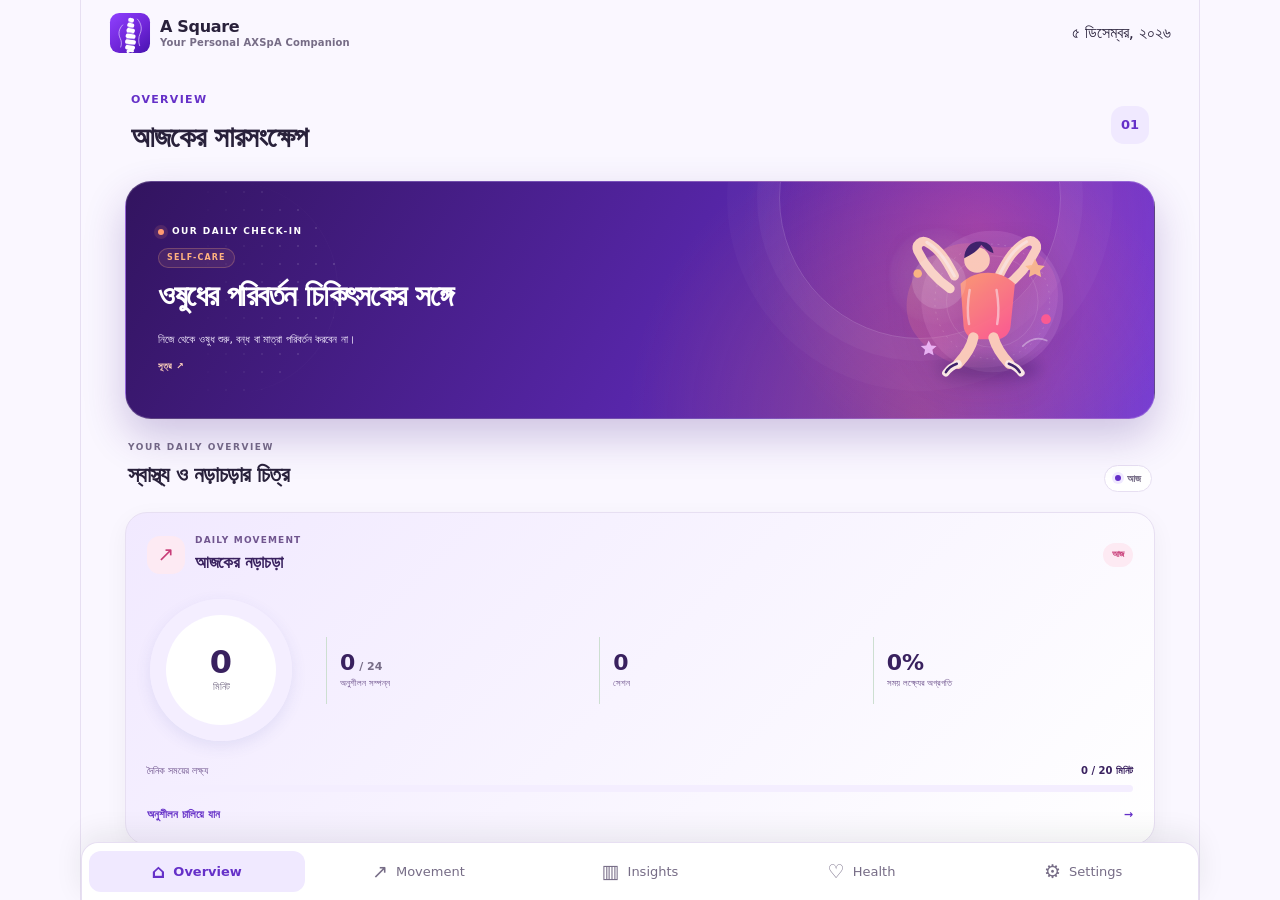
<file: index.html>
<!doctype html>
<html lang="bn">
<head>
  <meta charset="utf-8">
  <meta name="viewport" content="width=device-width, initial-scale=1, viewport-fit=cover">
  <meta name="theme-color" content="#FAF7FF">
  <meta name="description" content="AS Care — personal mobility and health tracking">
  <title>AS Care</title>
  <link rel="manifest" href="./manifest.webmanifest">
  <link rel="icon" href="./assets/images/as-care-spine-v1.svg" type="image/svg+xml">
  <link rel="stylesheet" href="./assets/css/tokens.css">
  <link rel="stylesheet" href="./assets/css/base.css">
  <link rel="stylesheet" href="./assets/css/components.css">
  <link rel="stylesheet" href="./assets/css/pages.css">
  <link rel="stylesheet" href="./assets/css/movement.css">
  <link rel="stylesheet" href="./assets/css/overview.css">
  <link rel="stylesheet" href="./assets/css/theme-overrides.css">
</head>
<body>
  <div class="app-shell">
    <header class="topbar">
      <div class="brand-group"><a class="brand" href="./" aria-label="AS Care home"><img class="brand-logo" src="./assets/images/as-care-spine-v1.svg" alt="" width="42" height="42"></a><div class="brand-copy"><span class="brand-name">A Square</span><span class="brand-tagline">Your Personal AXSpA Companion</span></div></div>
      <div class="topbar-meta"><time id="today-label"></time><span class="status-dot" aria-hidden="true"></span></div>
    </header>
    <main id="app-main">
            <section class="page-panel" data-page-panel="overview" role="tabpanel">
        <div class="panel-heading"><div><p class="eyebrow">OVERVIEW</p><h2>আজকের সারসংক্ষেপ</h2></div><span class="panel-index">01</span></div>
        <div data-overview-content></div>
      </section>
      <section class="page-panel" data-page-panel="movement" role="tabpanel" hidden><div class="panel-heading"><div><p class="eyebrow">DAILY MOVEMENT</p><h2>Movement</h2></div><span class="panel-index">02</span></div><div data-movement-content></div></section>
      <section class="page-panel" data-page-panel="insights" role="tabpanel" hidden><div class="panel-heading"><div><p class="eyebrow">YOUR PROGRESS</p><h2>Insights</h2></div><span class="panel-index">03</span></div><div data-insights-content></div></section>
      <section class="page-panel" data-page-panel="health" role="tabpanel" hidden>
        <div class="panel-heading"><div><p class="eyebrow">HEALTH JOURNAL</p><h2>Health</h2></div><span class="panel-index">04</span></div>
        <div class="health-content" data-health-content>
          <div class="health-main-content" data-health-main-content></div>
          <div data-medication-content></div>
          <div class="health-assessment-content" data-health-assessment-content></div>
        </div>
      </section>
      <section class="page-panel" data-page-panel="settings" role="tabpanel" hidden><div class="panel-heading"><div><p class="eyebrow">PREFERENCES</p><h2>Settings</h2></div><span class="panel-index">05</span></div><div class="settings-content" data-settings-content></div></section>
    </main>
    <nav class="primary-nav" aria-label="প্রধান নেভিগেশন" role="tablist">
      <button class="nav-item" type="button" role="tab" data-page="overview" aria-selected="true"><span aria-hidden="true">⌂</span><span>Overview</span></button>
      <button class="nav-item" type="button" role="tab" data-page="movement" aria-selected="false"><span aria-hidden="true">↗</span><span>Movement</span></button>
      <button class="nav-item" type="button" role="tab" data-page="insights" aria-selected="false"><span aria-hidden="true">▥</span><span>Insights</span></button>
      <button class="nav-item" type="button" role="tab" data-page="health" aria-selected="false"><span aria-hidden="true">♡</span><span>Health</span></button>
      <button class="nav-item" type="button" role="tab" data-page="settings" aria-selected="false"><span aria-hidden="true">⚙</span><span>Settings</span></button>
    </nav>
  </div>
  <div id="toast" class="toast" role="status" aria-live="polite" hidden></div>
  <script>
    // Inline navigation fallback: must work even when ES modules fail to load.
    (() => {
      const validPages = new Set(["overview", "movement", "insights", "health", "settings"]);
      document.addEventListener("click", event => {
        const button = event.target && event.target.closest
          ? event.target.closest("button[data-page]") : null;
        if (!button || !validPages.has(button.dataset.page)) return;
        const page = button.dataset.page;
        document.querySelectorAll("[data-page-panel]").forEach(panel => {
          const active = panel.dataset.pagePanel === page;
          panel.hidden = !active;
          panel.setAttribute("aria-hidden", String(!active));
        });
        document.querySelectorAll("button[data-page]").forEach(tab => {
          const active = tab.dataset.page === page;
          tab.setAttribute("aria-selected", String(active));
          tab.tabIndex = active ? 0 : -1;
        });
      }, true);
    })();
  </script>
  <script src="./assets/js/features/movement/animation-engine.js"></script>
  <script>
    // Classic-script loader catches module download, MIME, and parse failures visibly.
    (() => {
      const showLoadError = error => {
        const host = document.querySelector("[data-overview-content]");
        if (!host) return;
        const card = document.createElement("section");
        card.className = "health-card";
        const title = document.createElement("h3");
        title.textContent = "অ্যাপের JavaScript চালু হয়নি";
        const message = document.createElement("p");
        message.textContent = error && error.message ? error.message : String(error);
        const help = document.createElement("p");
        help.textContent = "Technical diagnostic নিচে দেওয়া হলো। এই লেখাটি কপি করে পাঠান।";
        const details = document.createElement("details");
        details.open = true;
        const summary = document.createElement("summary");
        summary.textContent = "Technical diagnostic";
        const trace = document.createElement("pre");
        trace.style.whiteSpace = "pre-wrap";
        trace.style.overflowWrap = "anywhere";
        trace.textContent = error && error.stack ? String(error.stack) : String(error);
        details.append(summary, trace);
        card.append(title, message, help, details);
        host.replaceChildren(card);
      };
      import("./assets/js/bootstrap.js").catch(showLoadError);
    })();
  </script>
</body>
</html>
</file>
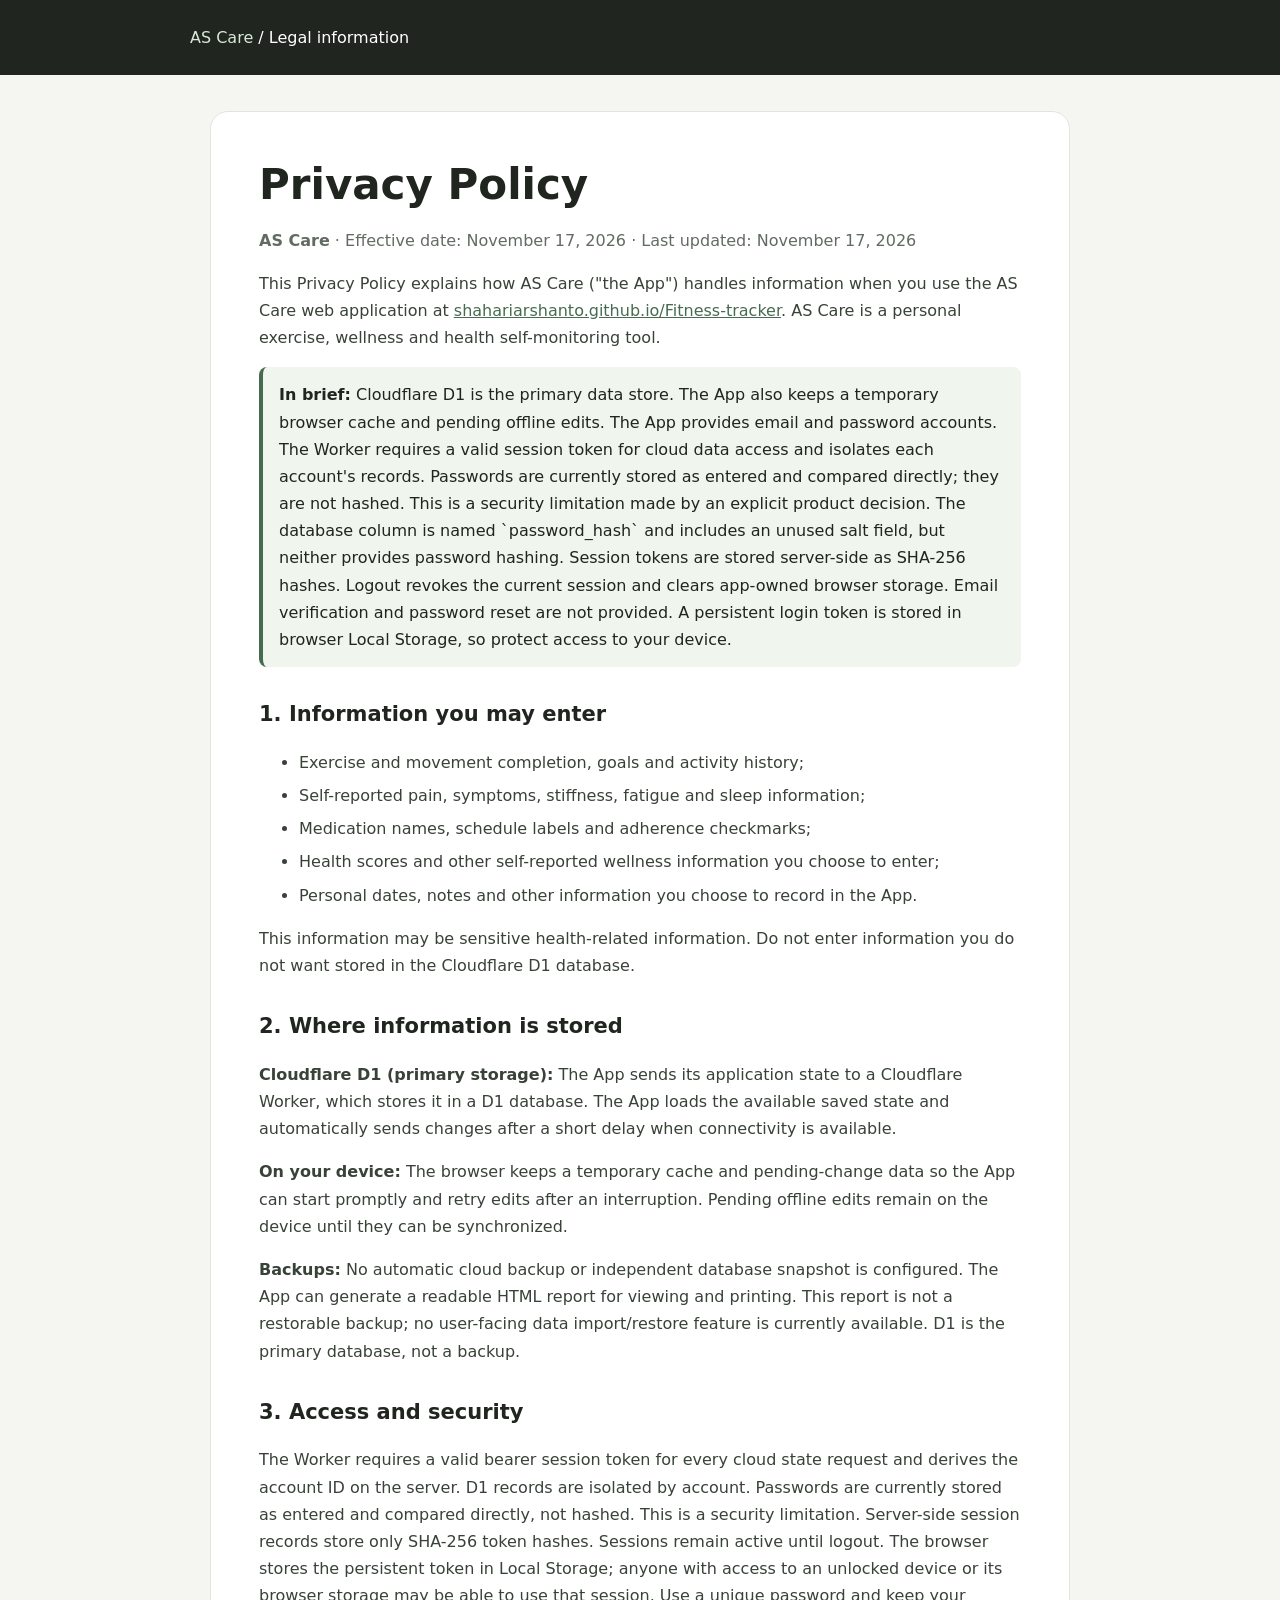
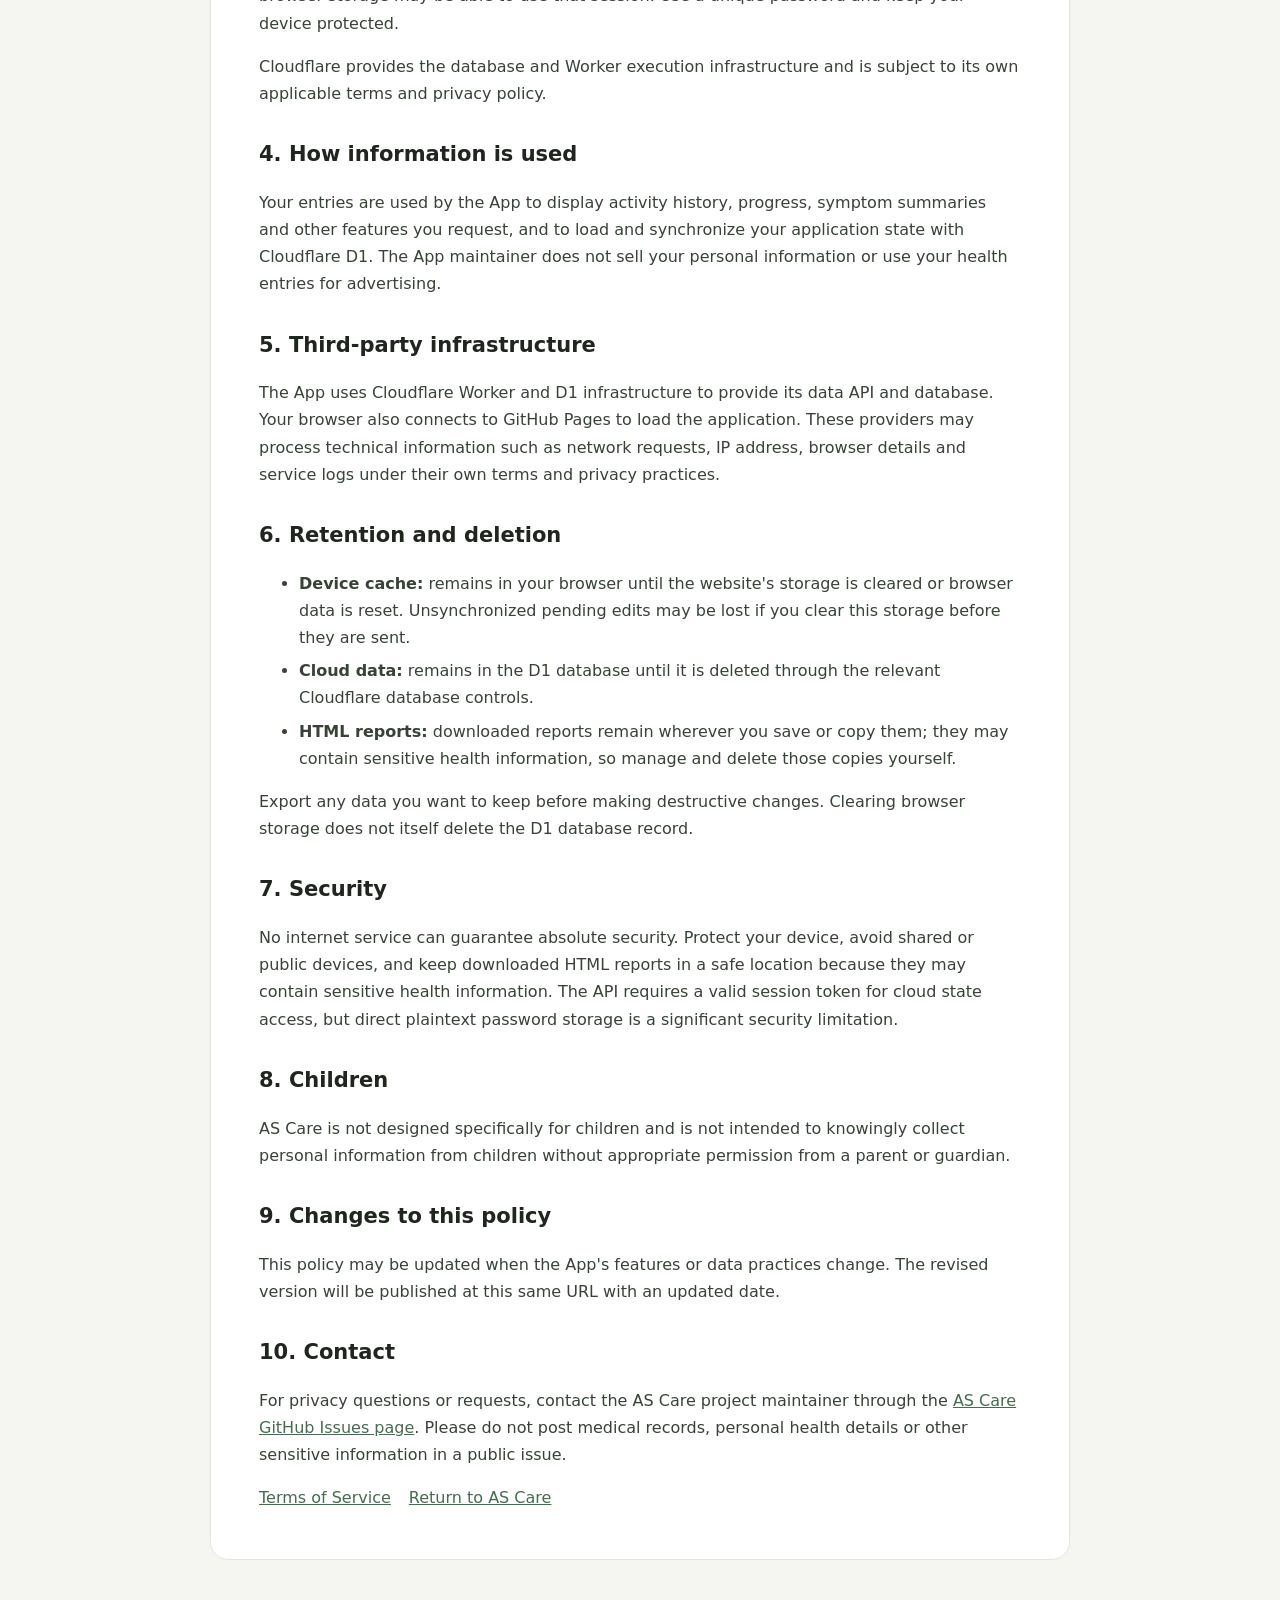
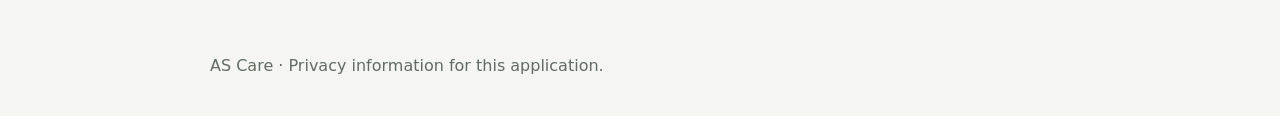
<file: privacy-policy.html>
<!doctype html>
<html lang="en">
<head>
<meta charset="utf-8">
<meta name="viewport" content="width=device-width, initial-scale=1">
<meta name="robots" content="index,follow">
<meta name="theme-color" content="#20251f">
<title>Privacy Policy — AS Care</title>
<style>
:root{color-scheme:light;--bg:#f5f6f2;--paper:#fff;--ink:#20251f;--muted:#626b61;--line:#e1e6dc;--accent:#476b50}
*{box-sizing:border-box}body{margin:0;background:var(--bg);color:var(--ink);font:16px/1.7 system-ui,-apple-system,BlinkMacSystemFont,"Segoe UI",sans-serif}
header{background:#20251f;color:#fff;padding:24px max(20px,calc((100% - 900px)/2))}header a{color:#d8e9d5;text-decoration:none}main{max-width:900px;margin:36px auto;padding:0 20px 56px}.paper{background:var(--paper);border:1px solid var(--line);border-radius:18px;padding:clamp(22px,5vw,48px)}h1{font-size:clamp(30px,5vw,42px);line-height:1.2;margin:0 0 8px}h2{font-size:21px;margin:30px 0 8px}p,li{color:#394238}small,.muted{color:var(--muted)}a{color:var(--accent)}li{margin:6px 0}.notice{padding:14px 16px;border-left:4px solid var(--accent);background:#f0f5ee;border-radius:8px}footer{max-width:900px;margin:0 auto;padding:0 20px 36px;color:var(--muted)}.links{display:flex;gap:18px;flex-wrap:wrap}
</style>
</head>
<body>
<header><a href="./">AS Care</a> / Legal information</header>
<main><article class="paper">
<h1>Privacy Policy</h1>
<p class="muted"><strong>AS Care</strong> · Effective date: November 17, 2026 · Last updated: November 17, 2026</p>
<p>This Privacy Policy explains how AS Care ("the App") handles information when you use the AS Care web application at <a href="https://shahariarshanto.github.io/Fitness-tracker/">shahariarshanto.github.io/Fitness-tracker</a>. AS Care is a personal exercise, wellness and health self-monitoring tool.</p>
<div class="notice"><strong>In brief:</strong> Cloudflare D1 is the primary data store. The App also keeps a temporary browser cache and pending offline edits. The App provides email and password accounts. The Worker requires a valid session token for cloud data access and isolates each account's records. Passwords are currently stored as entered and compared directly; they are not hashed. This is a security limitation made by an explicit product decision. The database column is named `password_hash` and includes an unused salt field, but neither provides password hashing. Session tokens are stored server-side as SHA-256 hashes. Logout revokes the current session and clears app-owned browser storage. Email verification and password reset are not provided. A persistent login token is stored in browser Local Storage, so protect access to your device.</div>
<h2>1. Information you may enter</h2>
<ul>
<li>Exercise and movement completion, goals and activity history;</li>
<li>Self-reported pain, symptoms, stiffness, fatigue and sleep information;</li>
<li>Medication names, schedule labels and adherence checkmarks;</li>
<li>Health scores and other self-reported wellness information you choose to enter;</li>
<li>Personal dates, notes and other information you choose to record in the App.</li>
</ul>
<p>This information may be sensitive health-related information. Do not enter information you do not want stored in the Cloudflare D1 database.</p>
<h2>2. Where information is stored</h2>
<p><strong>Cloudflare D1 (primary storage):</strong> The App sends its application state to a Cloudflare Worker, which stores it in a D1 database. The App loads the available saved state and automatically sends changes after a short delay when connectivity is available.</p>
<p><strong>On your device:</strong> The browser keeps a temporary cache and pending-change data so the App can start promptly and retry edits after an interruption. Pending offline edits remain on the device until they can be synchronized.</p>
<p><strong>Backups:</strong> No automatic cloud backup or independent database snapshot is configured. The App can generate a readable HTML report for viewing and printing. This report is not a restorable backup; no user-facing data import/restore feature is currently available. D1 is the primary database, not a backup.</p>
<h2>3. Access and security</h2>
<p>The Worker requires a valid bearer session token for every cloud state request and derives the account ID on the server. D1 records are isolated by account. Passwords are currently stored as entered and compared directly, not hashed. This is a security limitation. Server-side session records store only SHA-256 token hashes. Sessions remain active until logout. The browser stores the persistent token in Local Storage; anyone with access to an unlocked device or its browser storage may be able to use that session. Use a unique password and keep your device protected.</p>
<p>Cloudflare provides the database and Worker execution infrastructure and is subject to its own applicable terms and privacy policy.</p>
<h2>4. How information is used</h2>
<p>Your entries are used by the App to display activity history, progress, symptom summaries and other features you request, and to load and synchronize your application state with Cloudflare D1. The App maintainer does not sell your personal information or use your health entries for advertising.</p>
<h2>5. Third-party infrastructure</h2>
<p>The App uses Cloudflare Worker and D1 infrastructure to provide its data API and database. Your browser also connects to GitHub Pages to load the application. These providers may process technical information such as network requests, IP address, browser details and service logs under their own terms and privacy practices.</p>
<h2>6. Retention and deletion</h2>
<ul>
<li><strong>Device cache:</strong> remains in your browser until the website's storage is cleared or browser data is reset. Unsynchronized pending edits may be lost if you clear this storage before they are sent.</li>
<li><strong>Cloud data:</strong> remains in the D1 database until it is deleted through the relevant Cloudflare database controls.</li>
<li><strong>HTML reports:</strong> downloaded reports remain wherever you save or copy them; they may contain sensitive health information, so manage and delete those copies yourself.</li>
</ul>
<p>Export any data you want to keep before making destructive changes. Clearing browser storage does not itself delete the D1 database record.</p>
<h2>7. Security</h2>
<p>No internet service can guarantee absolute security. Protect your device, avoid shared or public devices, and keep downloaded HTML reports in a safe location because they may contain sensitive health information. The API requires a valid session token for cloud state access, but direct plaintext password storage is a significant security limitation.</p>
<h2>8. Children</h2>
<p>AS Care is not designed specifically for children and is not intended to knowingly collect personal information from children without appropriate permission from a parent or guardian.</p>
<h2>9. Changes to this policy</h2>
<p>This policy may be updated when the App's features or data practices change. The revised version will be published at this same URL with an updated date.</p>
<h2>10. Contact</h2>
<p>For privacy questions or requests, contact the AS Care project maintainer through the <a href="https://github.com/Shahariarshanto/Fitness-tracker/issues" target="_blank" rel="noopener noreferrer">AS Care GitHub Issues page</a>. Please do not post medical records, personal health details or other sensitive information in a public issue.</p>
<div class="links"><a href="./terms-of-service.html">Terms of Service</a><a href="./">Return to AS Care</a></div>
</article></main>
<footer>AS Care · Privacy information for this application.</footer>
</body></html>
</file>
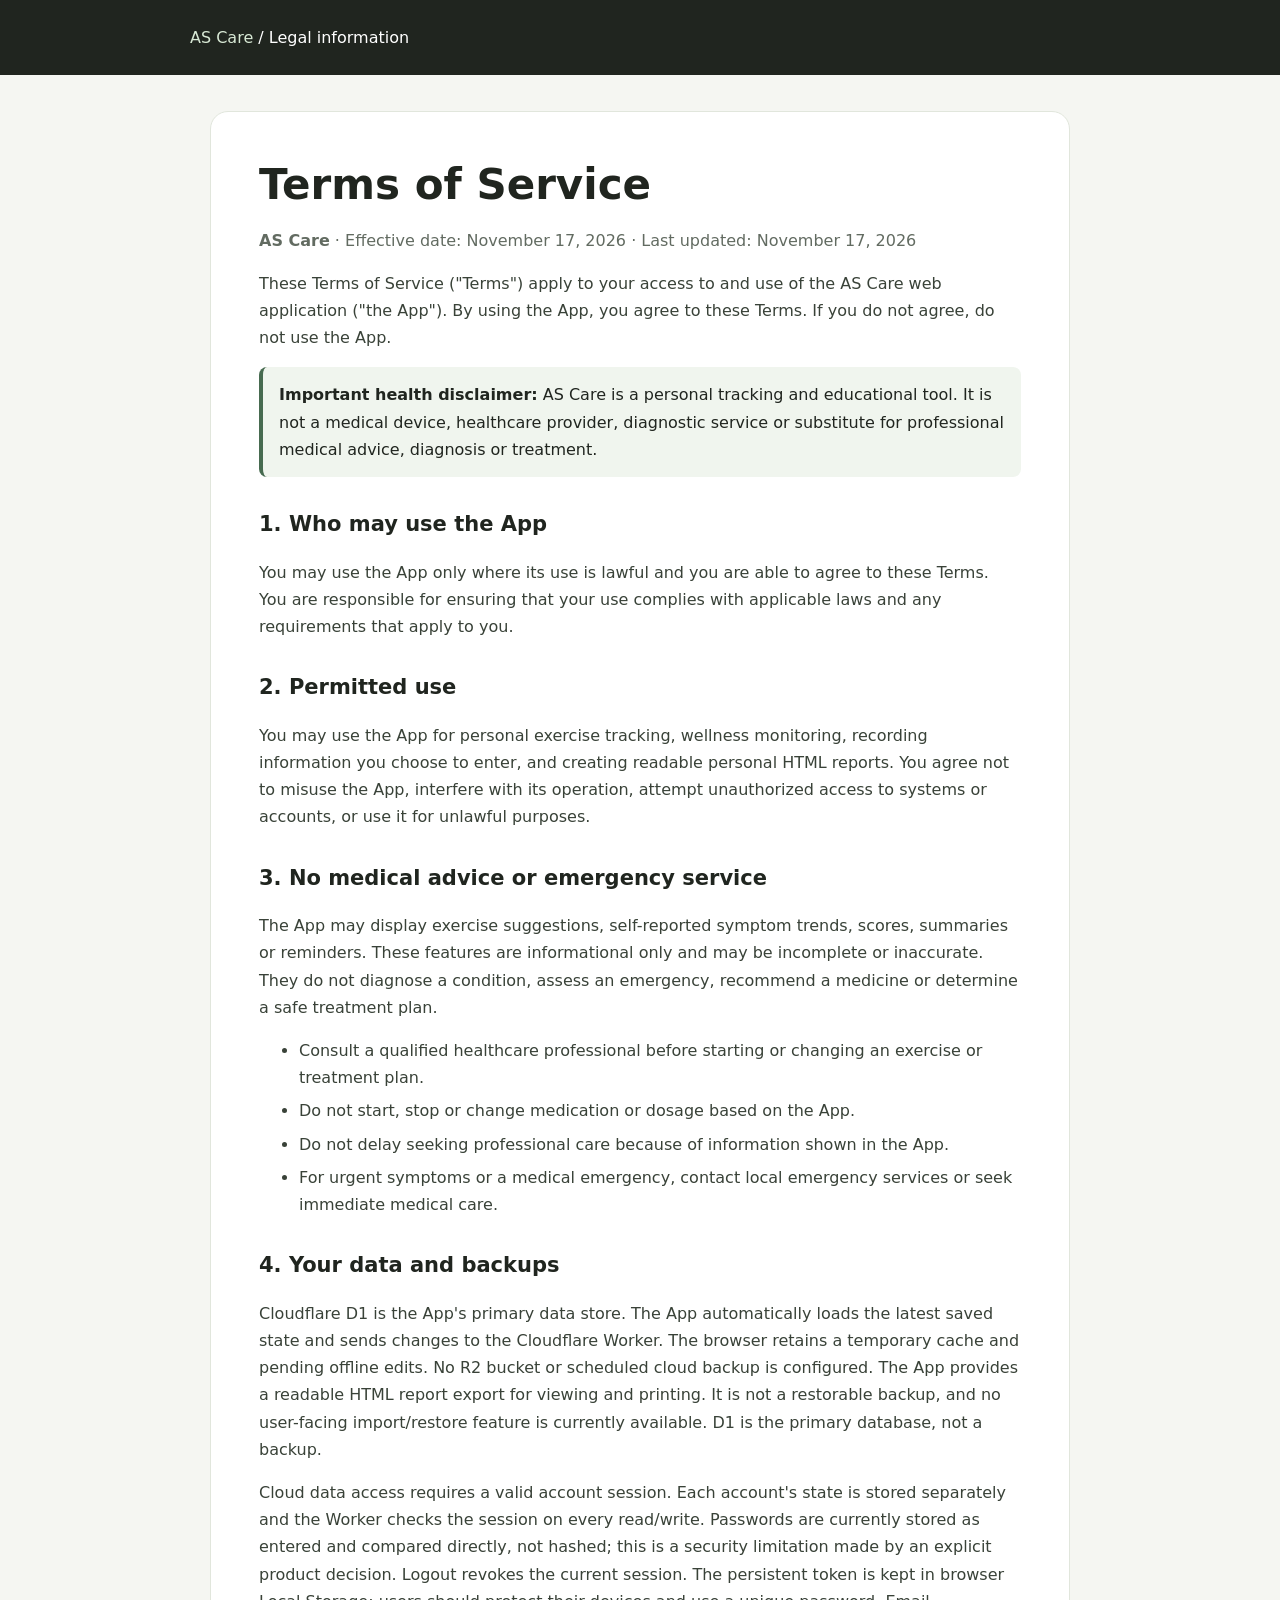
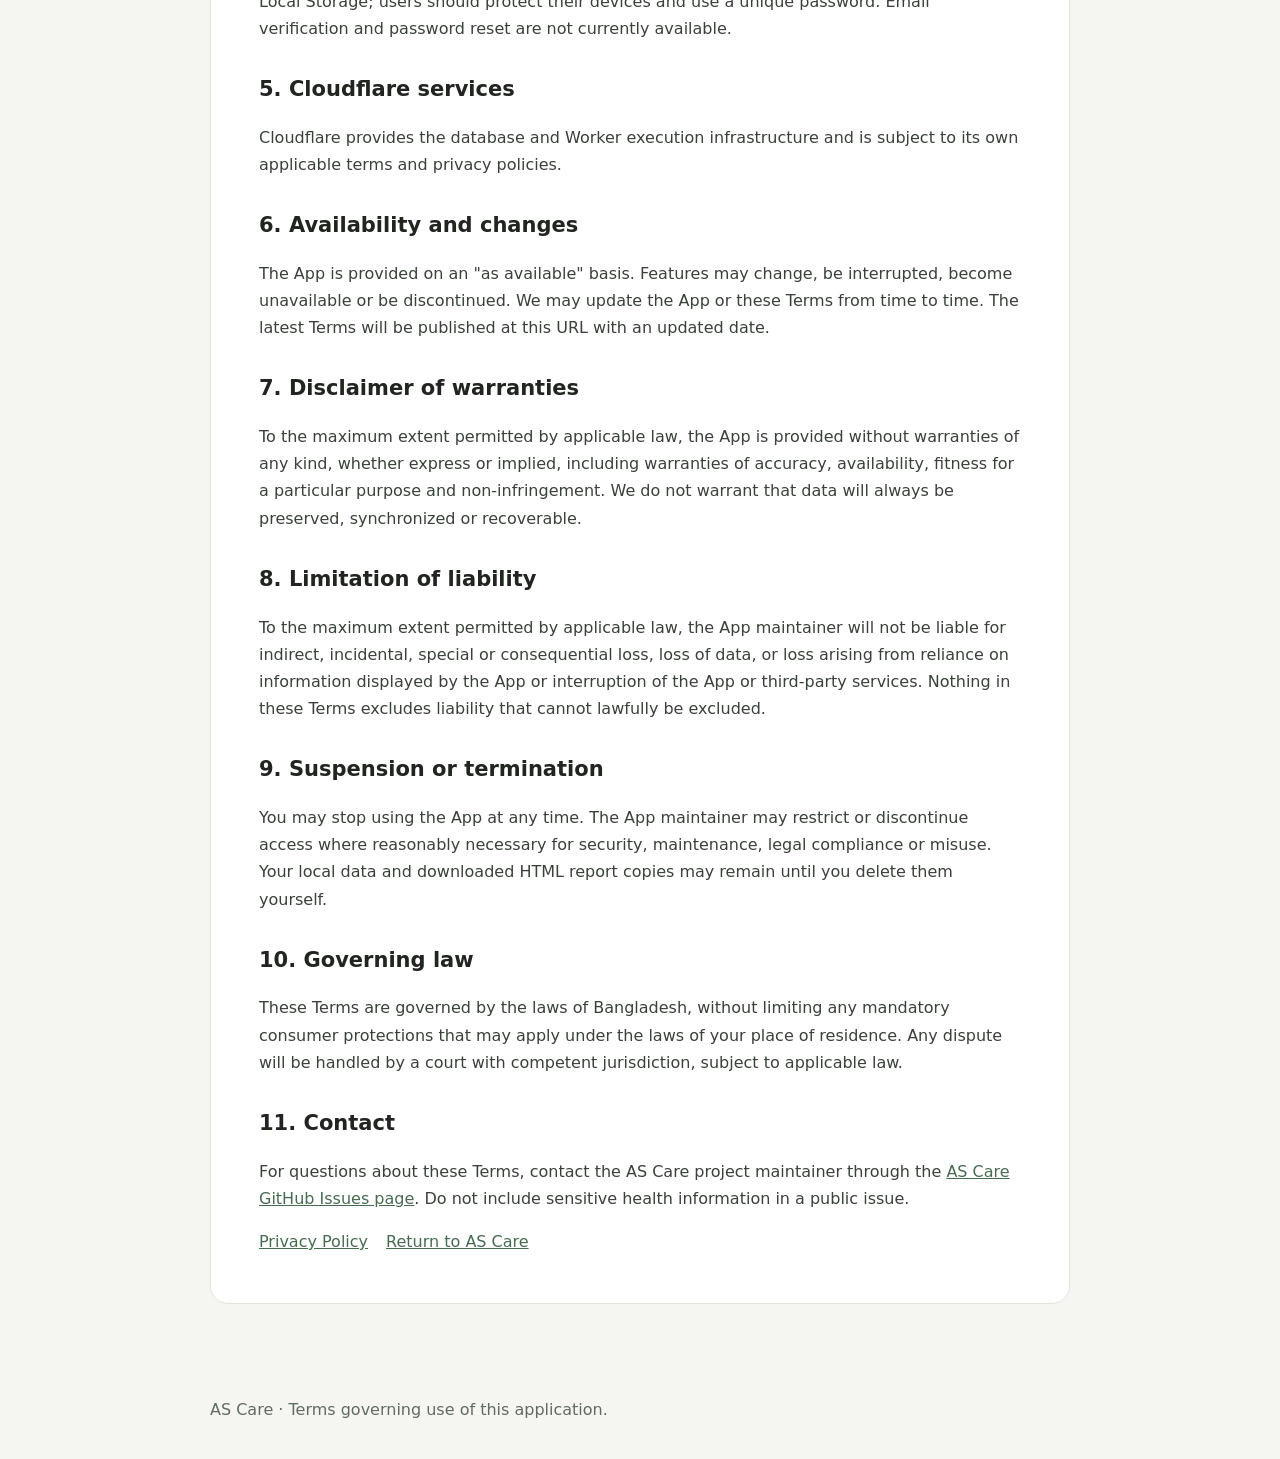
<file: terms-of-service.html>
<!doctype html>
<html lang="en">
<head>
<meta charset="utf-8">
<meta name="viewport" content="width=device-width, initial-scale=1">
<meta name="robots" content="index,follow">
<meta name="theme-color" content="#20251f">
<title>Terms of Service — AS Care</title>
<style>
:root{color-scheme:light;--bg:#f5f6f2;--paper:#fff;--ink:#20251f;--muted:#626b61;--line:#e1e6dc;--accent:#476b50}
*{box-sizing:border-box}body{margin:0;background:var(--bg);color:var(--ink);font:16px/1.7 system-ui,-apple-system,BlinkMacSystemFont,"Segoe UI",sans-serif}
header{background:#20251f;color:#fff;padding:24px max(20px,calc((100% - 900px)/2))}header a{color:#d8e9d5;text-decoration:none}main{max-width:900px;margin:36px auto;padding:0 20px 56px}.paper{background:var(--paper);border:1px solid var(--line);border-radius:18px;padding:clamp(22px,5vw,48px)}h1{font-size:clamp(30px,5vw,42px);line-height:1.2;margin:0 0 8px}h2{font-size:21px;margin:30px 0 8px}p,li{color:#394238}small,.muted{color:var(--muted)}a{color:var(--accent)}li{margin:6px 0}.notice{padding:14px 16px;border-left:4px solid var(--accent);background:#f0f5ee;border-radius:8px}.links{display:flex;gap:18px;flex-wrap:wrap}footer{max-width:900px;margin:0 auto;padding:0 20px 36px;color:var(--muted)}
</style>
</head>
<body>
<header><a href="./">AS Care</a> / Legal information</header>
<main><article class="paper">
<h1>Terms of Service</h1>
<p class="muted"><strong>AS Care</strong> · Effective date: November 17, 2026 · Last updated: November 17, 2026</p>
<p>These Terms of Service ("Terms") apply to your access to and use of the AS Care web application ("the App"). By using the App, you agree to these Terms. If you do not agree, do not use the App.</p>
<div class="notice"><strong>Important health disclaimer:</strong> AS Care is a personal tracking and educational tool. It is not a medical device, healthcare provider, diagnostic service or substitute for professional medical advice, diagnosis or treatment.</div>
<h2>1. Who may use the App</h2>
<p>You may use the App only where its use is lawful and you are able to agree to these Terms. You are responsible for ensuring that your use complies with applicable laws and any requirements that apply to you.</p>
<h2>2. Permitted use</h2>
<p>You may use the App for personal exercise tracking, wellness monitoring, recording information you choose to enter, and creating readable personal HTML reports. You agree not to misuse the App, interfere with its operation, attempt unauthorized access to systems or accounts, or use it for unlawful purposes.</p>
<h2>3. No medical advice or emergency service</h2>
<p>The App may display exercise suggestions, self-reported symptom trends, scores, summaries or reminders. These features are informational only and may be incomplete or inaccurate. They do not diagnose a condition, assess an emergency, recommend a medicine or determine a safe treatment plan.</p>
<ul>
<li>Consult a qualified healthcare professional before starting or changing an exercise or treatment plan.</li>
<li>Do not start, stop or change medication or dosage based on the App.</li>
<li>Do not delay seeking professional care because of information shown in the App.</li>
<li>For urgent symptoms or a medical emergency, contact local emergency services or seek immediate medical care.</li>
</ul>
<h2>4. Your data and backups</h2>
<p>Cloudflare D1 is the App's primary data store. The App automatically loads the latest saved state and sends changes to the Cloudflare Worker. The browser retains a temporary cache and pending offline edits. No R2 bucket or scheduled cloud backup is configured. The App provides a readable HTML report export for viewing and printing. It is not a restorable backup, and no user-facing import/restore feature is currently available. D1 is the primary database, not a backup.</p>
<p>Cloud data access requires a valid account session. Each account's state is stored separately and the Worker checks the session on every read/write. Passwords are currently stored as entered and compared directly, not hashed; this is a security limitation made by an explicit product decision. Logout revokes the current session. The persistent token is kept in browser Local Storage; users should protect their devices and use a unique password. Email verification and password reset are not currently available.</p>
<h2>5. Cloudflare services</h2>
<p>Cloudflare provides the database and Worker execution infrastructure and is subject to its own applicable terms and privacy policies. </p>
<h2>6. Availability and changes</h2>
<p>The App is provided on an "as available" basis. Features may change, be interrupted, become unavailable or be discontinued. We may update the App or these Terms from time to time. The latest Terms will be published at this URL with an updated date.</p>
<h2>7. Disclaimer of warranties</h2>
<p>To the maximum extent permitted by applicable law, the App is provided without warranties of any kind, whether express or implied, including warranties of accuracy, availability, fitness for a particular purpose and non-infringement. We do not warrant that data will always be preserved, synchronized or recoverable.</p>
<h2>8. Limitation of liability</h2>
<p>To the maximum extent permitted by applicable law, the App maintainer will not be liable for indirect, incidental, special or consequential loss, loss of data, or loss arising from reliance on information displayed by the App or interruption of the App or third-party services. Nothing in these Terms excludes liability that cannot lawfully be excluded.</p>
<h2>9. Suspension or termination</h2>
<p>You may stop using the App at any time. The App maintainer may restrict or discontinue access where reasonably necessary for security, maintenance, legal compliance or misuse. Your local data and downloaded HTML report copies may remain until you delete them yourself.</p>
<h2>10. Governing law</h2>
<p>These Terms are governed by the laws of Bangladesh, without limiting any mandatory consumer protections that may apply under the laws of your place of residence. Any dispute will be handled by a court with competent jurisdiction, subject to applicable law.</p>
<h2>11. Contact</h2>
<p>For questions about these Terms, contact the AS Care project maintainer through the <a href="https://github.com/Shahariarshanto/Fitness-tracker/issues" target="_blank" rel="noopener noreferrer">AS Care GitHub Issues page</a>. Do not include sensitive health information in a public issue.</p>
<div class="links"><a href="./privacy-policy.html">Privacy Policy</a><a href="./">Return to AS Care</a></div>
</article></main>
<footer>AS Care · Terms governing use of this application.</footer>
</body></html>
</file>
<file: assets/css/tokens.css>
/* AS Care centralized color system — Vibrant Purple, Orange & Pink */
:root {
  color-scheme: light;
  --brand-primary: #713BDB;
  --brand-secondary: #FF7A32;
  --brand-success: #FF5C91;
  --accent: #6530C8;
  --accent-soft: #F0E9FF;
  --accent-contrast: #FFFFFF;
  --page: #FAF7FF;
  --surface: #FFFFFF;
  --surface-soft: #F4EEFF;
  --text: #29213B;
  --muted: #766C86;
  --line: #E7DFF2;
  --success: #C83D78;
  --success-soft: #FDEAF3;
  --warning: #B94D12;
  --warning-soft: #FFF0E6;
  --danger: #C63855;
  --danger-soft: #FDE9EE;
  --info: #4E55B8;
  --info-soft: #ECEEFF;
  --chart-1: #713BDB;
  --chart-2: #FF7A32;
  --chart-3: #FF5C91;
  --chart-goal: #B94D9A;
  --guide-ink: var(--text);
  --guide-blue: var(--brand-primary);
  --guide-blue-deep: var(--accent);
  --guide-pale: var(--surface-soft);
  --guide-green: var(--success);
  --guide-amber: var(--brand-secondary);
  --guide-card: var(--surface);
  --guide-border: var(--line);
  --guide-stage: #F5F0FF;
  --guide-stage-deep: #EDE3FF;
  --guide-stage-text: #766C86;
  --guide-topbar-start: #713BDB;
  --guide-topbar-end: #4D269B;
  --overview-hero-start: #5125A8;
  --overview-hero-mid: #713BDB;
  --overview-hero-end: #A54BCB;
  --overview-hero-text: #FFFFFF;
  --overview-hero-muted: #E9D9FF;
  --overview-movement-bg: #F1E9FF;
  --overview-movement-ink: #39215F;
  --overview-movement-muted: #70558E;
  --overview-medication-bg: #FFF0E6;
  --overview-medication-border: #FFD3B8;
  --overview-health-icon-bg: #FDEAF3;
  --overview-health-icon: #C63878;
  --overview-week-icon-bg: #ECEEFF;
  --overview-week-icon: #4E55B8;
  --shadow: 0 12px 34px rgba(67, 35, 112, .09);
  --radius-lg: 22px;
  --radius-md: 15px;
  --radius-sm: 11px;
  --content-width: 1120px;
  font-family: "Hind Siliguri", system-ui, sans-serif;
}
:root[data-theme="dark"] {
  color-scheme: dark;
  --brand-primary: #B99AFF;
  --brand-secondary: #FF9A5F;
  --brand-success: #FF82AD;
  --accent: #B99AFF;
  --accent-soft: #382653;
  --accent-contrast: #241536;
  --page: #171120;
  --surface: #241B30;
  --surface-soft: #30243F;
  --text: #F5EFFB;
  --muted: #C0B3CF;
  --line: #493A59;
  --success: #FF82AD;
  --success-soft: #48283A;
  --warning: #FFAE7D;
  --warning-soft: #493023;
  --danger: #FF8297;
  --danger-soft: #482530;
  --info: #A5A9FF;
  --info-soft: #2E3050;
  --chart-1: #B99AFF;
  --chart-2: #FF9A5F;
  --chart-3: #FF82AD;
  --chart-goal: #D58BCA;
  --guide-ink: var(--text);
  --guide-blue: var(--brand-primary);
  --guide-blue-deep: var(--accent);
  --guide-pale: var(--surface-soft);
  --guide-green: var(--success);
  --guide-amber: var(--brand-secondary);
  --guide-card: var(--surface);
  --guide-border: var(--line);
  --guide-stage: #2B2039;
  --guide-stage-deep: #382849;
  --guide-stage-text: #C0B3CF;
  --guide-topbar-start: #7045B4;
  --guide-topbar-end: #45266F;
  --overview-hero-start: #45266F;
  --overview-hero-mid: #65399A;
  --overview-hero-end: #914C9E;
  --overview-hero-text: #FFF9FF;
  --overview-hero-muted: #E4D1F2;
  --overview-movement-bg: #332344;
  --overview-movement-ink: #F1E5FF;
  --overview-movement-muted: #C7B3DE;
  --overview-medication-bg: #3E2A25;
  --overview-medication-border: #654438;
  --overview-health-icon-bg: #48283A;
  --overview-health-icon: #FF9ABC;
  --overview-week-icon-bg: #2E3050;
  --overview-week-icon: #B9BCFF;
  --shadow: 0 12px 34px rgba(0, 0, 0, .3);
}
@media (prefers-color-scheme: dark) {
  :root:not([data-theme="light"]) {
    color-scheme: dark;
    --brand-primary: #B99AFF;
    --brand-secondary: #FF9A5F;
    --brand-success: #FF82AD;
    --accent: #B99AFF;
    --accent-soft: #382653;
    --accent-contrast: #241536;
    --page: #171120;
    --surface: #241B30;
    --surface-soft: #30243F;
    --text: #F5EFFB;
    --muted: #C0B3CF;
    --line: #493A59;
    --success: #FF82AD;
    --success-soft: #48283A;
    --warning: #FFAE7D;
    --warning-soft: #493023;
    --danger: #FF8297;
    --danger-soft: #482530;
    --info: #A5A9FF;
    --info-soft: #2E3050;
    --chart-1: #B99AFF;
    --chart-2: #FF9A5F;
    --chart-3: #FF82AD;
    --chart-goal: #D58BCA;
    --guide-ink: var(--text);
    --guide-blue: var(--brand-primary);
    --guide-blue-deep: var(--accent);
    --guide-pale: var(--surface-soft);
    --guide-green: var(--success);
    --guide-amber: var(--brand-secondary);
    --guide-card: var(--surface);
    --guide-border: var(--line);
    --guide-stage: #2B2039;
    --guide-stage-deep: #382849;
    --guide-stage-text: #C0B3CF;
    --guide-topbar-start: #7045B4;
    --guide-topbar-end: #45266F;
    --overview-hero-start: #45266F;
    --overview-hero-mid: #65399A;
    --overview-hero-end: #914C9E;
    --overview-hero-text: #FFF9FF;
    --overview-hero-muted: #E4D1F2;
    --overview-movement-bg: #332344;
    --overview-movement-ink: #F1E5FF;
    --overview-movement-muted: #C7B3DE;
    --overview-medication-bg: #3E2A25;
    --overview-medication-border: #654438;
    --overview-health-icon-bg: #48283A;
    --overview-health-icon: #FF9ABC;
    --overview-week-icon-bg: #2E3050;
    --overview-week-icon: #B9BCFF;
    --shadow: 0 12px 34px rgba(0, 0, 0, .3);
  }
}
</file>
<file: assets/css/base.css>
* { box-sizing: border-box; }
html { min-height: 100%; background: var(--page); }
body { min-width: 320px; min-height: 100vh; margin: 0; padding: env(safe-area-inset-top) 0 env(safe-area-inset-bottom); background: var(--page); color: var(--text); line-height: 1.55; }
button, input, select, textarea { font: inherit; }
button { color: inherit; }
a { color: inherit; text-decoration: none; }
[hidden] { display: none !important; }
.app-shell { width: 100%; margin: 0 auto; }
.topbar { display: flex; align-items: center; justify-content: space-between; gap: 10px; min-height: 0; padding: 10px clamp(12px, 3.5vw, 28px); }
.brand-group { display: flex; min-width: 0; flex: 1 1 auto; align-items: center; gap: 9px; }
.brand { display: inline-flex; flex: 0 0 42px; align-items: center; justify-content: center; }
.brand-copy { display: flex; min-width: 0; flex-direction: column; align-items: flex-start; justify-content: center; gap: 1px; }
.brand-name { display: block; max-width: 100%; color: var(--text); font-size: 16px; font-weight: 700; line-height: 1.2; letter-spacing: -.02em; }
.brand-tagline { display: block; max-width: min(100%, 190px); margin: 0; padding: 0; color: var(--muted); font-size: 10px; font-weight: 550; line-height: 1.25; letter-spacing: .015em; overflow-wrap: anywhere; }
.status-dot { width: 8px; height: 8px; border-radius: 50%; background: var(--accent); }
.eyebrow { margin: 0 0 7px; color: var(--accent); font-size: 11px; font-weight: 700; letter-spacing: .12em; }
h1, h2, h3, p { margin-top: 0; }
h1 { max-width: 620px; margin-bottom: 8px; font-size: clamp(27px,6vw,42px); line-height: 1.2; letter-spacing: -.035em; }
.primary-nav { display: grid; grid-template-columns: repeat(5,minmax(0,1fr)); gap: 6px; margin-bottom: 24px; padding: 7px; border: 1px solid var(--line); border-radius: 17px; background: var(--surface); }
.nav-item { display: flex; min-width: 0; flex-direction: column; align-items: center; gap: 2px; padding: 9px 3px; border: 0; border-radius: 12px; background: transparent; color: var(--muted); cursor: pointer; font-size: 11px; }
.nav-item > span:first-child { font-size: 19px; line-height: 1.2; }
.nav-item[aria-selected="true"] { background: var(--accent-soft); color: var(--accent); font-weight: 700; }
.page-panel { min-height: 300px; padding: 16px; border: 1px solid var(--line); border-radius: var(--radius-lg); background: var(--surface); box-shadow: var(--shadow); }
.panel-heading { display: flex; align-items: center; justify-content: space-between; margin-bottom: 20px; }
.panel-heading h2 { margin: 0; font-size: 25px; }
.panel-index { color: var(--muted); font-size: 13px; font-variant-numeric: tabular-nums; }
.welcome-card { display: flex; gap: 16px; align-items: flex-start; padding: 20px; border: 1px solid var(--line); border-radius: var(--radius-md); background: var(--surface-soft); }
.card-icon { display: grid; width: 42px; height: 42px; flex: 0 0 42px; place-items: center; border-radius: 14px; background: var(--accent); color: white; font-size: 22px; }
.welcome-card h3 { margin-bottom: 5px; font-size: 18px; }
.welcome-card p, .empty-panel p { margin: 0; color: var(--muted); }
.empty-panel { display: grid; min-height: 180px; place-content: center; justify-items: center; gap: 12px; text-align: center; }
.empty-panel > span { display: grid; width: 48px; height: 48px; place-items: center; border-radius: 16px; background: var(--accent-soft); color: var(--accent); font-size: 25px; }
.app-footer { display: flex; justify-content: space-between; gap: 12px; padding: 22px 4px 30px; color: var(--muted); font-size: 11px; }
.toast { position: fixed; right: 16px; bottom: calc(86px + env(safe-area-inset-bottom)); left: 16px; z-index: 5; width: max-content; max-width: min(440px,calc(100vw - 32px)); margin: auto; padding: 12px 16px; border: 1px solid color-mix(in srgb, var(--surface) 16%, transparent); border-radius: 14px; background: var(--text); color: var(--surface); box-shadow: 0 12px 34px rgba(0,0,0,.18); opacity: 0; transform: translateY(12px) scale(.98); transition: opacity .24s ease, transform .28s cubic-bezier(.2,.8,.2,1); pointer-events: none; }
.toast.is-visible { opacity: 1; transform: translateY(0) scale(1); }
@media (min-width: 700px) {
  body { padding-right: 20px; padding-left: 20px; }
  .topbar { min-height: 0; padding: 12px 28px; }
  .nav-item { flex-direction: row; justify-content: center; gap: 8px; font-size: 13px; }
  .app-shell { width: min(100%, var(--content-width)); }
  .page-panel { padding: 24px; }
}


/* Viewport layout: content scrolls in its own area; navigation owns the bottom row. */
html, body {
  width: 100%;
  height: 100%;
  overflow: hidden;
}
body {
  min-height: 100vh;
  min-height: 100dvh;
}
.app-shell {
  display: grid;
  grid-template-rows: auto minmax(0, 1fr) auto auto;
  width: min(100%, var(--content-width));
  height: calc(100vh - env(safe-area-inset-top) - env(safe-area-inset-bottom));
  height: calc(100dvh - env(safe-area-inset-top) - env(safe-area-inset-bottom));
  min-height: 0;
  margin: 0 auto;
}
#app-main {
  min-height: 0;
  overflow-y: auto;
  overscroll-behavior: contain;
  padding-bottom: 16px;
}
.primary-nav {
  position: relative;
  inset: auto;
  z-index: 2;
  display: grid;
  grid-template-columns: repeat(5, minmax(0, 1fr));
  gap: 6px;
  width: 100%;
  margin: 0;
  padding: 8px 7px calc(8px + env(safe-area-inset-bottom));
  border: 1px solid var(--line);
  border-bottom: 0;
  border-radius: 17px 17px 0 0;
  background: var(--surface);
  box-shadow: 0 -8px 28px rgba(20, 40, 28, .08);
  transform: none;
}
.app-footer {
  padding: 10px 4px;
}
@media (min-width: 700px) {
  .app-shell { border-left: 1px solid var(--line); border-right: 1px solid var(--line); }
}
</file>
<file: assets/css/components.css>
/* Shared components: controls, feedback, progress and form primitives. */
.button-primary, .button-secondary, .form-field input, .form-field textarea, .form-field select {
  border: 1px solid var(--line);
  border-radius: var(--radius-sm);
  font: inherit;
}
.button-primary, .button-secondary { min-height: 42px; padding: 9px 15px; cursor: pointer; }
.button-primary { border-color: var(--accent); background: var(--accent); color: #fff; font-weight: 700; }
.button-secondary { background: var(--surface); color: var(--text); }
.progress-bar { display: flex; align-items: center; gap: 10px; }
.progress-bar-track { height: 9px; flex: 1; overflow: hidden; border-radius: 99px; background: var(--surface-soft); }
.progress-bar-track span { display: block; height: 100%; border-radius: inherit; background: var(--accent); transition: width .2s ease; }
.progress-value { min-width: 3.2em; color: var(--muted); font-size: 12px; text-align: right; font-variant-numeric: tabular-nums; }
.progress-ring, .progress-donut { display: block; max-width: 100%; }
.form-field { display: grid; gap: 6px; margin: 0 0 14px; }
.form-field > label { font-size: 14px; font-weight: 650; }
.form-field input, .form-field textarea, .form-field select { width: 100%; min-height: 42px; padding: 9px 11px; background: var(--surface); color: var(--text); }
.form-field textarea { min-height: 86px; resize: vertical; }
.form-hint { color: var(--muted); font-size: 12px; }
.range-control { display: flex; align-items: center; gap: 12px; }
.range-control input { flex: 1; padding: 0; }
.range-control output { min-width: 2em; font-weight: 700; text-align: center; }
.toast[data-type="success"] { background: var(--accent); color: #fff; }
.toast[data-type="error"] { background: #a83232; color: #fff; }
.feedback-dialog { width: min(92vw, 420px); padding: 22px; border: 1px solid var(--line); border-radius: var(--radius-lg); background: var(--surface); color: var(--text); box-shadow: var(--shadow); }
.feedback-dialog::backdrop { background: rgb(10 20 14 / 48%); }
.feedback-dialog h2 { margin: 0 0 8px; font-size: 20px; }
.feedback-dialog p { color: var(--muted); }
.feedback-dialog-actions { display: flex; justify-content: flex-end; gap: 9px; }
@media (prefers-reduced-motion: reduce) { .progress-bar-track span { transition: none; } }
</file>
<file: assets/css/pages.css>
/* Settings feature layout */
.settings-actions { display:flex; flex-wrap:wrap; gap:8px; margin-top:14px; }
.settings-actions button { min-height:40px; padding:9px 12px; border:1px solid var(--line); border-radius:var(--radius-sm); background:var(--surface-soft); color:var(--text); font:inherit; font-size:13px; cursor:pointer; }
.settings-actions button[data-backup-export] { background:var(--accent); border-color:var(--accent); color:white; }
.settings-actions button:focus-visible { outline:2px solid var(--accent); outline-offset:2px; }
@media (max-width:380px) { .settings-actions button { flex:1 1 100%; } }
.settings-content { display: grid; gap: 16px; }
.settings-section { padding: 18px; border: 1px solid var(--line); border-radius: var(--radius-md); background: var(--surface); }
.settings-section h3 { margin: 0 0 14px; font-size: 17px; }
.settings-field, .settings-info { display: flex; align-items: center; justify-content: space-between; gap: 14px; padding: 12px 0; border-bottom: 1px solid var(--line); font-size: 14px; }
.settings-field:last-of-type, .settings-info:last-of-type { border-bottom: 0; }
.settings-field select, .settings-field input { width: min(48%, 190px); min-height: 40px; padding: 7px 10px; border: 1px solid var(--line); border-radius: var(--radius-sm); background: var(--surface-soft); color: var(--text); }
.settings-field input { text-align: right; }
.settings-field select:disabled { opacity: .65; }
.setting-toggle { display: flex; align-items: center; justify-content: space-between; gap: 14px; padding: 12px 0; border-bottom: 1px solid var(--line); cursor: pointer; }
.setting-toggle:last-of-type { border-bottom: 0; }
.setting-toggle span { display: grid; gap: 3px; }
.setting-toggle strong, .settings-info strong { font-size: 14px; }
.setting-toggle small, .settings-note { color: var(--muted); font-size: 12px; }
.setting-toggle input { width: 21px; height: 21px; flex: 0 0 auto; accent-color: var(--accent); }
.settings-note { margin: 10px 0 0; line-height: 1.6; }
.settings-info strong { text-align: right; }
@media (max-width: 380px) { .settings-section { padding: 14px; } .settings-field { align-items: flex-start; flex-direction: column; } .settings-field select, .settings-field input { width: 100%; } }

/* Health feature */
.health-content { display: grid; gap: 16px; }
.health-card { min-width: 0; padding: 18px; border: 1px solid var(--line); border-radius: var(--radius-md); background: var(--surface); }
.health-card h3 { margin: 0 0 12px; font-size: 18px; }
.health-card h4 { margin: 18px 0 8px; font-size: 14px; }
.health-card-heading { display: flex; align-items: center; justify-content: space-between; gap: 12px; margin-bottom: 12px; }
.health-card-heading h3 { margin: 0; }
.health-date, .health-note { color: var(--muted); font-size: 12px; }
.health-note { line-height: 1.6; margin: 8px 0 14px; }
.health-range, .health-question { display: grid; grid-template-columns: 1fr auto; align-items: center; gap: 7px 12px; padding: 11px 0; border-bottom: 1px solid var(--line); font-size: 14px; }
.health-range input, .health-question input { grid-column: 1; width: 100%; accent-color: var(--accent); }
.health-range output, .health-question output { grid-column: 2; grid-row: 1 / span 2; min-width: 38px; color: var(--accent); font-weight: 700; text-align: right; }
.health-card .button-primary { width: 100%; margin-top: 16px; }
.health-score { color: var(--accent); font-size: 26px; font-variant-numeric: tabular-nums; }
.health-score small { margin-left: 3px; font-size: 12px; }
.health-card .form-field { margin-top: 12px; }
.health-history { display: grid; gap: 8px; margin: 0; padding: 0; list-style: none; }
.health-history li { display: flex; align-items: center; justify-content: space-between; gap: 10px; padding: 10px 0; border-bottom: 1px solid var(--line); font-size: 13px; }
.health-history li span { display: grid; gap: 3px; }
@media (max-width: 380px) { .health-card { padding: 14px; } .health-card-heading { align-items: flex-start; } }

.health-disclaimer { margin: 0; padding: 12px 14px; border: 1px solid var(--line); border-radius: var(--radius-sm); background: var(--surface-soft); color: var(--muted); font-size: 12px; line-height: 1.6; }


/* Health journal — rebuilt dashboard */
.health-intro { padding: 18px; border-radius: var(--radius-md); background: var(--surface-soft); border: 1px solid var(--line); }
.health-intro h3 { margin: 5px 0 7px; font-size: 20px; }
.health-intro p:last-child { margin: 0; color: var(--muted); font-size: 13px; line-height: 1.6; }
.health-overview { display: grid; grid-template-columns: repeat(2,minmax(0,1fr)); gap: 9px; }
.health-overview article { min-width: 0; padding: 13px 11px; display: grid; gap: 8px; border: 1px solid var(--line); border-radius: var(--radius-md); background: var(--surface); }
.health-overview span { color: var(--muted); font-size: 11px; line-height: 1.4; }
.health-overview strong { font-size: 21px; color: var(--accent); font-variant-numeric: tabular-nums; overflow-wrap: anywhere; }
.health-input { display: grid; grid-template-columns: minmax(0,1fr) auto; gap: 7px 12px; padding: 12px 0; border-bottom: 1px solid var(--line); font-size: 14px; }
.health-input input { grid-column: 1; width: 100%; accent-color: var(--accent); }
.health-input output { grid-column: 2; grid-row: 1 / span 2; min-width: 42px; align-self: center; color: var(--accent); font-weight: 700; text-align: right; }
.health-empty { color: var(--muted); font-size: 13px; }
.health-card .form-field { display: grid; gap: 7px; margin: 12px 0; font-size: 13px; }
.health-card .form-field input,.health-card .form-field textarea { width: 100%; min-height: 42px; padding: 10px 12px; border: 1px solid var(--line); border-radius: var(--radius-sm); background: var(--surface-soft); color: var(--text); font: inherit; }
.health-card .form-field textarea { min-height: 70px; resize: vertical; }
.health-card .health-history { margin-top: 12px; }
.health-card .health-history li { align-items: center; }
@media (max-width: 360px) { .health-overview { gap: 6px; } .health-overview article { padding: 10px 8px; } .health-overview strong { font-size: 18px; } }


/* Medication tracker */
.medication-section { display: grid; gap: 15px; margin-top: 0; }
[data-medication-content] { display:grid; gap:12px; margin-top:20px; padding-top:18px; border-top:1px solid var(--line); }
.medication-heading { display: flex; align-items: flex-start; justify-content: space-between; gap: 12px; }
.medication-heading h3 { margin: 4px 0 0; font-size: 19px; }
.medication-date { color: var(--muted); font-size: 11px; }
.medication-summary { display: grid; grid-template-columns: repeat(3,minmax(0,1fr)); gap: 8px; }
.medication-summary article { min-width: 0; display: grid; gap: 5px; padding: 12px 9px; border: 1px solid var(--line); border-radius: var(--radius-md); background: var(--surface); }
.medication-summary strong { color: var(--accent); font-size: 22px; font-variant-numeric: tabular-nums; }
.medication-summary span { color: var(--muted); font-size: 11px; line-height: 1.4; }
.medication-form, .medication-item { padding: 16px; border: 1px solid var(--line); border-radius: var(--radius-md); background: var(--surface); }
.medication-form h4, .medication-list > h4, .medication-history > h4 { margin: 0 0 13px; font-size: 15px; }
.medication-form .button-primary, .medication-edit .button-primary { width: 100%; }
.medication-list { display: grid; gap: 10px; }
.medication-list > h4 { margin-bottom: 0; }
.medication-item { min-width: 0; padding: 14px; }
.medication-item-head { display: flex; justify-content: space-between; align-items: flex-start; gap: 10px; }
.medication-item-head h4 { margin: 0 0 4px; font-size: 16px; overflow-wrap: anywhere; }
.medication-item-head p { margin: 0; color: var(--muted); font-size: 13px; }
.medication-status { flex: 0 0 auto; padding: 5px 8px; border-radius: 99px; background: var(--surface-soft); color: var(--muted); font-size: 11px; }
.medication-status[data-status="taken"] { background: color-mix(in srgb, var(--accent) 14%, var(--surface)); color: var(--accent); }
.medication-status[data-status="skipped"] { color: #a34b35; }
.medication-meta { display: flex; justify-content: space-between; gap: 10px; margin-top: 11px; color: var(--muted); font-size: 12px; }
.medication-instructions { margin: 9px 0 0; color: var(--muted); font-size: 12px; line-height: 1.5; }
.medication-actions { display: grid; grid-template-columns: repeat(2,minmax(0,1fr)); gap: 7px; margin-top: 13px; }
.medication-actions button { min-width: 0; padding: 8px 9px; font-size: 12px; }
.medication-actions button:disabled { opacity: .55; cursor: default; }
.medication-edit { margin-top: 12px; padding-top: 10px; border-top: 1px solid var(--line); }
.medication-edit summary, .medication-history summary { color: var(--accent); cursor: pointer; font-size: 13px; }
.medication-edit form { margin-top: 12px; }
.medication-history { display: grid; gap: 8px; padding: 15px; border: 1px solid var(--line); border-radius: var(--radius-md); background: var(--surface); }
.medication-history > h4 { margin-bottom: 0; }
.medication-history details { padding: 8px 0; border-bottom: 1px solid var(--line); }
.medication-history details > div { display: grid; gap: 5px; padding: 9px 0 0; color: var(--muted); font-size: 12px; }
.medication-disclaimer { margin: 0; color: var(--muted); font-size: 12px; line-height: 1.6; }
@media (max-width: 360px) { .medication-summary { gap: 5px; } .medication-summary article { padding: 10px 7px; } .medication-summary strong { font-size: 19px; } .medication-form, .medication-item { padding: 12px; } }

/* Medication adherence toggle: clearly highlight the current selection. */
.medication-actions button.is-selected { border-color: var(--accent); background: var(--accent); color: #fff; font-weight: 700; box-shadow: 0 0 0 2px color-mix(in srgb, var(--accent) 18%, transparent); }
.medication-actions button.is-selected.is-skipped { border-color: #a34b35; background: #a34b35; color: #fff; box-shadow: 0 0 0 2px rgb(163 75 53 / 18%); }
.medication-actions button:focus-visible { outline: 3px solid var(--accent); outline-offset: 2px; }


/* Insights dashboard */
[data-insights-content] { display:grid; gap:14px; }
.insight-card { min-width:0; padding:16px; border:1px solid var(--line); border-radius:var(--radius-md); background:var(--surface); }
.insight-card h3 { margin:3px 0 13px; font-size:17px; }
.insight-calendar-head { display:grid; grid-template-columns:40px 1fr 40px; align-items:center; gap:8px; margin-bottom:12px; }
.insight-calendar-head h3 { margin:0; text-align:center; }
.insight-calendar-head button { min-height:38px; padding:4px; font-size:23px; }
.insight-calendar-grid { display:grid; grid-template-columns:repeat(7,minmax(0,1fr)); gap:5px; }
.insight-weekday { padding:5px 0; color:var(--muted); text-align:center; font-size:10px; }
.insight-day { position:relative; display:grid; place-items:center; min-width:0; min-height:39px; padding:3px; border:1px solid transparent; border-radius:10px; background:var(--surface-soft); color:var(--text); font:inherit; font-size:12px; cursor:pointer; }
.insight-day.is-outside { opacity:.35; }
.insight-day.is-active { border-color:var(--accent); background:var(--accent); color:#fff; font-weight:700; }
.insight-day i,.insight-legend i { width:5px; height:5px; border-radius:50%; background:var(--accent); }
.insight-day i { position:absolute; bottom:3px; }
.insight-day.is-active i { background:#fff; }
.insight-legend { display:flex; align-items:center; gap:7px; margin:10px 0 0; color:var(--muted); font-size:11px; }
.insight-card-title { display:flex; justify-content:space-between; align-items:center; }
.insight-card-title h3 { margin-bottom:10px; }
.insight-day-details,.insight-stat-grid { display:grid; grid-template-columns:repeat(3,minmax(0,1fr)); gap:8px; }
.insight-day-details article,.insight-stat-grid article { display:grid; gap:5px; min-width:0; padding:11px 9px; border:1px solid var(--line); border-radius:var(--radius-sm); background:var(--surface-soft); }
.insight-day-details span,.insight-stat-grid span { color:var(--muted); font-size:10px; line-height:1.4; }
.insight-day-details strong,.insight-stat-grid strong { color:var(--accent); font-size:20px; font-variant-numeric:tabular-nums; overflow-wrap:anywhere; }
.insight-detail-line { margin:10px 0 0; color:var(--muted); font-size:12px; line-height:1.6; overflow-wrap:anywhere; }
.insight-bar-row { display:grid; gap:6px; margin:13px 0; }
.insight-bar-row > div:first-child { display:flex; justify-content:space-between; gap:12px; font-size:12px; }
.insight-bar-row strong { color:var(--accent); }
.insight-bar { height:9px; overflow:hidden; border-radius:99px; background:var(--surface-soft); }
.insight-bar i { display:block; height:100%; border-radius:inherit; background:var(--accent); }
.insight-card .button-primary { width:100%; }
.insight-card .button-primary:disabled { opacity:.5; cursor:not-allowed; }
.insight-disclaimer { margin:0; padding:12px; border:1px solid var(--line); border-radius:var(--radius-sm); color:var(--muted); font-size:11px; line-height:1.6; }


/* Insights — visual analytics dashboard */
[data-insights-content] { gap:20px; }
.insight-hero { position:relative; overflow:hidden; display:flex; align-items:center; justify-content:space-between; min-height:132px; padding:22px; border:1px solid color-mix(in srgb,var(--accent) 25%,var(--line)); border-radius:24px; background:radial-gradient(circle at 90% 10%,color-mix(in srgb,var(--accent) 24%,transparent),transparent 42%),linear-gradient(135deg,var(--surface-soft),var(--surface)); }
.insight-hero h3 { margin:5px 0 6px; font-size:23px; letter-spacing:-.5px; }
.insight-hero p:last-child { max-width:245px; margin:0; color:var(--muted); font-size:12px; line-height:1.6; }
.insight-hero-mark { display:grid; place-items:center; width:66px; height:66px; flex:0 0 auto; border-radius:22px; background:var(--accent); color:white; font-size:35px; box-shadow:0 12px 28px color-mix(in srgb,var(--accent) 25%,transparent); }
.insight-metrics-grid { display:grid; grid-template-columns:repeat(2,minmax(0,1fr)); gap:10px; }
.insight-metric { display:grid; grid-template-columns:34px 1fr; align-items:center; gap:2px 10px; min-width:0; padding:14px; border:1px solid var(--line); border-radius:17px; background:var(--surface); box-shadow:var(--shadow); }
.metric-icon { grid-row:1 / span 2; display:grid; place-items:center; width:34px; height:34px; border-radius:12px; background:var(--accent-soft); color:var(--accent); font-size:18px; }
.insight-metric strong { font-size:24px; line-height:1.1; font-variant-numeric:tabular-nums; }
.insight-metric > span:nth-of-type(2) { color:var(--muted); font-size:11px; }
.insight-metric small { grid-column:2; color:var(--muted); font-size:10px; }
.insight-section { display:grid; gap:11px; }
.insight-section-heading { display:flex; align-items:flex-end; justify-content:space-between; gap:10px; }
.insight-section-heading h3 { margin:2px 0 0; font-size:18px; }
.insight-section-heading > span { color:var(--muted); font-size:10px; text-align:right; }
.insight-period { display:flex; gap:3px; padding:3px; border:1px solid var(--line); border-radius:12px; background:var(--surface); }
.insight-period button { min-height:30px; padding:4px 8px; border:0; border-radius:8px; background:transparent; color:var(--muted); font:inherit; font-size:10px; cursor:pointer; }
.insight-period button[aria-pressed="true"] { background:var(--accent); color:white; font-weight:700; }
.insight-chart-card { min-width:0; padding:15px; border:1px solid var(--line); border-radius:19px; background:var(--surface); box-shadow:var(--shadow); }
.chart-card-head { display:flex; justify-content:space-between; align-items:flex-start; gap:10px; margin-bottom:10px; }
.chart-card-head > div { display:grid; gap:3px; }
.chart-card-head strong { font-size:13px; }
.chart-card-head small { color:var(--muted); font-size:10px; }
.chart-range-tag,.score-chip { padding:5px 8px; border-radius:99px; background:var(--accent-soft); color:var(--accent); font-size:9px; white-space:nowrap; }
.insight-chart-wrap { min-width:0; width:100%; overflow:hidden; }
.insight-svg-chart { display:block; width:100%; height:auto; overflow:visible; }
.chart-grid { stroke:var(--line); stroke-width:1; stroke-dasharray:3 4; }
.chart-axis { fill:var(--muted); font-size:9px; }
.chart-line { fill:none; stroke-width:2.8; stroke-linecap:round; stroke-linejoin:round; }
.chart-series-0 { stroke:#3f8f70; fill:#3f8f70; }
.chart-series-1 { stroke:#d49a49; fill:#d49a49; }
.chart-point { stroke:var(--surface); stroke-width:1.5; }
.chart-legend { display:flex; flex-wrap:wrap; gap:13px; margin:0 0 2px 28px; }
.chart-legend span { display:flex; align-items:center; gap:5px; color:var(--muted); font-size:10px; }
.chart-legend i { width:8px; height:8px; border-radius:50%; background:#3f8f70; }
.chart-legend span:nth-child(2) i { background:#d49a49; }
.insight-chart-note { margin:0; color:var(--muted); font-size:10px; line-height:1.5; }
.insight-chart-empty { display:grid; justify-items:center; gap:6px; min-height:130px; align-content:center; color:var(--muted); text-align:center; }
.insight-chart-empty span { color:var(--accent); font-size:26px; }
.insight-chart-empty strong { color:var(--text); font-size:12px; }
.insight-chart-empty small { max-width:220px; font-size:10px; line-height:1.5; }
.insight-bars { display:grid; grid-template-columns:repeat(14,minmax(0,1fr)); align-items:end; gap:5px; min-height:132px; padding-top:10px; }
.insight-bar-column { display:grid; grid-template-rows:14px 1fr 15px; justify-items:center; gap:4px; min-width:0; height:120px; }
.insight-bar-column > span { color:var(--muted); font-size:8px; }
.insight-bar-column > i { display:flex; align-items:flex-end; width:100%; height:100%; overflow:hidden; border-radius:6px 6px 3px 3px; background:var(--surface-soft); }
.insight-bar-column b { display:block; width:100%; min-height:0; border-radius:6px 6px 3px 3px; background:linear-gradient(180deg,#76b995,var(--accent)); }
.insight-bar-column small { color:var(--muted); font-size:8px; }
.chart-goal-line { display:flex; align-items:center; gap:6px; margin-top:8px; color:var(--muted); font-size:10px; }
.chart-goal-line i { width:9px; height:3px; border-radius:4px; background:#d49a49; }
.insight-quick-stats { display:grid; grid-template-columns:repeat(3,minmax(0,1fr)); gap:8px; }
.insight-quick-stats > div { display:grid; gap:5px; padding:12px 9px; border:1px solid var(--line); border-radius:14px; background:var(--surface-soft); }
.insight-quick-stats span { color:var(--muted); font-size:9px; }
.insight-quick-stats strong { font-size:16px; font-variant-numeric:tabular-nums; }
.insight-score-grid { display:grid; gap:10px; }
.insight-score-card { min-width:0; padding:14px; border:1px solid var(--line); border-radius:17px; background:var(--surface); }
.insight-score-head { display:flex; align-items:flex-start; justify-content:space-between; gap:8px; }
.insight-score-head h4 { margin:3px 0 0; color:var(--accent); font-size:26px; font-variant-numeric:tabular-nums; }
.insight-score-head h4 small { color:var(--muted); font-size:11px; }
.insight-score-card .insight-detail-line { margin:4px 0 8px; font-size:10px; }
.insight-score-card .insight-chart-wrap { margin-top:4px; }
@media(min-width:600px) {
 .insight-metrics-grid { grid-template-columns:repeat(4,minmax(0,1fr)); }
 .insight-score-grid { grid-template-columns:repeat(2,minmax(0,1fr)); }
 .insight-hero { padding:26px 30px; }
 .insight-hero h3 { font-size:27px; }
}
@media(max-width:360px) {
 .insight-hero { padding:16px; }
 .insight-hero-mark { width:52px; height:52px; border-radius:17px; }
 .insight-metric { padding:11px 9px; }
 .insight-metric strong { font-size:21px; }
 .insight-period button { padding:4px 6px; }
 .insight-chart-card { padding:11px; }
 .insight-bars { gap:3px; }
}

/* Medication dose-by-dose tracking */
.medication-dose-list { display:grid; gap:10px; margin-top:14px; }
.medication-dose-row { padding:11px; border:1px solid var(--line); border-radius:var(--radius-sm); background:var(--surface-soft); }
.medication-dose-heading { display:flex; justify-content:space-between; align-items:center; gap:10px; margin-bottom:9px; font-size:13px; }
.medication-dose-heading span, .medication-note { color:var(--muted); font-size:12px; }
.medication-dose-actions { margin-top:0; }
.medication-slot-fields { display:grid; gap:8px; padding:12px; margin:10px 0; border:1px solid var(--line); border-radius:var(--radius-sm); }
.medication-slot-fields[hidden] { display:none; }
.medication-slot-fields > strong { font-size:13px; }
.medication-note { line-height:1.5; margin:4px 0; }
.overview-med-dose { display:grid; gap:6px; padding:8px 0; border-top:1px solid var(--line); }
.overview-med-dose > div:first-child { display:flex; justify-content:space-between; gap:8px; font-size:12px; }
.overview-med-dose > div:first-child span { color:var(--muted); }
.overview-med-actions { display:grid; grid-template-columns:1fr 1fr; gap:6px; }
.overview-med-actions button { min-height:32px; border:1px solid var(--line); border-radius:8px; background:var(--surface-soft); color:var(--text); font:inherit; font-size:12px; cursor:pointer; }
.overview-med-actions button.is-selected { border-color:var(--accent); background:color-mix(in srgb,var(--accent) 12%,var(--surface)); color:var(--accent); }
.overview-med-actions button.is-skipped { border-color:#a34b35; color:#a34b35; }

/* Insights visual modules — shared AS Care theme tokens */
.insight-rings{display:grid;grid-template-columns:repeat(3,minmax(0,1fr));gap:8px;text-align:center}
.insight-ring{position:relative;display:grid;justify-items:center;gap:2px;min-width:0}
.insight-ring svg{width:68px;max-width:100%;transform:rotate(-90deg)}
.insight-ring circle{fill:none;stroke-width:7}.insight-ring .ring-track{stroke:var(--surface-soft)}.insight-ring .ring-value{stroke:var(--accent);stroke-linecap:round}
.insight-ring strong{margin-top:-47px;font-size:13px}.insight-ring span{margin-top:28px;color:var(--muted);font-size:10px}
.activity-heatmap{display:grid;grid-template-columns:repeat(10,minmax(0,1fr));gap:5px}.activity-cell{aspect-ratio:1;border-radius:5px;background:var(--line)}.activity-cell.level-2{background:color-mix(in srgb,var(--accent) 48%,var(--surface))}.activity-cell.level-3{background:var(--accent)}
.heatmap-legend{display:flex;align-items:center;justify-content:flex-end;gap:5px;margin-top:10px;color:var(--muted);font-size:9px}.heatmap-legend i{width:11px;height:11px;border-radius:3px;background:var(--line)}.heatmap-legend i.level-2{background:color-mix(in srgb,var(--accent) 48%,var(--surface))}.heatmap-legend i.level-3{background:var(--accent)}
.insight-donut-layout{display:grid;grid-template-columns:112px 1fr;align-items:center;gap:14px}.insight-donut{width:112px;max-width:100%}.donut-total{fill:var(--text);font-size:19px;font-weight:700}.donut-caption{fill:var(--muted);font-size:7px}.donut-legend{display:grid;gap:8px;margin:0;padding:0;list-style:none}.donut-legend li{display:grid;grid-template-columns:9px 1fr auto;align-items:center;gap:7px;font-size:11px}.donut-legend i{width:8px;height:8px;border-radius:50%;background:var(--legend-color)}.donut-legend span{color:var(--muted)}
.body-map-card{display:grid;gap:12px;padding:12px}
.body-map-stage{display:grid;justify-items:center;gap:10px;padding:14px 10px 12px;border:1px solid var(--line);border-radius:20px;background:radial-gradient(ellipse at 50% 38%,color-mix(in srgb,var(--accent-soft) 72%,var(--surface)) 0%,var(--surface-soft) 58%,var(--surface) 100%)}
.body-map-figure{position:relative;width:min(100%,208px);aspect-ratio:260/560;margin:0 auto;isolation:isolate}
.body-map-silhouette{position:absolute;inset:0;width:100%;height:100%;overflow:visible;filter:drop-shadow(0 9px 12px color-mix(in srgb,var(--accent) 14%,transparent))}
.body-map-form{fill:url(#bodyMapForm);stroke:color-mix(in srgb,var(--accent) 30%,var(--muted));stroke-width:1.55;stroke-linejoin:round;stroke-linecap:round}
.body-map-form path:nth-child(-n+10){fill:url(#bodyMapSide)}
.body-map-finger{fill:none;stroke:color-mix(in srgb,var(--accent) 34%,var(--muted));stroke-width:1.45;stroke-linecap:round}
.body-map-highlight{fill:none;stroke:url(#bodyMapHighlight);stroke-width:5;stroke-linecap:round;opacity:.8}
.body-map-detail-lines{fill:none;stroke:color-mix(in srgb,var(--accent) 27%,var(--muted));stroke-width:1.15;stroke-linecap:round;stroke-linejoin:round;opacity:.42}
.body-map-marker{position:absolute;left:var(--map-x);top:var(--map-y);z-index:2;display:grid;place-items:center;width:17px;height:17px;padding:0;transform:translate(-50%,-50%);border:2px solid var(--surface);border-radius:50%;background:color-mix(in srgb,var(--surface) 88%,var(--accent));box-shadow:0 0 0 1px color-mix(in srgb,var(--accent) 32%,var(--line));cursor:pointer;transition:transform .18s ease,box-shadow .18s ease,background .18s ease}
.body-map-marker span{width:5px;height:5px;border-radius:50%;background:var(--muted);opacity:.45}
.body-map-marker.level-low{background:var(--brand-primary);box-shadow:0 0 0 3px color-mix(in srgb,var(--brand-primary) 18%,transparent)}
.body-map-marker.level-mid{background:var(--brand-secondary);box-shadow:0 0 0 3px color-mix(in srgb,var(--brand-secondary) 20%,transparent)}
.body-map-marker.level-high{background:var(--danger);box-shadow:0 0 0 3px color-mix(in srgb,var(--danger) 19%,transparent)}
.body-map-marker.level-low span,.body-map-marker.level-mid span,.body-map-marker.level-high span{background:#fff;opacity:1}
.body-map-marker.is-selected{width:23px;height:23px;box-shadow:0 0 0 4px color-mix(in srgb,var(--accent) 22%,transparent),0 3px 10px color-mix(in srgb,var(--accent) 24%,transparent)}
.body-map-marker:focus-visible{outline:2px solid var(--accent);outline-offset:3px}
.body-map-legend{display:flex;justify-content:center;flex-wrap:wrap;gap:15px;color:var(--muted);font-size:10px}
.body-map-legend span{display:flex;align-items:center;gap:5px}
.body-map-legend i{width:8px;height:8px;border-radius:50%}
.body-map-legend .map-low{background:var(--brand-primary)}.body-map-legend .map-mid{background:var(--brand-secondary)}.body-map-legend .map-high{background:var(--danger)}
.body-map-detail{display:grid;gap:3px;min-height:68px;padding:11px 13px;border:1px solid var(--line);border-radius:13px;background:var(--surface-soft)}
.body-map-detail-kicker{color:var(--accent);font-size:8px;font-weight:700;letter-spacing:.12em}
.body-map-detail strong{font-size:12px;color:var(--text)}
.body-map-detail>span:last-child{color:var(--muted);font-size:10px;line-height:1.5}
.body-map-detail.has-selection{border-color:color-mix(in srgb,var(--accent) 25%,var(--line));background:color-mix(in srgb,var(--accent-soft) 55%,var(--surface))}
@media(max-width:380px){.body-map-figure{width:min(100%,192px)}}
@media(prefers-reduced-motion:reduce){.body-map-marker{transition:none}}
.pain-region-options{display:grid;grid-template-columns:repeat(3,minmax(0,1fr));gap:7px;margin:10px 0}.pain-region-options label{display:flex;align-items:center;gap:5px;padding:8px;border:1px solid var(--line);border-radius:9px;background:var(--surface-soft);font-size:11px}.pain-region-options input{accent-color:var(--accent)}
@media(max-width:360px){.insight-rings{gap:3px}.insight-ring span{font-size:9px}.activity-heatmap{gap:3px}.insight-donut-layout{grid-template-columns:96px 1fr;gap:9px}.insight-donut{width:96px}}


/* Compact account access inside the Data Backup card */
.account-auth, .account-connected { display:grid; gap:12px; margin:12px 0 16px; padding:14px; border:1px solid var(--line); border-radius:var(--radius-md); background:var(--surface-soft); }
.account-tabs { display:grid; grid-template-columns:1fr 1fr; gap:6px; padding:4px; border-radius:var(--radius-sm); background:var(--surface); }
.account-tabs button { min-height:38px; border:0; border-radius:7px; background:transparent; color:var(--muted); font:inherit; font-size:13px; cursor:pointer; }
.account-tabs button.is-active { background:var(--accent); color:#fff; }
.account-form { display:grid; gap:11px; }
.account-form label { display:grid; gap:6px; color:var(--text); font-size:13px; font-weight:600; }
.account-form input { width:100%; min-height:42px; padding:9px 11px; border:1px solid var(--line); border-radius:var(--radius-sm); background:var(--surface); color:var(--text); font:inherit; font-size:14px; }
.account-form input:focus-visible { outline:2px solid var(--accent); outline-offset:2px; }
.account-submit { min-height:42px; padding:9px 14px; border:1px solid var(--accent); border-radius:var(--radius-sm); background:var(--accent); color:#fff; font:inherit; font-size:14px; font-weight:650; cursor:pointer; }
.account-submit:disabled { opacity:.65; cursor:wait; }
.account-connected-heading { display:flex; align-items:center; gap:8px; font-size:14px; }
.account-status-dot { width:9px; height:9px; border-radius:50%; background:var(--success); }
.account-status-label { margin-left:auto; color:var(--success); font-size:11px; font-weight:700; }
.account-actions button { flex:1 1 auto; }
.account-actions button[data-account-logout] { background:var(--surface); }
@media (max-width:380px) { .account-auth, .account-connected { padding:12px; } .account-actions button { flex:1 1 100%; } }


/* Health tab refinements: compact daily tracking and tucked-away assessment. */
.health-main-content, .health-assessment-content { display:grid; gap:16px; min-width:0; }
.health-condition { display:flex; flex-wrap:wrap; gap:8px; margin:0 0 8px; padding:0; border:0; }
.health-condition legend { margin-bottom:8px; font-size:13px; font-weight:650; }
.health-condition label { position:relative; }
.health-condition input { position:absolute; opacity:0; pointer-events:none; }
.health-condition label span { display:block; min-width:76px; padding:9px 12px; border:1px solid var(--line); border-radius:999px; background:var(--surface-soft); color:var(--text); text-align:center; font-size:13px; cursor:pointer; }
.health-condition input:checked + span { border-color:var(--accent); background:color-mix(in srgb,var(--accent) 12%,var(--surface)); color:var(--accent); font-weight:700; }
.health-condition input:focus-visible + span { outline:2px solid var(--accent); outline-offset:2px; }
.health-assessment { overflow:hidden; border:1px solid var(--line); border-radius:var(--radius-md); background:var(--surface); }
.health-assessment > summary { display:flex; align-items:center; justify-content:space-between; gap:12px; padding:13px 15px; cursor:pointer; list-style:none; }
.health-assessment > summary::-webkit-details-marker { display:none; }
.health-assessment > summary span:first-child { display:grid; gap:3px; }
.health-assessment > summary strong { font-size:14px; }
.health-assessment > summary small { color:var(--muted); font-size:11px; }
.assessment-toggle { color:var(--muted); font-size:19px; transition:transform .15s ease; }
.health-assessment[open] .assessment-toggle { transform:rotate(45deg); }
.health-assessment-body { padding:0 15px 15px; border-top:1px solid var(--line); }
.health-assessment-body .health-note { margin-top:12px; }
.health-assessment-body .health-input { padding:9px 0; }
.health-assessment-body .form-field { margin:10px 0; }
.health-assessment-body .button-primary { width:100%; margin-top:6px; }
[data-medication-content] { display:grid; gap:12px; margin:0; padding:0; border:0; min-width:0; }
.medication-section { gap:12px; }
.medication-form, .medication-item { padding:13px; }
.medication-form { display:grid; gap:8px; }
.medication-form h4 { margin:0 0 3px; }
.medication-form .form-field { margin-bottom:7px; gap:5px; }
.medication-form .form-field input, .medication-form .form-field textarea, .medication-form .form-field select { min-height:39px; padding:8px 10px; }
.medication-form .medication-slot-fields { display:grid; gap:6px; padding:9px 10px; border:1px solid var(--line); border-radius:var(--radius-sm); background:var(--surface-soft); }
.medication-form .medication-slot-fields > strong { font-size:12px; }
.medication-form .medication-note { margin:0; color:var(--muted); font-size:11px; line-height:1.5; }
.medication-form .button-primary { min-height:40px; margin-top:2px; }
.medication-item { padding:12px; }
.medication-item .medication-actions { margin-top:9px; }
.medication-dose-actions button.is-selected { border-color:color-mix(in srgb,var(--accent) 45%,var(--line)); background:color-mix(in srgb,var(--accent) 12%,var(--surface)); color:var(--accent); box-shadow:none; font-weight:650; }
.medication-dose-actions button.is-selected.is-skipped { border-color:color-mix(in srgb,#a34b35 45%,var(--line)); background:color-mix(in srgb,#a34b35 10%,var(--surface)); color:#a34b35; box-shadow:none; }
.medication-dose-actions button { min-height:36px; padding:7px 8px; }
.medication-dose-heading { gap:4px; }
.medication-dose-heading span { color:var(--muted); font-size:11px; }
</file>
<file: assets/css/movement.css>
/* Exercise guide card — polished infographic layout */
.movement-detail-card{
  --guide-blue:#0868d9;--guide-blue-deep:#0753a8;--guide-ink:#17233e;
  --guide-pale:#eaf4ff;--guide-green:#078a62;--guide-amber:#f5a11b;
  margin-top:14px;padding:12px;border:1px solid #d8e8fb;border-radius:24px;
  background:#fff;color:var(--guide-ink);display:grid;gap:14px;overflow:hidden;
  box-shadow:0 8px 26px rgba(28,83,145,.09)
}
.movement-guide-topbar{
  min-width:0;display:flex;align-items:center;gap:12px;padding:15px 16px;
  border-radius:18px;background:linear-gradient(115deg,var(--guide-blue-deep),#1479e8);
  color:#fff
}
.movement-guide-mark{
  flex:0 0 42px;width:42px;height:42px;display:grid;place-items:center;
  border-right:1px solid rgba(255,255,255,.42);padding-right:10px;
  font-size:29px;line-height:1;color:#fff
}
.movement-guide-title{min-width:0;flex:1}
.movement-guide-title h4{margin:0;color:#fff;font-size:19px;font-weight:800;line-height:1.35}
.movement-guide-title p{margin:2px 0 0;color:rgba(255,255,255,.88);font-size:12px;line-height:1.35}
.movement-guide-duration-pill{
  flex:0 0 auto;display:flex;align-items:center;gap:6px;padding:9px 11px;
  border:1px solid rgba(255,255,255,.45);border-radius:999px;
  background:rgba(255,255,255,.16);font-size:11px;white-space:nowrap
}
.movement-guide-duration-pill svg,.movement-guide-meta-icon svg{
  width:22px;height:22px;fill:none;stroke:currentColor;stroke-width:1.8;
  stroke-linecap:round;stroke-linejoin:round
}
.movement-guide-visual{
  width:100%;aspect-ratio:16/9;min-height:150px;max-height:310px;
  border:1px solid #d4e7fb;border-radius:19px;background:linear-gradient(145deg,#eaf4ff,#dcecff);
  display:grid;place-items:center;overflow:hidden
}
.movement-guide-visual img{display:block;width:100%;height:100%;object-fit:contain}
.movement-guide-visual.is-pending{align-content:center;gap:9px;color:#52749b;font-size:12px;font-weight:700}
.movement-guide-placeholder-art{
  width:56px;height:56px;display:grid;place-items:center;border:2px dashed #91b7e3;
  border-radius:18px;color:#3c80c9;font-size:32px;background:rgba(255,255,255,.5)
}
.movement-guide-instruction{
  display:grid;grid-template-columns:48px minmax(0,1fr);gap:12px;align-items:start;
  padding:2px 7px 3px
}
.movement-guide-step{
  width:46px;height:46px;display:grid;place-items:center;border-radius:15px;
  background:linear-gradient(145deg,#1479e8,#0758bd);color:#fff;
  font-size:22px;font-weight:800;box-shadow:0 4px 10px rgba(8,104,217,.18)
}
.movement-guide-instruction strong{display:block;margin:2px 0 5px;color:#145aa5;font-size:16px;font-weight:800}
.movement-guide-instruction p{margin:0;color:#202b43;font-size:14px;line-height:1.7}
.movement-guide-meta{display:grid;grid-template-columns:repeat(2,minmax(0,1fr));gap:10px}
.movement-guide-meta>div{
  min-width:0;display:flex;align-items:center;gap:11px;padding:13px 12px;
  border:1px solid #c8e1fb;border-radius:17px;background:linear-gradient(140deg,#e8f4ff,#d9ecff)
}
.movement-guide-meta .movement-guide-meta-repeat{
  border-color:#bce9d0;background:linear-gradient(140deg,#e8fff0,#d9f7e2)
}
.movement-guide-meta-icon{flex:0 0 38px;width:38px;height:38px;display:grid;place-items:center;color:#0870d8}
.movement-guide-meta-repeat .movement-guide-meta-icon{color:#07865d}
.movement-guide-meta-icon svg{width:34px;height:34px;stroke-width:2}
.movement-guide-meta>div>span:last-child{min-width:0}
.movement-guide-meta strong{display:block;margin:0 0 3px;color:#285c92;font-size:12px;font-weight:700}
.movement-guide-meta b{display:block;color:#142544;font-size:15px;line-height:1.45;font-weight:800;overflow-wrap:anywhere}
.movement-guide-meta-repeat strong{color:#08704f}
.movement-guide-caution{
  margin:0;display:flex;align-items:center;gap:11px;padding:13px 14px;
  border:1px solid #ffe0a0;border-radius:17px;background:linear-gradient(110deg,#fff2ce,#ffedbd);
  color:#49351b;font-size:12px;line-height:1.65
}
.movement-guide-caution-icon{
  flex:0 0 34px;width:34px;height:34px;display:grid;place-items:center;
  border-radius:50%;background:#f6a21a;color:#fff;font-size:20px;font-weight:900
}
@media(max-width:420px){
  .movement-detail-card{padding:9px;border-radius:20px;gap:11px}
  .movement-guide-topbar{padding:12px 11px;gap:9px;border-radius:15px}
  .movement-guide-mark{flex-basis:32px;width:32px;height:36px;padding-right:7px;font-size:24px}
  .movement-guide-title h4{font-size:16px}
  .movement-guide-title p{font-size:11px}
  .movement-guide-duration-pill{gap:4px;padding:7px 8px;font-size:10px}
  .movement-guide-duration-pill svg{width:18px;height:18px}
  .movement-guide-visual{aspect-ratio:4/3;min-height:132px}
  .movement-guide-instruction{grid-template-columns:40px minmax(0,1fr);gap:10px;padding:1px 4px}
  .movement-guide-step{width:39px;height:39px;border-radius:13px;font-size:19px}
  .movement-guide-instruction strong{font-size:14px}
  .movement-guide-instruction p{font-size:13px}
  .movement-guide-meta{gap:7px}
  .movement-guide-meta>div{gap:7px;padding:10px 8px;border-radius:14px}
  .movement-guide-meta-icon{flex-basis:29px;width:29px;height:29px}
  .movement-guide-meta-icon svg{width:27px;height:27px}
  .movement-guide-meta b{font-size:13px}
  .movement-guide-meta strong{font-size:10px}
  .movement-guide-caution{gap:8px;padding:10px;font-size:11px}
}
@media(max-width:340px){
  .movement-guide-meta{grid-template-columns:1fr}
  .movement-guide-duration-pill b{max-width:62px;white-space:normal}
}

/* Cat-Camel sample — refined spacing and typography, scoped until approval */
.movement-detail-card.is-cat-camel-sample{padding:14px;gap:13px;border-radius:24px;background:linear-gradient(180deg,#fff 0%,#fbfdff 100%)}
.is-cat-camel-sample .movement-guide-topbar{min-height:94px;padding:16px 18px;gap:14px;border-radius:19px;background:linear-gradient(112deg,#0753a8 0%,#0875e8 100%)}
.is-cat-camel-sample .movement-guide-title{display:flex;flex:1;min-width:0;flex-direction:column;align-items:flex-start;gap:1px}
.is-cat-camel-sample .movement-guide-eyebrow{margin:0 0 3px;color:rgba(255,255,255,.72);font-size:9px;font-weight:800;letter-spacing:.16em;line-height:1.2}
.is-cat-camel-sample .movement-guide-title h4{font-size:21px;line-height:1.28;letter-spacing:-.02em}
.is-cat-camel-sample .movement-guide-title p{margin-top:2px;font-size:13px;color:rgba(255,255,255,.86)}
.is-cat-camel-sample .movement-guide-duration-pill{padding:10px 13px;gap:7px;border:1px solid rgba(255,255,255,.52);background:rgba(255,255,255,.17);font-size:12px}
.is-cat-camel-sample .movement-guide-duration-pill svg{width:21px;height:21px}
.is-cat-camel-sample .movement-guide-visual{aspect-ratio:16/9;min-height:0;max-height:none;padding:0;border:1px solid #d7e8f9;border-radius:19px;background:linear-gradient(145deg,#eaf4ff,#dcecff);box-shadow:inset 0 1px 0 rgba(255,255,255,.8)}
.is-cat-camel-sample .movement-guide-visual img{width:100%;height:100%;object-fit:contain}
.is-cat-camel-sample .movement-guide-instruction{grid-template-columns:42px minmax(0,1fr);gap:12px;align-items:center;margin:1px 2px 0;padding:5px 5px 7px}
.is-cat-camel-sample .movement-guide-step{width:42px;height:42px;border-radius:14px;font-size:20px}
.is-cat-camel-sample .movement-guide-instruction strong{margin:0 0 4px;font-size:15px;line-height:1.35}
.is-cat-camel-sample .movement-guide-instruction p{font-size:14px;line-height:1.65}
.is-cat-camel-sample .movement-guide-meta{gap:11px}
.is-cat-camel-sample .movement-guide-meta>div{min-height:94px;padding:13px 12px;gap:10px;border-radius:16px}
.is-cat-camel-sample .movement-guide-meta-icon{flex-basis:34px;width:34px;height:34px}
.is-cat-camel-sample .movement-guide-meta-icon svg{width:31px;height:31px}
.is-cat-camel-sample .movement-guide-meta strong{font-size:11px;margin-bottom:4px}
.is-cat-camel-sample .movement-guide-meta b{font-size:14px;line-height:1.45}
.is-cat-camel-sample .movement-guide-caution{align-items:center;gap:12px;padding:12px 14px;border-radius:16px;font-size:12px;line-height:1.6}
.is-cat-camel-sample .movement-guide-caution-icon{flex-basis:32px;width:32px;height:32px;font-size:19px}
@media(max-width:420px){
 .movement-detail-card.is-cat-camel-sample{padding:10px;gap:11px;border-radius:21px}
 .is-cat-camel-sample .movement-guide-topbar{min-height:80px;padding:12px;gap:8px;border-radius:16px}
 .is-cat-camel-sample .movement-guide-eyebrow{font-size:8px;letter-spacing:.13em}
 .is-cat-camel-sample .movement-guide-title h4{font-size:17px}
 .is-cat-camel-sample .movement-guide-title p{font-size:11px}
 .is-cat-camel-sample .movement-guide-duration-pill{padding:8px 9px;font-size:10px}
 .is-cat-camel-sample .movement-guide-duration-pill svg{width:18px;height:18px}
 .is-cat-camel-sample .movement-guide-visual{aspect-ratio:16/9;min-height:0;border-radius:15px}
 .is-cat-camel-sample .movement-guide-instruction{grid-template-columns:36px minmax(0,1fr);gap:9px;padding:3px 2px 5px}
 .is-cat-camel-sample .movement-guide-step{width:36px;height:36px;border-radius:12px;font-size:18px}
 .is-cat-camel-sample .movement-guide-instruction strong{font-size:13px}
 .is-cat-camel-sample .movement-guide-instruction p{font-size:12px;line-height:1.6}
 .is-cat-camel-sample .movement-guide-meta{gap:7px}
 .is-cat-camel-sample .movement-guide-meta>div{min-height:82px;padding:10px 8px;gap:7px;border-radius:13px}
 .is-cat-camel-sample .movement-guide-meta-icon{flex-basis:27px;width:27px;height:27px}
 .is-cat-camel-sample .movement-guide-meta-icon svg{width:25px;height:25px}
 .is-cat-camel-sample .movement-guide-meta strong{font-size:10px}
 .is-cat-camel-sample .movement-guide-meta b{font-size:12px;line-height:1.45}
 .is-cat-camel-sample .movement-guide-caution{gap:8px;padding:10px;font-size:11px}
 .is-cat-camel-sample .movement-guide-caution-icon{flex-basis:29px;width:29px;height:29px}
}
@media(max-width:350px){
 .is-cat-camel-sample .movement-guide-duration-pill{gap:4px;padding:7px}
 .is-cat-camel-sample .movement-guide-meta{grid-template-columns:1fr}
 .is-cat-camel-sample .movement-guide-meta>div{min-height:70px}
}


/* Movement page — complete responsive layout refresh */
.page-panel[data-page-panel="movement"]{
  max-width:1080px;margin-inline:auto;padding:16px 14px 24px;
  border:0;border-radius:0;background:transparent;box-shadow:none;
}
.page-panel[data-page-panel="movement"]>.panel-heading{
  margin:0 3px 16px;padding:0 2px 2px;align-items:center;
}
.page-panel[data-page-panel="movement"]>.panel-heading h2{
  font-size:clamp(23px,5vw,30px);letter-spacing:-.04em;
}
.page-panel[data-page-panel="movement"]>.panel-heading .panel-index{
  display:grid;place-items:center;width:39px;height:39px;border-radius:14px;
  background:var(--accent-soft);color:var(--accent);font-size:13px;font-weight:800;
}
.movement-dashboard{display:grid;gap:16px;min-width:0}
.movement-progress{
  position:relative;display:grid;grid-template-columns:auto minmax(0,1fr);
  align-items:center;gap:12px 18px;padding:18px 19px;overflow:hidden;
  border:1px solid color-mix(in srgb,var(--accent) 23%,var(--line));
  border-radius:22px;
  background:radial-gradient(circle at 100% 0%,color-mix(in srgb,var(--accent) 15%,transparent),transparent 42%),linear-gradient(125deg,var(--surface),var(--surface-soft));
  box-shadow:0 8px 24px rgba(20,50,70,.055)
}
.movement-progress>div:first-child{display:grid;gap:2px;min-width:0}
.movement-progress .eyebrow{margin:0;color:var(--accent);font-size:9px;letter-spacing:.15em}
.movement-progress strong{font-size:29px;line-height:1.12;font-weight:850;letter-spacing:-.04em;font-variant-numeric:tabular-nums}
.movement-progress>div:first-child>span{color:var(--muted);font-size:11px}
.movement-progress-track{grid-column:2;grid-row:1;align-self:center;height:10px;overflow:hidden;border-radius:99px;background:var(--line)}
.movement-progress-track span{display:block;height:100%;border-radius:inherit;background:linear-gradient(90deg,var(--accent),color-mix(in srgb,var(--accent) 55%,#79c99a));transition:width .25s ease}
.movement-tools{display:grid;grid-template-columns:minmax(0,1fr);gap:12px;min-width:0}
.movement-bodymap,.movement-session,.movement-history{
  min-width:0;padding:16px;border:1px solid var(--line);border-radius:20px;
  background:var(--surface);box-shadow:0 5px 18px rgba(20,45,60,.045)
}
.movement-section-heading,.movement-section-heading>div{min-width:0}
.movement-section-heading{display:flex;align-items:flex-end;justify-content:space-between;gap:10px;margin-bottom:13px}
.movement-section-heading .eyebrow{margin:0 0 3px;font-size:8px;letter-spacing:.15em}
.movement-section-heading h3{margin:0;font-size:17px;letter-spacing:-.025em}
.movement-section-heading>span{color:var(--muted);font-size:10px;text-align:right}
.movement-region-grid{display:grid;grid-template-columns:repeat(2,minmax(0,1fr));gap:7px}
.movement-region{
  display:flex;align-items:center;justify-content:center;min-height:40px;padding:8px 9px;
  border:1px solid var(--line);border-radius:12px;background:var(--surface-soft);
  color:var(--text);font-size:11px;font-weight:650;cursor:pointer;transition:background .15s,border-color .15s,color .15s
}
.movement-region.is-active{border-color:var(--accent);background:var(--accent-soft);color:var(--accent);font-weight:800}
.movement-region-result{display:grid;gap:4px;margin-top:12px;padding:12px;border:1px solid color-mix(in srgb,var(--accent) 22%,var(--line));border-radius:13px;background:var(--surface-soft)}
.movement-region-result strong{font-size:13px}
.movement-region-result p,.movement-region-result small{margin:0;color:var(--muted);font-size:11px;line-height:1.55}
.movement-session{display:grid;align-content:start;gap:9px}
.movement-session-empty{background:linear-gradient(145deg,var(--surface),var(--surface-soft))}
.movement-session .eyebrow{margin:0 0 3px;font-size:8px;letter-spacing:.15em}
.movement-session h3{margin:0;font-size:17px}
.movement-session h4{margin:3px 0 0;font-size:16px}
.movement-session p:not(.eyebrow){margin:0;color:var(--muted);font-size:11px;line-height:1.6}
.movement-session .button-primary,.movement-session .button-secondary{
  min-height:40px;border-radius:12px;font-size:12px;font-weight:750
}
.movement-session-empty .button-primary{width:100%;margin-top:3px}
.movement-session-top{display:flex;align-items:center;justify-content:space-between;gap:12px}
.movement-session-top>strong{display:grid;min-width:58px;min-height:48px;place-items:center;padding:5px 9px;border-radius:14px;background:var(--accent-soft);color:var(--accent);font-size:19px;font-variant-numeric:tabular-nums}
.movement-session-controls{display:grid;grid-template-columns:repeat(2,minmax(0,1fr));gap:7px;margin-top:5px}
.movement-session-finish{justify-self:start;padding:6px 0;border:0;background:transparent;color:var(--muted);font-size:11px;text-decoration:underline;cursor:pointer}
.movement-checklist{display:grid;gap:13px;min-width:0}
.movement-intro{
  padding:17px 17px 15px;border:1px solid color-mix(in srgb,var(--accent) 18%,var(--line));
  border-radius:19px;background:linear-gradient(120deg,var(--surface-soft),var(--surface))
}
.movement-intro .eyebrow{margin:0 0 4px;font-size:8px;letter-spacing:.16em}
.movement-intro h3{margin:0 0 5px;font-size:20px;letter-spacing:-.035em}
.movement-intro p:last-child{margin:0;color:var(--muted);font-size:11px;line-height:1.6}
.movement-view-switch{display:grid;grid-template-columns:1fr 1fr;gap:5px;padding:5px;border:1px solid var(--line);border-radius:14px;background:var(--surface-soft)}
.movement-view-button{min-height:39px;padding:8px 10px;border:0;border-radius:10px;background:transparent;color:var(--muted);font-size:11px;font-weight:700;cursor:pointer}
.movement-view-button.is-active{background:var(--surface);color:var(--accent);box-shadow:0 2px 8px rgba(20,45,60,.09)}
.movement-view-content{display:grid;gap:12px;min-width:0}
.movement-group{min-width:0;padding:13px;border:1px solid var(--line);border-radius:18px;background:var(--surface);box-shadow:0 4px 15px rgba(20,45,60,.035)}
.movement-group>header{display:flex;align-items:center;gap:10px;margin-bottom:10px;padding:1px 1px 10px;border-bottom:1px solid var(--line)}
.movement-group-icon{display:grid;width:39px;height:39px;flex:0 0 39px;place-items:center;border-radius:13px;background:var(--accent-soft);font-size:20px}
.movement-group>header>div{min-width:0;flex:1}
.movement-group>header h3{margin:0;font-size:14px;font-weight:800;letter-spacing:-.02em}
.movement-group>header p{margin:2px 0 0;color:var(--muted);font-size:10px}
.movement-group-count{display:grid;min-width:37px;height:29px;place-items:center;padding:0 8px;border-radius:99px;background:var(--surface-soft);color:var(--muted);font-size:10px;font-weight:800;font-variant-numeric:tabular-nums}
.movement-exercise-list{display:grid;gap:8px}
.movement-exercise{
  display:grid;grid-template-columns:minmax(0,1fr) auto;align-items:center;gap:9px;
  min-width:0;padding:11px 10px;border:1px solid var(--line);border-radius:14px;
  background:var(--surface-soft);transition:border-color .15s,background .15s
}
.movement-exercise:has(.movement-select input:checked){border-color:color-mix(in srgb,var(--accent) 38%,var(--line));background:color-mix(in srgb,var(--accent-soft) 45%,var(--surface))}
.movement-exercise-main{display:flex;align-items:center;gap:9px;min-width:0}
.movement-select{display:grid;justify-items:center;gap:3px;flex:0 0 48px;color:var(--muted);font-size:8px;line-height:1.1;text-align:center}
.movement-select input{width:19px;height:19px;margin:0;accent-color:var(--accent)}
.movement-exercise-main>div{display:grid;gap:2px;min-width:0}
.movement-exercise-main strong{font-size:12px;line-height:1.35;font-weight:800;overflow-wrap:anywhere}
.movement-exercise-main small{color:var(--muted);font-size:9px;line-height:1.4}
.movement-exercise-actions{display:flex;align-items:center;gap:5px}
.movement-exercise-actions button{min-height:32px;padding:6px 9px;border-radius:9px;font-size:9px;font-weight:700;white-space:nowrap}
.movement-exercise-actions button.is-complete{border-color:#b9e4cc;background:#e8f7ee;color:#18764d}
.movement-exercise [data-exercise-detail-slot]{grid-column:1/-1;min-width:0}
.movement-exercise [data-exercise-detail-slot]:not([hidden]){padding-top:4px;border-top:1px solid var(--line)}
.movement-history{display:grid;gap:8px}
.movement-history h3{margin:0;font-size:16px}
.movement-history article{display:flex;justify-content:space-between;gap:10px;padding:9px 0;border-top:1px solid var(--line);font-size:10px}
.movement-history article span,.movement-history>p{margin:0;color:var(--muted);font-size:10px}
@media(min-width:680px){
 .page-panel[data-page-panel="movement"]{padding:22px 24px 28px}
 .movement-dashboard{gap:18px}
 .movement-progress{padding:20px 23px}
 .movement-tools{grid-template-columns:minmax(0,1.1fr) minmax(0,.9fr);align-items:stretch}
 .movement-region-grid{grid-template-columns:repeat(3,minmax(0,1fr))}
 .movement-group{padding:16px}
 .movement-exercise{padding:12px}
 .movement-exercise-main strong{font-size:13px}
 .movement-exercise-actions button{font-size:10px}
}
@media(max-width:390px){
 .page-panel[data-page-panel="movement"]{padding:12px 9px 20px}
 .movement-progress{padding:14px;gap:8px 11px;border-radius:18px}
 .movement-progress strong{font-size:25px}
 .movement-bodymap,.movement-session{padding:13px;border-radius:17px}
 .movement-group{padding:10px;border-radius:15px}
 .movement-exercise{grid-template-columns:minmax(0,1fr);gap:8px;padding:10px}
 .movement-exercise-actions{justify-content:flex-end}
 .movement-exercise-actions button{flex:1;max-width:110px}
 .movement-exercise-main strong{font-size:12px}
 .movement-exercise-main small{font-size:9px}
}
@media(prefers-reduced-motion:reduce){
 .movement-progress-track span,.movement-region,.movement-exercise{transition:none}
}

/* ASAN FILE 1: animated breathing figure */
.movement-guide-visual.is-asan-animation{position:relative;display:flex;flex-direction:column;align-items:center;justify-content:center;gap:9px;aspect-ratio:16/9;min-height:150px;padding:16px}
.is-asan-animation .fg{display:flex;align-items:center;justify-content:center;width:min(100%,240px);min-height:90px}
.is-asan-animation .fg svg{width:100%;height:auto;max-height:145px;overflow:visible}
.movement-animation-caption{color:var(--muted,#687386);font-size:12px;font-weight:650;text-align:center}


/* Compact motion-first exercise guide — responsive animation stage */
.movement-detail-card{
  gap:12px;
  padding:12px;
  border-color:var(--bd,#dce4ee);
  border-radius:22px;
  background:var(--card,#fff);
  box-shadow:0 8px 24px rgba(20,42,74,.07);
}
.movement-guide-topbar{
  min-height:76px;
  padding:12px 14px;
  border-radius:16px;
  background:linear-gradient(112deg,#123d69 0%,#1769a8 58%,#2385bd 100%);
}
.movement-guide-title h4{font-size:clamp(16px,3.8vw,19px);line-height:1.3}
.movement-guide-title p{font-size:11px;opacity:.9}
.movement-guide-duration-pill{padding:8px 10px;font-size:11px}
.movement-guide-visual.is-asan-animation{
  display:grid;
  grid-template-rows:minmax(126px,1fr) auto;
  align-items:stretch;
  justify-items:stretch;
  gap:8px;
  width:100%;
  min-height:0;
  max-height:none;
  aspect-ratio:auto;
  padding:9px;
  overflow:hidden;
  border:1px solid color-mix(in srgb,var(--accent,#2878bd) 16%,var(--bd,#dce4ee));
  border-radius:18px;
  background:linear-gradient(145deg,#f4f8fc 0%,#eaf1f8 100%);
}
.movement-animation-stage{
  position:relative;
  display:grid;
  place-items:center;
  width:100%;
  min-height:126px;
  max-height:166px;
  overflow:hidden;
  border-radius:13px;
  background:
    radial-gradient(ellipse at 50% 76%,rgba(65,133,190,.13),transparent 44%),
    linear-gradient(180deg,#f8fbfe 0%,#e9f1f8 100%);
}
.movement-animation-stage::after{
  content:"";
  position:absolute;
  left:12%;
  right:12%;
  bottom:13px;
  height:1px;
  background:linear-gradient(90deg,transparent,rgba(65,105,145,.24),transparent);
  pointer-events:none;
}
.movement-animation-kicker{
  position:absolute;
  top:9px;
  left:10px;
  z-index:1;
  color:#58718b;
  font-size:8px;
  font-weight:800;
  letter-spacing:.14em;
  line-height:1;
}
.is-asan-animation .fg{
  position:relative;
  z-index:1;
  display:flex;
  align-items:center;
  justify-content:center;
  width:min(100%,190px);
  height:116px;
  min-height:0;
  margin-top:8px;
}
.is-asan-animation .fg svg{
  display:block;
  width:100%;
  height:100%;
  max-height:124px;
  overflow:visible;
}
.movement-animation-caption{
  display:block;
  width:100%;
  margin:0;
  padding:1px 7px 3px;
  color:var(--muted,#65758a);
  font-size:12px;
  font-weight:650;
  line-height:1.55;
  text-align:center;
}
.movement-guide-instruction{
  grid-template-columns:38px minmax(0,1fr);
  gap:10px;
  align-items:start;
  padding:2px 4px;
}
.movement-guide-step{
  width:38px;height:38px;border-radius:12px;
  background:var(--accent,#2878bd);
  box-shadow:none;
  font-size:18px;
}
.movement-guide-instruction strong{font-size:14px}
.movement-guide-instruction p{font-size:13px;line-height:1.65}
.movement-guide-meta{gap:8px}
.movement-guide-meta>div{
  min-height:70px;
  padding:10px;
  border-color:var(--bd,#dce4ee);
  border-radius:14px;
  background:var(--surface,#f5f8fb);
}
.movement-guide-meta .movement-guide-meta-repeat{
  border-color:#cfe8dc;
  background:#f0faf5;
}
.movement-guide-caution{
  padding:10px 12px;
  border-radius:14px;
  font-size:11px;
}
@media(max-width:420px){
  .movement-detail-card{padding:9px;gap:10px;border-radius:19px}
  .movement-guide-topbar{min-height:68px;padding:10px 11px;gap:8px;border-radius:14px}
  .movement-guide-title h4{font-size:15px}
  .movement-guide-title p{font-size:10px}
  .movement-guide-duration-pill{padding:7px 8px;font-size:10px}
  .movement-guide-visual.is-asan-animation{
    grid-template-rows:minmax(116px,1fr) auto;
    gap:6px;padding:7px;border-radius:15px
  }
  .movement-animation-stage{min-height:116px;max-height:144px;border-radius:11px}
  .is-asan-animation .fg{width:min(100%,172px);height:104px}
  .is-asan-animation .fg svg{max-height:110px}
  .movement-animation-kicker{top:8px;left:8px;font-size:7px}
  .movement-animation-caption{font-size:11px;line-height:1.45;padding:1px 5px 2px}
  .movement-guide-instruction{grid-template-columns:34px minmax(0,1fr);gap:8px}
  .movement-guide-step{width:34px;height:34px;font-size:16px}
  .movement-guide-instruction strong{font-size:13px}
  .movement-guide-instruction p{font-size:12px}
  .movement-guide-meta>div{min-height:64px;padding:8px;gap:6px}
  .movement-guide-meta-icon{flex-basis:26px;width:26px;height:26px}
  .movement-guide-meta-icon svg{width:24px;height:24px}
  .movement-guide-meta strong{font-size:9px}
  .movement-guide-meta b{font-size:12px}
}
@media(max-width:350px){
  .movement-guide-meta{grid-template-columns:1fr}
  .movement-guide-meta>div{min-height:54px}
}
@media(prefers-reduced-motion:reduce){
  .movement-animation-stage,.movement-animation-stage::after{scroll-behavior:auto}
}


/* Final mobile readability pass — keep every detail visible on narrow screens */
.movement-detail-card{
  width:100%;
  min-width:0;
  overflow:visible;
}
.movement-guide-topbar,
.movement-guide-title,
.movement-guide-duration-pill{
  min-width:0;
}
.movement-guide-title h4,
.movement-guide-title p,
.movement-guide-instruction p,
.movement-guide-meta b,
.movement-guide-caution>span:last-child{
  overflow-wrap:anywhere;
  word-break:normal;
}
.movement-guide-visual.is-asan-animation{
  grid-template-rows:auto auto;
  min-height:0;
  height:auto;
  padding:8px;
}
.movement-animation-stage{
  height:clamp(136px,38vw,166px);
  min-height:136px;
  max-height:166px;
}
.is-asan-animation .fg{
  width:min(100%,190px);
  height:124px;
  margin-top:8px;
}
.is-asan-animation .fg svg{
  width:100%;
  height:100%;
  max-height:124px;
}
.movement-animation-caption{
  min-width:0;
  white-space:normal;
  overflow-wrap:anywhere;
}
.movement-guide-instruction>div,
.movement-guide-meta>div>span:last-child{
  min-width:0;
}
.movement-guide-meta>div{
  min-width:0;
}
.movement-guide-caution{
  align-items:flex-start;
}
.movement-guide-caution>span:last-child{
  flex:1;
  min-width:0;
}
@media(max-width:460px){
  .movement-guide-meta{
    grid-template-columns:minmax(0,1fr);
  }
  .movement-guide-meta>div{
    min-height:58px;
    padding:10px 12px;
  }
  .movement-guide-meta strong{
    font-size:11px;
  }
  .movement-guide-meta b{
    font-size:13px;
    line-height:1.5;
  }
}
@media(max-width:420px){
  .movement-animation-stage{
    height:132px;
    min-height:132px;
  }
  .is-asan-animation .fg{
    width:min(100%,178px);
    height:112px;
  }
  .is-asan-animation .fg svg{
    max-height:112px;
  }
  .movement-guide-caution{
    padding:11px;
    line-height:1.65;
  }
}
@media(max-width:350px){
  .movement-guide-topbar{
    align-items:flex-start;
  }
  .movement-guide-duration-pill{
    max-width:104px;
    white-space:normal;
    text-align:center;
  }
}


/* Movement routine-first experience and inline exercise tools. */
.movement-dashboard{gap:14px}
.movement-progress{grid-template-columns:auto minmax(0,1fr);gap:8px 16px;padding:14px 16px}
.movement-progress-track{grid-column:1/-1;grid-row:2;height:7px}
.movement-progress strong{font-size:25px}
.movement-routine{
  display:grid;gap:10px;min-width:0;padding:15px;
  border:1px solid color-mix(in srgb,var(--accent) 24%,var(--line));
  border-radius:20px;
  background:linear-gradient(145deg,var(--surface),color-mix(in srgb,var(--accent-soft) 48%,var(--surface)));
  box-shadow:0 7px 20px rgba(30,35,70,.05)
}
.movement-routine .movement-section-heading{margin-bottom:1px}
.movement-routine .movement-section-heading h3{font-size:18px}
.movement-routine .movement-section-heading>span{font-weight:750;color:var(--accent)}
.movement-routine-list{display:grid;gap:8px}
.movement-routine-footnote{margin:0;color:var(--muted);font-size:10px;line-height:1.5}
.movement-routine-empty>p{margin:0;color:var(--muted);font-size:12px;line-height:1.65}
.movement-routine-empty .button-primary{min-height:42px;border-radius:12px}
.movement-exercise{grid-template-columns:minmax(0,1fr) auto;gap:8px;padding:10px}
.movement-exercise-main{gap:10px}
.movement-exercise-main strong{font-size:13px}
.movement-exercise-main small{font-size:10px}
.movement-exercise-symbol{
  display:grid;place-items:center;flex:0 0 34px;width:34px;height:34px;
  border-radius:11px;background:var(--accent-soft);color:var(--accent);
  font-size:21px;font-weight:700
}
.movement-exercise-actions{flex-wrap:wrap;justify-content:flex-end}
.movement-exercise-actions button{min-height:36px;padding:7px 10px;font-size:10px}
.movement-exercise-actions button.is-in-routine{
  border-color:color-mix(in srgb,var(--accent) 36%,var(--line));
  background:var(--accent-soft);color:var(--accent)
}
.movement-complete-toggle{position:relative;display:grid;place-items:center;flex:0 0 30px;width:30px;height:30px;cursor:pointer}
.movement-complete-toggle input{
  position:absolute;width:30px;height:30px;margin:0;opacity:0;cursor:pointer
}
.movement-complete-toggle>span{
  display:grid;place-items:center;width:25px;height:25px;
  border:2px solid var(--line-strong,var(--muted));border-radius:8px;
  background:var(--surface);transition:background .15s,border-color .15s
}
.movement-complete-toggle input:checked+span{border-color:var(--accent);background:var(--accent)}
.movement-complete-toggle input:checked+span::after{
  content:"";width:6px;height:11px;border:solid white;border-width:0 2px 2px 0;transform:rotate(45deg);margin-top:-3px
}
.movement-complete-toggle input:focus-visible+span{outline:3px solid color-mix(in srgb,var(--accent) 30%,transparent);outline-offset:2px}
.movement-routine-exercise.is-complete{
  border-color:color-mix(in srgb,var(--accent) 32%,var(--line));
  background:color-mix(in srgb,var(--accent-soft) 52%,var(--surface))
}
.movement-routine-exercise.is-complete .movement-exercise-main strong{color:var(--muted)}
.movement-library-filters{
  border:1px solid var(--line);border-radius:14px;background:var(--surface-soft);overflow:hidden
}
.movement-library-filters>summary{
  display:flex;align-items:center;justify-content:space-between;min-height:42px;
  padding:10px 13px;color:var(--text);font-size:11px;font-weight:750;cursor:pointer;list-style:none
}
.movement-library-filters>summary::-webkit-details-marker{display:none}
.movement-library-filters>summary::after{content:"＋";color:var(--accent);font-size:17px}
.movement-library-filters[open]>summary::after{content:"−"}
.movement-library-filters .movement-bodymap{margin:0;padding:12px;border:0;border-top:1px solid var(--line);border-radius:0;box-shadow:none}
.movement-checklist{gap:10px}
.movement-intro{padding:13px 15px;border-radius:16px}
.movement-intro h3{font-size:18px}
.movement-view-content{gap:9px}
.movement-group{padding:11px;border-radius:16px}
.movement-group>header{margin-bottom:8px;padding-bottom:8px}
.movement-group-count{min-width:34px}
.movement-exercise [data-exercise-detail-slot]:not([hidden]){padding-top:9px}
.movement-detail-card{
  --guide-ink:var(--text);--guide-pale:var(--surface-soft);
  gap:11px;padding:11px;border-color:var(--line);border-radius:19px;
  background:var(--surface);color:var(--text);box-shadow:0 5px 18px rgba(25,30,70,.06)
}
.movement-guide-topbar{
  min-height:62px;padding:11px 13px;border-radius:14px;
  background:linear-gradient(112deg,var(--accent),color-mix(in srgb,var(--accent) 65%,#a78bfa))
}
.movement-guide-title h4{font-size:17px}
.movement-guide-title p{font-size:10px}
.movement-guide-eyebrow{color:rgba(255,255,255,.76);font-size:8px;font-weight:800;letter-spacing:.16em}
.movement-guide-visual.is-asan-animation{
  border-color:color-mix(in srgb,var(--accent) 20%,var(--line));
  background:linear-gradient(145deg,var(--surface-soft),color-mix(in srgb,var(--accent-soft) 65%,var(--surface)))
}
.movement-animation-stage{
  background:radial-gradient(ellipse at 50% 76%,color-mix(in srgb,var(--accent) 13%,transparent),transparent 44%),linear-gradient(180deg,var(--surface),var(--surface-soft))
}
.movement-animation-kicker{color:var(--muted)}
.movement-guide-instruction strong{color:var(--accent)}
.movement-guide-instruction p{color:var(--text)}
.movement-guide-meta{grid-template-columns:minmax(0,1fr)}
.movement-guide-meta>div,.movement-guide-meta .movement-guide-meta-repeat{
  min-height:0;padding:10px 12px;border-color:var(--line);
  border-radius:13px;background:var(--surface-soft)
}
.movement-guide-meta-repeat .movement-guide-meta-icon{color:var(--accent)}
.movement-guide-meta strong,.movement-guide-meta-repeat strong{color:var(--muted)}
.movement-guide-meta b{color:var(--text);font-size:13px}
.movement-exercise-tools{display:grid;grid-template-columns:minmax(0,1fr);gap:9px}
.movement-stopwatch,.movement-repetition-counter{
  display:grid;gap:9px;min-width:0;padding:12px;
  border:1px solid var(--line);border-radius:15px;background:var(--surface-soft)
}
.movement-tool-heading{display:grid;gap:2px;min-width:0}
.movement-tool-heading strong{font-size:12px;color:var(--text)}
.movement-tool-heading span{font-size:10px;line-height:1.45;color:var(--muted)}
.movement-stopwatch-display{
  display:block;text-align:center;color:var(--accent);font-size:32px;
  line-height:1.15;font-weight:850;letter-spacing:.04em;font-variant-numeric:tabular-nums
}
.movement-stopwatch-controls{display:grid;grid-template-columns:1fr 1fr 1fr;gap:6px}
.movement-stopwatch-controls button{min-height:38px;padding:7px 6px;border-radius:10px;font-size:10px;font-weight:750}
.movement-stopwatch-controls button:disabled{opacity:.45;cursor:not-allowed}
.movement-counter-controls{display:grid;grid-template-columns:42px minmax(0,1fr) 42px;gap:9px;align-items:center}
.movement-counter-controls button{
  width:42px;height:40px;border:1px solid var(--line);border-radius:12px;
  background:var(--surface);color:var(--accent);font-size:21px;font-weight:800;cursor:pointer
}
.movement-counter-controls output{text-align:center;color:var(--text);font-size:22px;font-weight:850;font-variant-numeric:tabular-nums}
.movement-detail-complete{width:100%;min-height:44px;border-radius:12px;font-size:12px;font-weight:800}
.movement-stopwatch-note{margin:0;color:var(--muted);font-size:9px;line-height:1.5;text-align:center}
.movement-guide-caution{
  align-items:flex-start;border-color:color-mix(in srgb,var(--brand-secondary) 32%,var(--line));
  background:var(--warning-soft);color:var(--text)
}
.movement-guide-caution-icon{background:var(--brand-secondary);color:var(--accent-contrast)}
@media(min-width:680px){
  .movement-routine{padding:18px}
  .movement-routine-list{grid-template-columns:repeat(2,minmax(0,1fr))}
  .movement-exercise-tools{grid-template-columns:minmax(0,1fr) minmax(0,.8fr)}
}
@media(max-width:460px){
  .movement-progress{padding:13px 14px}
  .movement-routine{padding:12px;border-radius:17px}
  .movement-routine-list{gap:7px}
  .movement-exercise{grid-template-columns:minmax(0,1fr);gap:8px}
  .movement-exercise-actions{justify-content:flex-end}
  .movement-exercise-actions button{flex:1;max-width:125px}
  .movement-routine-exercise .movement-exercise-actions button{max-width:110px}
  .movement-stopwatch-controls button{font-size:9px}
  .movement-stopwatch-display{font-size:29px}
}
@media(prefers-reduced-motion:reduce){
  .movement-complete-toggle>span,.movement-exercise,.movement-progress-track span{transition:none}
}

.movement-detail-actions{display:grid;grid-template-columns:minmax(0,1fr) minmax(0,.8fr);gap:7px}
.movement-detail-actions .movement-detail-complete{min-width:0}
.movement-detail-next{min-height:44px;border-radius:12px;font-size:11px;font-weight:800}
@media(max-width:380px){.movement-detail-actions{grid-template-columns:minmax(0,1fr)}}


/* Daily exercise library: compact, position-first and responsive. */
.movement-dashboard-clean{display:block;min-width:0}
.movement-exercise-library{display:grid;gap:12px;min-width:0}
.movement-library-heading{display:flex;align-items:center;justify-content:space-between;gap:12px;padding:2px 1px}
.movement-library-heading>div{display:grid;gap:3px;min-width:0}
.movement-library-heading .eyebrow{margin:0;color:var(--accent);font-size:9px;font-weight:850;letter-spacing:.14em}
.movement-library-heading h3{margin:0;color:var(--text);font-size:clamp(19px,4vw,23px);line-height:1.25;letter-spacing:-.025em}
.movement-library-heading p:last-child{margin:0;color:var(--muted);font-size:11px;line-height:1.5}
.movement-library-count{flex:0 0 auto;padding:6px 10px;border:1px solid var(--line);border-radius:999px;background:var(--surface);color:var(--muted);font-size:10px;font-weight:800;font-variant-numeric:tabular-nums}
.movement-position-filter{display:flex;gap:7px;flex-wrap:wrap;align-items:center;min-width:0}
.movement-position-chip{min-height:32px;padding:6px 11px;border:1px solid var(--line);border-radius:999px;background:var(--surface);color:var(--muted);font:inherit;font-size:10px;font-weight:750;line-height:1.2;white-space:nowrap;cursor:pointer;transition:background .18s,border-color .18s,color .18s,transform .18s}
.movement-position-chip:hover{border-color:color-mix(in srgb,var(--accent) 38%,var(--line));color:var(--accent)}
.movement-position-chip:active{transform:scale(.97)}
.movement-position-chip.is-active{border-color:var(--accent);background:var(--accent);color:var(--accent-contrast,#fff);box-shadow:0 3px 10px color-mix(in srgb,var(--accent) 20%,transparent)}
.movement-position-chip:focus-visible,.movement-exercise-name:focus-visible{outline:3px solid color-mix(in srgb,var(--accent) 28%,transparent);outline-offset:2px}
.movement-library-summary{display:flex;align-items:center;justify-content:space-between;gap:10px;min-width:0}
.movement-library-summary strong{color:var(--text);font-size:12px;font-weight:850;font-variant-numeric:tabular-nums}
.movement-library-summary span{color:var(--muted);font-size:10px;text-align:right}
.movement-library-progress{height:5px;overflow:hidden;border-radius:999px;background:var(--surface-soft)}
.movement-library-progress>span{display:block;height:100%;border-radius:inherit;background:linear-gradient(90deg,var(--accent),var(--brand-secondary,var(--accent)));transition:width .28s ease}
.movement-exercise-list{display:grid;gap:9px;min-width:0}
.movement-exercise-card{min-width:0;overflow:hidden;border:1px solid var(--line);border-radius:16px;background:var(--surface);box-shadow:0 2px 8px rgba(27,24,54,.035);transition:border-color .2s,background .2s,box-shadow .2s}
.movement-exercise-card:hover{border-color:color-mix(in srgb,var(--accent) 26%,var(--line));box-shadow:0 5px 16px rgba(27,24,54,.06)}
.movement-exercise-card.is-complete{border-color:color-mix(in srgb,#26966b 30%,var(--line));background:color-mix(in srgb,#26966b 5%,var(--surface))}
.movement-exercise-card.is-expanded{border-color:color-mix(in srgb,var(--accent) 42%,var(--line));box-shadow:0 6px 20px color-mix(in srgb,var(--accent) 8%,transparent)}
.movement-exercise-card-main{display:flex;align-items:center;justify-content:space-between;gap:12px;padding:13px 14px}
.movement-exercise-name{display:grid;gap:3px;min-width:0;flex:1;padding:0;border:0;background:transparent;color:inherit;text-align:left;cursor:pointer}
.movement-exercise-name strong{overflow-wrap:anywhere;color:var(--text);font-size:13px;font-weight:800;line-height:1.4}
.movement-exercise-name>span{overflow-wrap:anywhere;color:var(--muted);font-size:10px;line-height:1.4}
.movement-exercise-name small{overflow-wrap:anywhere;color:var(--muted);font-size:9px;line-height:1.45}
.movement-exercise-status{flex:0 0 auto;color:var(--accent);font-size:10px;font-weight:800;white-space:nowrap}
.movement-exercise-status.is-done{color:#21845e}
.movement-exercise-card.is-complete .movement-exercise-name strong{color:color-mix(in srgb,var(--text) 82%,#21845e)}
.movement-exercise-card [data-exercise-detail-slot]:not([hidden]){padding:0 10px 10px}
.movement-exercise-card .movement-detail-card{margin:0}
@media(min-width:700px){
  .movement-exercise-list{grid-template-columns:repeat(2,minmax(0,1fr));align-items:start}
  .movement-exercise-card.is-expanded{grid-column:1/-1}
}
@media(max-width:420px){
  .movement-library-heading h3{font-size:19px}
  .movement-position-filter{gap:6px}
  .movement-position-chip{min-height:30px;padding:6px 9px;font-size:9px}
  .movement-library-summary span{max-width:52%;font-size:9px}
  .movement-exercise-card-main{padding:12px;gap:8px}
  .movement-exercise-name strong{font-size:12px}
  .movement-exercise-status{font-size:9px}
}
@media(prefers-reduced-motion:reduce){
  .movement-position-chip,.movement-library-progress>span,.movement-exercise-card{transition:none}
}



/* Exercise detail controls — consolidated mobile-first styles. */
.movement-detail-card{
  display:grid;gap:9px;min-width:0;margin-top:10px;padding:9px;overflow:hidden;
  border:1px solid color-mix(in srgb,var(--accent) 15%,var(--line));
  border-radius:16px;background:var(--surface);color:#30283d;
  box-shadow:0 3px 12px rgba(42,30,68,.045)
}
.movement-guide-topbar{
  display:flex;align-items:center;justify-content:space-between;gap:8px;
  min-height:0;padding:8px 11px;border:1px solid #e5dcf1;border-radius:10px;
  background:#f4effa;color:#302344;box-shadow:none
}
.movement-guide-topbar::after{display:none}
.movement-guide-eyebrow{color:#684b91;font-size:8px;font-weight:850;letter-spacing:.12em;line-height:1.25}
.movement-guide-section-title{color:#38264f;font-size:11px;font-weight:800;line-height:1.35;text-align:right}
.movement-guide-visual{
  width:100%;aspect-ratio:16/5;min-height:0;max-height:92px;padding:0;
  border:1px solid #e7dff0;border-radius:12px;background:#f2edf8
}
.movement-guide-visual .movement-animation-stage{display:grid;place-items:center;width:100%;height:100%;min-height:0;padding:2px 6px;background:transparent}
.movement-guide-visual .fg{width:min(100%,145px);height:80px;margin:auto}
.movement-guide-visual .fg svg{display:block;width:100%;height:100%;max-height:80px}
.movement-animation-kicker,.movement-animation-caption{display:none!important}
.movement-guide-instruction{display:block;padding:0 2px;color:#30283d}
.movement-guide-instruction strong{display:block;margin:0 0 3px;color:#563681;font-size:12px;font-weight:850;line-height:1.4}
.movement-guide-instruction p{margin:0;color:#352d40;font-size:12px;font-weight:550;line-height:1.58;opacity:1}
.movement-guide-dose{
  display:flex;align-items:center;justify-content:space-between;gap:10px;min-width:0;
  padding:7px 10px;border:1px solid #e5dced;border-radius:10px;background:#f8f5fb;color:#30283d
}
.movement-guide-dose span{color:#665b70;font-size:10px;font-weight:700}
.movement-guide-dose strong{color:#302344;font-size:12px;font-weight:850;text-align:right;overflow-wrap:anywhere}
.movement-exercise-tools{
  display:grid;grid-template-columns:repeat(2,minmax(0,1fr));gap:7px;align-items:stretch;min-width:0
}
.movement-exercise-tools.is-timer-only{grid-template-columns:minmax(0,1fr)}
.movement-stopwatch,.movement-repetition-counter{
  display:grid;align-content:start;gap:7px;min-width:0;padding:9px;
  border:1px solid #e2d8ed;border-radius:12px;background:#f6f1fa;color:#30283d;
  box-shadow:0 2px 7px rgba(58,37,84,.035)
}
.movement-tool-heading{display:flex;align-items:center;justify-content:space-between;gap:5px;min-width:0}
.movement-tool-heading strong{color:#39294e;font-size:11px;font-weight:850;line-height:1.35}
.movement-tool-heading span{color:#655b70;font-size:9px;line-height:1.4}
.movement-stopwatch-display{
  display:block;text-align:center;color:#6038a0;font-size:22px;font-weight:850;
  line-height:1.1;letter-spacing:.01em;font-variant-numeric:tabular-nums;opacity:1
}
.movement-stopwatch-controls{display:grid;grid-template-columns:repeat(3,minmax(0,1fr));gap:4px;min-width:0}
.movement-stopwatch-controls button{
  min-width:0;min-height:31px;padding:5px 3px;border:1px solid #ddd2e9;
  border-radius:8px;background:#fff;color:#43364f;font-size:9px;font-weight:800;line-height:1.2;
  white-space:nowrap;box-shadow:none
}
.movement-stopwatch-controls [data-stopwatch-action="start"]{
  border-color:#df6b2c;background:#f47a36;color:#fff;box-shadow:0 2px 5px rgba(220,103,44,.16)
}
.movement-stopwatch-controls [data-stopwatch-action="start"]:not(:disabled):active{background:#dc672c;transform:translateY(1px)}
.movement-stopwatch-controls button:disabled{
  opacity:1;background:#eee9f2;border-color:#e2dce8;color:#766d7e;cursor:not-allowed
}
.movement-counter-controls{
  display:grid;grid-template-columns:32px minmax(0,1fr) 32px;gap:6px;align-items:center;min-width:0
}
.movement-counter-controls button{
  display:grid;place-items:center;width:32px;height:32px;padding:0;
  border:1px solid #d9cbea;border-radius:10px;background:#fff;color:#633ba0;
  font-size:19px;font-weight:800;line-height:1;cursor:pointer;
  box-shadow:0 2px 5px rgba(70,43,103,.07);transition:background .15s,border-color .15s,transform .15s
}
.movement-counter-controls button[data-repetition-action="increase"]{
  border-color:#6841a7;background:#6841a7;color:#fff
}
.movement-counter-controls button:hover{border-color:#6841a7}
.movement-counter-controls button:active{transform:scale(.95)}
.movement-counter-controls output{
  display:block;min-width:0;text-align:center;color:#302344;font-size:21px;font-weight:900;
  line-height:1.1;font-variant-numeric:tabular-nums
}
.movement-counter-controls button:focus-visible,.movement-stopwatch-controls button:focus-visible{
  outline:3px solid rgba(104,65,167,.28);outline-offset:2px
}
.movement-guide-caution{display:block;margin:0;padding:0 2px;border:0;border-radius:0;background:transparent;color:#5c5266;font-size:10px;line-height:1.5;opacity:1}
.movement-guide-caution-icon{display:none}
.movement-detail-actions{display:grid;grid-template-columns:minmax(0,1fr);gap:0}
.movement-detail-actions .movement-detail-complete{
  width:100%;min-height:40px;padding:9px 12px;border:1px solid #62409a;
  border-radius:10px;background:#6841a7;color:#fff;font-size:11px;font-weight:850;
  box-shadow:0 3px 8px rgba(91,57,148,.15);transition:background .15s,transform .15s,box-shadow .15s
}
.movement-detail-actions .movement-detail-complete:hover{background:#58378f;box-shadow:0 4px 10px rgba(91,57,148,.2)}
.movement-detail-actions .movement-detail-complete:active{transform:translateY(1px)}
.movement-detail-actions .movement-detail-complete[aria-pressed="true"]{border-color:#237a5a;background:#25815f}
.movement-detail-actions .movement-detail-complete:focus-visible{outline:3px solid rgba(104,65,167,.28);outline-offset:3px}
.movement-stopwatch-note{margin:0;color:#655b70;font-size:9px;line-height:1.4;text-align:center;opacity:1}
@media(max-width:360px){
  .movement-detail-card{padding:7px;gap:7px}
  .movement-exercise-tools{gap:5px}
  .movement-stopwatch,.movement-repetition-counter{padding:7px}
  .movement-stopwatch-controls button{font-size:8px}
  .movement-counter-controls{grid-template-columns:29px minmax(0,1fr) 29px;gap:4px}
  .movement-counter-controls button{width:29px;height:29px}
  .movement-guide-visual{max-height:82px}
  .movement-guide-visual .fg{height:70px}
  .movement-guide-visual .fg svg{max-height:70px}
}
@media(min-width:680px){
  .movement-exercise-tools{grid-template-columns:minmax(0,1fr) minmax(0,.85fr)}
}
@media(prefers-reduced-motion:reduce){
  .movement-counter-controls button,.movement-detail-actions .movement-detail-complete{transition:none}
}


/* Exercise guide header: explicit contrast for the current compact markup. */
.movement-detail-card .movement-guide-topbar{
  min-height:42px;padding:7px 10px;gap:9px;
  border:1px solid #e5dcf1;border-radius:10px;
  background:#f4effa!important;color:#302344!important;
}
.movement-detail-card .movement-guide-topbar .movement-guide-eyebrow{
  display:inline-flex;align-items:center;flex:0 0 auto;
  min-height:23px;padding:4px 7px;border-radius:6px;
  background:#6841a7!important;color:#fff!important;
  font-size:8px;font-weight:850;letter-spacing:.11em;line-height:1;
}
.movement-detail-card .movement-guide-topbar .movement-guide-section-title{
  display:block;min-width:0;margin:0;
  color:#38264f!important;font-size:10px;font-weight:800;
  line-height:1.35;text-align:right;overflow-wrap:anywhere
}
@media(max-width:360px){
  .movement-detail-card .movement-guide-topbar{gap:6px;padding:6px 8px}
  .movement-detail-card .movement-guide-topbar .movement-guide-eyebrow{font-size:7px;padding:4px 5px}
  .movement-detail-card .movement-guide-topbar .movement-guide-section-title{font-size:9px}
}


/* Repetition counter: compact natural-height panel and optical button alignment. */
.movement-detail-card .movement-exercise-tools{align-items:start}
.movement-detail-card .movement-repetition-counter{
  align-content:center;align-self:start;gap:5px;min-height:0;
  padding:7px 8px;border-radius:11px
}
.movement-detail-card .movement-repetition-counter .movement-tool-heading{
  min-height:14px;align-items:center;margin:0
}
.movement-detail-card .movement-counter-controls{
  display:grid;grid-template-columns:28px minmax(0,1fr) 28px;
  align-items:center;justify-items:stretch;gap:5px;min-height:30px
}
.movement-detail-card .movement-counter-controls button{
  position:static;inset:auto;align-self:center;justify-self:center;
  display:grid;place-items:center;box-sizing:border-box;
  width:28px;height:28px;min-width:28px;min-height:28px;max-width:28px;max-height:28px;
  margin:0;padding:0;border-width:1px;border-radius:9px;
  font-family:inherit;font-size:17px;font-weight:800;line-height:1;
  vertical-align:middle;transform:none;box-shadow:none
}
.movement-detail-card .movement-counter-controls button:active{transform:scale(.96)}
.movement-detail-card .movement-counter-controls output{
  align-self:center;justify-self:stretch;display:flex;align-items:center;justify-content:center;
  min-height:28px;margin:0;padding:0;font-size:19px;line-height:1;
  font-variant-numeric:tabular-nums
}
@media(max-width:360px){
  .movement-detail-card .movement-repetition-counter{padding:6px 7px}
  .movement-detail-card .movement-counter-controls{
    grid-template-columns:26px minmax(0,1fr) 26px;gap:4px;min-height:28px
  }
  .movement-detail-card .movement-counter-controls button{
    width:26px;height:26px;min-width:26px;min-height:26px;max-width:26px;max-height:26px
  }
  .movement-detail-card .movement-counter-controls output{min-height:26px;font-size:18px}
}
</file>
<file: assets/css/overview.css>
[data-overview-content] { display:grid; gap:16px; }
.overview-hero { display:flex; align-items:center; justify-content:space-between; gap:14px; min-height:128px; padding:20px; border:1px solid color-mix(in srgb,var(--accent) 24%,var(--line)); border-radius:22px; background:radial-gradient(circle at 90% 10%,color-mix(in srgb,var(--accent) 20%,transparent),transparent 45%),linear-gradient(135deg,var(--surface-soft),var(--surface)); }
.overview-hero h3 { margin:3px 0 5px; font-size:22px; letter-spacing:-.4px; }
.overview-hero p:last-child { margin:0; color:var(--muted); font-size:12px; }
.overview-hero-mark { display:grid; place-items:center; width:54px; height:54px; flex:0 0 auto; border-radius:18px; background:var(--accent); color:white; font-size:28px; }
.overview-grid { display:grid; grid-template-columns:repeat(2,minmax(0,1fr)); gap:10px; }
.overview-card { display:flex; flex-direction:column; min-width:0; padding:14px; border:1px solid var(--line); border-radius:17px; background:var(--surface); box-shadow:var(--shadow); }
.overview-card-head { display:flex; align-items:center; gap:8px; margin-bottom:12px; }
.overview-icon { display:grid; place-items:center; width:30px; height:30px; border-radius:11px; background:var(--accent-soft); color:var(--accent); font-size:17px; }
.overview-kicker { color:var(--muted); font-size:9px; font-weight:700; letter-spacing:.08em; }
.overview-main-value { font-size:29px; font-weight:750; line-height:1.1; font-variant-numeric:tabular-nums; }
.overview-main-value small { color:var(--muted); font-size:14px; }
.overview-card > p { margin:4px 0 10px; color:var(--muted); font-size:11px; }
.overview-progress { height:7px; overflow:hidden; border-radius:20px; background:var(--surface-soft); }
.overview-progress i { display:block; height:100%; border-radius:inherit; background:var(--accent); }
.overview-card-foot { display:flex; justify-content:space-between; gap:6px; margin-top:10px; color:var(--muted); font-size:9px; }
.overview-link { display:flex; justify-content:space-between; align-items:center; gap:5px; width:100%; margin-top:auto; padding:12px 0 0; border:0; background:transparent; color:var(--accent); text-align:left; font-size:11px; font-weight:700; cursor:pointer; }
.overview-health-grid { display:grid; grid-template-columns:repeat(2,minmax(0,1fr)); gap:12px 8px; padding:2px 0 12px; }
.overview-health-grid div { display:grid; gap:3px; min-width:0; }
.overview-health-grid strong { font-size:19px; font-variant-numeric:tabular-nums; overflow-wrap:anywhere; }
.overview-health-grid span,.overview-muted { color:var(--muted); font-size:9px; }
.overview-med-count { display:grid; grid-template-columns:repeat(3,auto); align-items:baseline; justify-content:space-between; gap:4px; }
.overview-med-count strong { font-size:22px; font-variant-numeric:tabular-nums; }
.overview-med-count span { color:var(--muted); font-size:9px; }
.overview-med-list { display:grid; gap:6px; margin:12px 0 0; padding:0; list-style:none; }
.overview-med-list li { display:grid; gap:2px; overflow-wrap:anywhere; font-size:10px; font-weight:650; }
.overview-med-list li span { color:var(--muted); font-size:9px; font-weight:400; }
.overview-week-value { display:flex; align-items:baseline; gap:8px; }
.overview-week-value strong { font-size:27px; font-variant-numeric:tabular-nums; }
.overview-week-value strong small { color:var(--muted); font-size:13px; }
.overview-week-value span { color:var(--muted); font-size:10px; }
.overview-week-bars { display:grid; grid-template-columns:repeat(7,minmax(0,1fr)); align-items:end; gap:5px; height:78px; margin-top:12px; padding-top:4px; }
.overview-week-bars > span { display:grid; grid-template-rows:1fr 12px; justify-items:center; align-items:end; gap:4px; height:100%; min-width:0; }
.overview-week-bars i { align-self:end; width:100%; min-height:3px; border-radius:5px 5px 2px 2px; background:var(--accent); }
.overview-week-bars small { color:var(--muted); font-size:8px; }
.overview-quick { display:grid; gap:9px; padding:15px; border:1px solid var(--line); border-radius:17px; background:var(--surface-soft); }
.overview-quick > p { margin:0; }
.overview-quick > div { display:grid; grid-template-columns:repeat(3,minmax(0,1fr)); gap:7px; }
.overview-quick button { display:grid; justify-items:center; gap:5px; min-width:0; min-height:66px; padding:8px 4px; border:1px solid var(--line); border-radius:12px; background:var(--surface); color:var(--text); font-size:9px; cursor:pointer; }
.overview-quick button span { color:var(--accent); font-size:19px; }
.overview-note { margin:0; color:var(--muted); font-size:10px; line-height:1.6; }
@media(min-width:600px) { .overview-grid { grid-template-columns:repeat(4,minmax(0,1fr)); } .overview-hero { padding:24px 28px; } }
@media(max-width:360px) { .overview-grid { gap:7px; } .overview-card { padding:10px; } .overview-card-foot { flex-direction:column; } .overview-hero { padding:15px; } .overview-hero-mark { width:44px; height:44px; } }

.overview-goal-label { display:flex; justify-content:space-between; gap:5px; margin:10px 0 5px; color:var(--muted); font-size:9px; }
.overview-goal-label strong { color:var(--text); font-size:9px; }
.overview-goal-track { height:5px; }

.overview-med-list li { padding:8px 0; border-bottom:1px solid var(--line); }
.overview-med-actions { display:flex; gap:6px; margin-top:5px; }
.overview-med-actions button { min-height:29px; padding:4px 9px; border:1px solid var(--line); border-radius:8px; background:var(--surface-soft); color:var(--text); font:inherit; font-size:10px; cursor:pointer; }
.overview-med-actions button.is-selected { border-color:var(--accent); background:var(--accent); color:#fff; font-weight:700; }
.overview-med-actions button.is-selected.is-skipped { border-color:#a34b35; background:#a34b35; color:#fff; }
.overview-med-actions button:focus-visible { outline:3px solid var(--accent); outline-offset:2px; }


/* Modern Overview dashboard */
.page-panel[data-page-panel="overview"]{padding:16px;border:0;border-radius:0;background:transparent;box-shadow:none}
.page-panel[data-page-panel="overview"]>.panel-heading{margin:0 2px 16px}
.page-panel[data-page-panel="overview"]>.panel-heading h2{font-size:clamp(22px,5vw,29px);letter-spacing:-.035em}
[data-overview-content]{display:block}
.overview-dashboard{display:grid;gap:18px}
.overview-welcome{position:relative;display:flex;align-items:center;min-height:176px;overflow:hidden;padding:23px 22px;border:1px solid #47785e;border-radius:25px;background:linear-gradient(118deg,#173f32,#28634d 57%,#4c8967);color:#f4fff7;isolation:isolate}
.overview-welcome-copy{position:relative;z-index:2;max-width:75%}
.overview-welcome-label,.overview-section-eyebrow{margin:0 0 8px;font-size:9px;font-weight:800;letter-spacing:.16em}
.overview-welcome-label{color:#c3e4ce}
.overview-welcome h3{margin:0 0 10px;font-size:clamp(24px,6vw,33px);line-height:1.2;letter-spacing:-.045em}
.overview-welcome-copy>p:last-child{margin:0;color:#d7eadc;font-size:11px}
.overview-welcome-copy>p span{padding:0 4px;opacity:.7}
.overview-welcome-art{position:absolute;z-index:1;right:-9px;top:50%;width:145px;height:145px;transform:translateY(-50%)}
.welcome-orbit{position:absolute;display:block;border:1px solid #ffffff2b;border-radius:50%}
.orbit-one{inset:0}.orbit-two{inset:17px;border-style:dashed}
.overview-welcome-art:before,.overview-welcome-art:after{content:"";position:absolute;border-radius:50%;background:#ffffff14}
.overview-welcome-art:before{width:100px;height:100px;left:22px;top:22px}
.overview-welcome-art:after{width:54px;height:54px;left:45px;top:45px;background:#ffffff21}
.welcome-leaf{position:absolute;inset:0;display:grid;place-items:center;color:#e1f5e6;font-size:43px}
.overview-section-heading,.overview-quick-heading{display:flex;align-items:end;justify-content:space-between;gap:12px}
.overview-section-heading h3,.overview-quick-heading h3{margin:0;font-size:19px;letter-spacing:-.035em}
.overview-section-eyebrow{margin-bottom:3px;color:var(--muted);font-size:8px}
.overview-live-dot{display:flex;align-items:center;gap:6px;padding:5px 10px;border:1px solid var(--line);border-radius:99px;color:var(--muted);font-size:10px}
.overview-live-dot:before{content:"";width:6px;height:6px;border-radius:50%;background:var(--accent);box-shadow:0 0 0 3px var(--accent-soft)}
.overview-grid{display:grid;grid-template-columns:minmax(0,1fr);gap:12px}
.overview-card{position:relative;display:flex;flex-direction:column;min-width:0;padding:17px;overflow:hidden;border:1px solid var(--line);border-radius:20px;background:var(--surface);box-shadow:0 5px 18px #142d1d0a}
.overview-card-top{display:flex;align-items:center;gap:10px;margin-bottom:15px}
.overview-card-top>div{min-width:0;flex:1}
.overview-card-top h3{margin:1px 0 0;font-size:15px;font-weight:750;letter-spacing:-.025em}
.overview-kicker{margin:0;color:var(--muted);font-size:8px;font-weight:800;letter-spacing:.13em}
.overview-icon{display:grid;width:38px;height:38px;flex:0 0 38px;place-items:center;border-radius:13px;font-size:20px}
.overview-icon-movement{background:#e4f1e8;color:#327653}.overview-icon-health{background:#f8e9e9;color:#b45c65}.overview-icon-medication{background:#f7efe0;color:#a5792f}.overview-icon-week{background:#e9eafa;color:#6268a7}
.overview-tag,.overview-count-pill{padding:5px 9px;border-radius:99px;background:var(--surface-soft);color:var(--muted);font-size:9px;font-weight:700}
.movement-feature{display:flex;align-items:center;gap:20px;padding:4px 0 12px}
.movement-ring{display:grid;width:112px;height:112px;flex:0 0 112px;place-items:center;border-radius:50%;background:conic-gradient(var(--accent) var(--ring-progress),var(--surface-soft) 0)}
.movement-ring>div{display:grid;width:88px;height:88px;align-content:center;justify-items:center;border-radius:50%;background:var(--surface)}
.movement-ring strong{font-size:27px;line-height:1.05;font-variant-numeric:tabular-nums}.movement-ring span{color:var(--muted);font-size:10px}
.movement-stats{display:grid;gap:10px;min-width:0}.movement-stats>div{display:grid;gap:1px}.movement-stats strong{font-size:16px;line-height:1.2;font-variant-numeric:tabular-nums}.movement-stats strong small{color:var(--muted);font-size:11px}.movement-stats span{color:var(--muted);font-size:9px}
.overview-goal-label{display:flex;justify-content:space-between;gap:8px;margin:5px 0 6px;color:var(--muted);font-size:10px}.overview-goal-label strong{color:var(--text);font-size:10px}
.overview-progress{height:7px;overflow:hidden;border-radius:99px;background:var(--surface-soft)}.overview-progress i{display:block;height:100%;border-radius:inherit;background:linear-gradient(90deg,var(--accent),#77ad85)}
.overview-link{display:flex;align-items:center;justify-content:space-between;width:100%;margin-top:auto;padding:14px 0 0;border:0;background:transparent;color:var(--accent);text-align:left;font-size:11px;font-weight:750;cursor:pointer}
.health-metric-grid{display:grid;grid-template-columns:repeat(2,minmax(0,1fr));gap:9px}
.health-metric{position:relative;display:grid;min-height:91px;align-content:center;gap:3px;padding:12px;border:1px solid var(--line);border-radius:14px;background:var(--surface-soft)}
.health-metric-icon{position:absolute;top:9px;right:10px;color:var(--muted);font-size:13px;opacity:.8}.health-metric strong{font-size:22px;line-height:1.1;font-weight:750;font-variant-numeric:tabular-nums}.health-metric small{color:var(--muted);font-size:9px}
.overview-count-pill{margin-left:auto;white-space:nowrap}
.medication-summary{display:grid;grid-template-columns:repeat(3,minmax(0,1fr));margin:0 0 10px;padding:12px 4px;border-radius:14px;background:var(--surface-soft)}
.medication-summary>div{display:grid;justify-items:center;gap:1px;border-right:1px solid var(--line)}.medication-summary>div:last-child{border:0}.medication-summary strong{font-size:21px;line-height:1.1;font-variant-numeric:tabular-nums}.medication-summary span{color:var(--muted);font-size:9px}
.overview-med-list{display:grid;gap:0;margin:0;padding:0;list-style:none}
.overview-med-list li{display:flex;align-items:center;justify-content:space-between;gap:9px;padding:10px 0;border-bottom:1px solid var(--line)}
.overview-med-name{display:grid;gap:2px;min-width:0}.overview-med-name strong{overflow-wrap:anywhere;font-size:11px}.overview-med-name span{color:var(--muted);font-size:9px}
.overview-med-actions{display:flex;flex:0 0 auto;gap:5px}
.overview-med-actions button{min-height:31px;padding:5px 9px;border:1px solid var(--line);border-radius:9px;background:var(--surface);color:var(--text);font-size:9px;font-weight:650;cursor:pointer}
.overview-med-actions button.is-selected{border-color:var(--accent);background:var(--accent);color:#fff}.overview-med-actions button.is-selected.is-skipped{border-color:#a34b35;background:#a34b35;color:#fff}
.overview-med-actions button:focus-visible,.overview-quick-actions button:focus-visible{outline:3px solid var(--accent);outline-offset:2px}
.overview-empty{display:grid;justify-items:center;gap:5px;padding:17px 8px;border:1px dashed var(--line);border-radius:14px}.overview-empty>span{display:grid;width:30px;height:30px;place-items:center;border-radius:10px;background:var(--surface-soft);color:var(--accent);font-size:18px}
.overview-empty p,.overview-muted{margin:0;color:var(--muted);font-size:10px;text-align:center}
.week-summary{display:flex;align-items:baseline;gap:9px}.week-summary>strong{font-size:32px;line-height:1;font-variant-numeric:tabular-nums}.week-summary>strong small{color:var(--muted);font-size:15px}.week-summary>span{color:var(--muted);font-size:10px}
.week-minutes{display:grid;gap:0;margin-left:auto;text-align:right}.week-minutes strong{font-size:18px;line-height:1.1}.week-minutes small{color:var(--muted);font-size:9px}
.overview-week-bars{display:grid;grid-template-columns:repeat(7,minmax(0,1fr));align-items:end;gap:8px;height:91px;margin:15px 0 5px;padding:0 4px}
.overview-week-bars>span{display:grid;grid-template-rows:1fr 14px;justify-items:center;align-items:end;gap:6px;height:100%;min-width:0}
.overview-week-bars i{align-self:end;width:min(100%,25px);min-height:4px;border-radius:7px 7px 3px 3px;background:var(--line);transition:height .25s ease}
.overview-week-bars .has-activity i{background:linear-gradient(180deg,#79b58a,var(--accent))}.overview-week-bars small{color:var(--muted);font-size:9px}
.overview-card-foot{display:flex;justify-content:space-between;gap:8px;margin-top:8px;color:var(--muted);font-size:9px}
.overview-quick{display:grid;gap:12px;padding:17px;border:1px solid var(--line);border-radius:20px;background:var(--surface-soft)}
.overview-quick-heading>span{color:var(--muted);font-size:19px}.overview-quick-actions{display:grid;gap:7px}
.overview-quick-actions button{display:flex;align-items:center;gap:10px;min-height:51px;padding:8px 11px;border:1px solid var(--line);border-radius:13px;background:var(--surface);color:var(--text);text-align:left;font-size:11px;font-weight:650;cursor:pointer}
.quick-action-icon{display:grid;width:32px;height:32px;flex:0 0 32px;place-items:center;border-radius:10px;background:var(--accent-soft);color:var(--accent);font-size:17px}
.overview-quick-actions button b{margin-left:auto;color:var(--muted);font-size:15px}
.overview-note{margin:0;color:var(--muted);font-size:9px;line-height:1.65;text-align:center}
@media(min-width:650px){.page-panel[data-page-panel="overview"]{padding:25px}.overview-dashboard{gap:21px}.overview-grid{grid-template-columns:repeat(2,minmax(0,1fr));gap:14px}.overview-welcome{min-height:195px;padding:29px 31px}.overview-quick-actions{grid-template-columns:repeat(3,minmax(0,1fr))}.overview-quick-actions button{min-height:62px}}
@media(max-width:370px){.page-panel[data-page-panel="overview"]{padding:12px}.overview-welcome{min-height:155px;padding:17px}.overview-welcome-art{right:-34px;opacity:.75}.overview-card{padding:14px}.movement-feature{gap:13px}.movement-ring{width:96px;height:96px;flex-basis:96px}.movement-ring>div{width:76px;height:76px}.overview-med-list li{align-items:flex-start;flex-direction:column}}
@media(prefers-reduced-motion:reduce){.overview-week-bars i{transition:none}}


/* Stronger visual hierarchy: featured movement + distinct dashboard sections */
.page-panel[data-page-panel="overview"]{max-width:1080px;margin-inline:auto}
.page-panel[data-page-panel="overview"]>.panel-heading{display:flex;align-items:center;padding:0 4px 5px}
.page-panel[data-page-panel="overview"]>.panel-heading .panel-index{display:grid;place-items:center;width:38px;height:38px;border-radius:13px;background:var(--accent-soft);color:var(--accent);font-size:13px;font-weight:800}
.overview-dashboard{gap:20px}
.overview-welcome{min-height:205px;padding:28px 26px;border:0;border-radius:28px;background:radial-gradient(circle at 82% 50%,#ffffff18 0 2px,transparent 3px 100%),linear-gradient(125deg,#102f25 0%,#1c513c 55%,#397c58 100%);box-shadow:0 16px 35px #163d2b2b}
.overview-welcome:after{content:"";position:absolute;right:15%;bottom:-95px;width:210px;height:210px;border:1px solid #ffffff20;border-radius:50%;box-shadow:0 0 0 22px #ffffff08,0 0 0 48px #ffffff06}
.overview-welcome-copy{max-width:78%}
.overview-welcome-label{font-size:10px;letter-spacing:.19em}
.overview-welcome h3{font-size:clamp(27px,7vw,38px);line-height:1.14}
.overview-welcome-copy>p:last-child{font-size:12px}
.overview-welcome-art{right:5px;width:158px;height:158px;opacity:.95}
.welcome-leaf{font-size:51px}
.overview-section-heading{padding:2px 3px 0}
.overview-section-heading h3{font-size:22px}
.overview-section-eyebrow{font-size:9px;letter-spacing:.17em}
.overview-live-dot{background:var(--surface);font-weight:700}
.overview-grid{grid-template-columns:minmax(0,1fr);gap:14px}
.overview-card{padding:19px;border-radius:22px;box-shadow:0 7px 24px #172c1e0c}
.overview-card-top{margin-bottom:17px}
.overview-card-top h3{font-size:17px}
.overview-kicker{font-size:9px}
.overview-movement-card{padding:21px;border:0;background:linear-gradient(135deg,#eaf4ed 0%,#f8fbf8 70%,#e1eee5 100%);color:#1c3829}
.overview-movement-card .overview-kicker,.overview-movement-card .movement-stats span{color:#607969}
.overview-movement-card .overview-icon-movement{background:#d3e9d9;color:#246443}
.overview-movement-card .overview-tag{background:#dceee1;color:#286344}
.overview-movement-card .movement-ring{width:126px;height:126px;flex-basis:126px;background:conic-gradient(#28734d var(--ring-progress),#d6e5da 0);box-shadow:0 5px 16px #315e4114}
.overview-movement-card .movement-ring>div{width:98px;height:98px;background:#f8fcf9}
.overview-movement-card .movement-ring strong{font-size:32px;color:#1d5035}
.overview-movement-card .movement-stats strong{font-size:19px;color:#204b34}
.overview-movement-card .overview-progress{background:#d7e7db}
.overview-movement-card .overview-progress i{background:linear-gradient(90deg,#286b48,#76ad7f)}
.overview-movement-card .overview-goal-label{color:#607969}
.overview-movement-card .overview-goal-label strong{color:#204b34}
.overview-movement-card .overview-link{color:#246342}
.overview-health-card{background:linear-gradient(145deg,var(--surface),var(--surface-soft))}
.overview-health-card .overview-icon-health{background:#f8e8e9;color:#ad5964}
.health-metric{min-height:102px;padding:14px;border:0;background:var(--surface)}
.health-metric strong{font-size:25px}
.overview-medication-card{border-color:#e9dfca;background:linear-gradient(145deg,#fffdf8,#f8f3e9)}
.overview-medication-card .overview-icon-medication{background:#f1e5ca;color:#94702d}
.overview-medication-card .medication-summary{background:#f1eadb}
.overview-medication-card .medication-summary>div{border-color:#dfd3ba}
.overview-medication-card .overview-med-actions button{background:#fffdf8}
.overview-medication-card .overview-med-actions button.is-selected{background:#39745b}
.overview-week-card{background:linear-gradient(145deg,var(--surface),var(--surface-soft))}
.overview-week-card .overview-icon-week{background:#e7e8f7;color:#6268a7}
.overview-week-card .overview-week-bars{height:112px}
.overview-week-card .overview-week-bars i{width:min(100%,31px);background:#d5ded7}
.overview-week-card .overview-week-bars .has-activity i{background:linear-gradient(180deg,#80b991,#39745b)}
.overview-quick{padding:19px;border:0;background:linear-gradient(135deg,var(--surface-soft),var(--surface))}
.overview-quick-actions button{min-height:60px;border-radius:15px;font-size:11px}
.overview-quick-actions button:first-child .quick-action-icon{background:#dceee1;color:#286344}
.overview-quick-actions button:nth-child(2) .quick-action-icon{background:#f8e8e9;color:#ad5964}
.overview-quick-actions button:nth-child(3) .quick-action-icon{background:#e7e8f7;color:#6268a7}
@media(min-width:650px){
 .overview-grid{grid-template-columns:repeat(2,minmax(0,1fr));gap:16px}
 .overview-movement-card,.overview-week-card{grid-column:1/-1}
 .overview-movement-card .movement-feature{gap:34px;padding:7px 3px 17px}
 .overview-movement-card .movement-ring{width:142px;height:142px;flex-basis:142px}
 .overview-movement-card .movement-ring>div{width:110px;height:110px}
 .overview-movement-card .movement-stats{grid-template-columns:repeat(3,minmax(0,1fr));width:100%;gap:16px}
 .overview-movement-card .movement-stats>div{padding:13px;border-left:1px solid #cddfd1}
 .overview-movement-card .movement-stats strong{font-size:22px}
 .overview-welcome{min-height:225px;padding:34px}
 .overview-welcome-art{right:35px;width:180px;height:180px}
}
@media(max-width:390px){
 .overview-welcome{min-height:174px;padding:19px;border-radius:22px}
 .overview-welcome-copy{max-width:82%}
 .overview-welcome-art{right:-28px;width:125px;height:125px;opacity:.65}
 .overview-movement-card .movement-ring{width:100px;height:100px;flex-basis:100px}
 .overview-movement-card .movement-ring>div{width:78px;height:78px}
 .overview-movement-card .movement-ring strong{font-size:26px}
 .overview-movement-card .movement-feature{gap:14px}
 .overview-card{padding:15px}
}
@media(prefers-color-scheme:dark){
 .overview-movement-card{background:linear-gradient(135deg,#1c3829,#203d2e);color:#edf7ef}
 .overview-movement-card .overview-kicker,.overview-movement-card .movement-stats span,.overview-movement-card .overview-goal-label{color:#a9c4b0}
 .overview-movement-card .overview-icon-movement,.overview-movement-card .overview-tag{background:#2b5038;color:#c4e8ce}
 .overview-movement-card .movement-ring{background:conic-gradient(#86c99a var(--ring-progress),#365342 0)}
 .overview-movement-card .movement-ring>div{background:#1c3829}
 .overview-movement-card .movement-ring strong,.overview-movement-card .movement-stats strong,.overview-movement-card .overview-goal-label strong{color:#eff9f0}
 .overview-movement-card .overview-progress{background:#365342}
 .overview-movement-card .overview-link{color:#a7d9b5}
 .overview-medication-card{border-color:#574b31;background:linear-gradient(145deg,#29271f,#302c21)}
 .overview-medication-card .medication-summary{background:#393322}
 .overview-medication-card .overview-med-actions button{background:#29271f}
}

:root[data-theme="dark"] .overview-movement-card{background:linear-gradient(135deg,#1c3829,#203d2e);color:#edf7ef}
:root[data-theme="dark"] .overview-movement-card .overview-kicker,:root[data-theme="dark"] .overview-movement-card .movement-stats span,:root[data-theme="dark"] .overview-movement-card .overview-goal-label{color:#a9c4b0}
:root[data-theme="dark"] .overview-movement-card .overview-icon-movement,:root[data-theme="dark"] .overview-movement-card .overview-tag{background:#2b5038;color:#c4e8ce}
:root[data-theme="dark"] .overview-movement-card .movement-ring{background:conic-gradient(#86c99a var(--ring-progress),#365342 0)}
:root[data-theme="dark"] .overview-movement-card .movement-ring>div{background:#1c3829}
:root[data-theme="dark"] .overview-movement-card .movement-ring strong,:root[data-theme="dark"] .overview-movement-card .movement-stats strong,:root[data-theme="dark"] .overview-movement-card .overview-goal-label strong{color:#eff9f0}
:root[data-theme="dark"] .overview-movement-card .overview-progress{background:#365342}
:root[data-theme="dark"] .overview-movement-card .overview-link{color:#a7d9b5}
:root[data-theme="dark"] .overview-medication-card{border-color:#574b31;background:linear-gradient(145deg,#29271f,#302c21)}
:root[data-theme="dark"] .overview-medication-card .medication-summary{background:#393322}
:root[data-theme="dark"] .overview-medication-card .overview-med-actions button{background:#29271f}


/* Quick actions: isolate icon typography from the action label */
.overview-quick{gap:14px;padding:18px}
.overview-quick-heading{display:flex;align-items:center;justify-content:space-between}
.overview-quick-heading h3{font-family:inherit;font-size:18px;font-weight:750;line-height:1.35;letter-spacing:-.02em}
.overview-quick-heading>span{font-size:18px;line-height:1;color:var(--muted)}
.overview-quick-actions{display:grid;grid-template-columns:repeat(3,minmax(0,1fr));gap:9px}
.overview-quick-actions button{
 position:relative;display:flex;flex-direction:column;align-items:center;justify-content:center;gap:9px;
 min-width:0;min-height:104px;padding:13px 7px 12px;border:1px solid var(--line);
 border-radius:16px;background:var(--surface);color:var(--text);
 font-family:inherit;font-size:12px;font-weight:650;line-height:1.4;text-align:center;
 white-space:normal;overflow-wrap:anywhere;box-shadow:0 3px 10px #172c1e08;
 transition:transform .16s ease,border-color .16s ease,box-shadow .16s ease;
}
.overview-quick-actions button:hover{transform:translateY(-2px);border-color:var(--accent);box-shadow:0 7px 16px #172c1e12}
.overview-quick-actions button .quick-action-icon{
 display:grid;place-items:center;width:38px;height:38px;flex:0 0 38px;margin:0;
 border-radius:13px;font-family:inherit;font-size:19px;line-height:1;
}
.overview-quick-actions button>span:not(.quick-action-icon){
 display:block;min-width:0;color:var(--text);font-family:inherit;font-size:11px;
 font-weight:700;line-height:1.45;letter-spacing:0;white-space:normal;
}
.overview-quick-actions button>b{position:absolute;top:9px;right:10px;margin:0;color:var(--muted);font-family:inherit;font-size:13px;font-weight:500;line-height:1}
.overview-quick-actions button:active{transform:scale(.98)}
@media(max-width:370px){
 .overview-quick{padding:14px}
 .overview-quick-actions{gap:6px}
 .overview-quick-actions button{min-height:96px;padding:12px 4px 9px;gap:7px;border-radius:13px}
 .overview-quick-actions button>span:not(.quick-action-icon){font-size:10px}
 .overview-quick-actions button>b{top:7px;right:7px}
}
@media(prefers-reduced-motion:reduce){.overview-quick-actions button{transition:none}}


/* Definitive quick-action layout: neutralize legacy direct-child grid rules */
.overview-quick > .overview-quick-heading{
 display:flex;grid-template-columns:none;align-items:center;justify-content:space-between;gap:12px;
}
.overview-quick > .overview-quick-heading > div{display:block;min-width:0}
.overview-quick > .overview-quick-actions{
 display:grid;grid-template-columns:repeat(3,minmax(0,1fr));align-items:stretch;gap:9px;
}
.overview-quick-actions > button{
 display:flex;flex-direction:column;align-items:center;justify-content:center;position:relative;
 min-width:0;min-height:112px;gap:9px;padding:15px 7px 12px;
 white-space:normal;overflow:hidden;
}
.overview-quick-actions > button > .quick-action-icon{
 display:grid;flex:0 0 38px;width:38px;height:38px;place-items:center;margin:0;
 font-size:19px;line-height:1;
}
.overview-quick-actions > button > .quick-action-label{
 display:block;min-width:0;width:100%;margin:0;padding:0;
 color:var(--text);font-family:inherit;font-size:11px;font-weight:700;
 line-height:1.45;text-align:center;white-space:normal;overflow-wrap:anywhere;
}
.overview-quick-actions > button > .quick-action-arrow{
 position:absolute;top:8px;right:9px;display:block;margin:0;padding:0;
 color:var(--muted);font-size:13px;line-height:1;
}
.overview-week-card .overview-week-bars{column-gap:9px}
.overview-week-card .overview-week-bars > span{min-width:0}
.overview-week-card .overview-week-bars small{
 display:block;min-width:100%;font-size:8px;line-height:1.2;text-align:center;
 white-space:nowrap;letter-spacing:-.025em;
}
@media(max-width:370px){
 .overview-quick{padding:13px}
 .overview-quick > .overview-quick-actions{gap:5px}
 .overview-quick-actions > button{min-height:100px;padding:13px 4px 10px;gap:7px}
 .overview-quick-actions > button > .quick-action-label{font-size:10px}
 .overview-quick-actions > button > .quick-action-arrow{top:7px;right:7px}
 .overview-week-card .overview-week-bars{column-gap:5px}
 .overview-week-card .overview-week-bars small{font-size:7px}
}


/* Unified modern indigo palette for all Overview feature accents. */
.overview-welcome {
  border-color: #4653a8;
  background: radial-gradient(circle at 82% 50%, #ffffff18 0 2px, transparent 3px 100%),
    linear-gradient(125deg, #17234b 0%, #34458f 55%, #5865c8 100%);
  box-shadow: 0 16px 35px rgba(43, 55, 130, .22);
}
.overview-welcome-label { color: #cbd2ff; }
.overview-welcome-copy > p:last-child { color: #e0e5ff; }
.welcome-leaf { color: #e2e5ff; }
.overview-icon-movement { background: #e7eaff; color: #4d5cc5; }
.overview-icon-health { background: #fce9f0; color: #b64f78; }
.overview-icon-medication { background: #e8f3ff; color: #3675b8; }
.overview-icon-week { background: #eeeaff; color: #6956bd; }
.overview-movement-card {
  border: 1px solid #dce3ff;
  background: linear-gradient(135deg, #edf0ff 0%, #f8f9ff 72%, #e5eaff 100%);
  color: #202b56;
}
.overview-movement-card .overview-kicker,
.overview-movement-card .movement-stats span,
.overview-movement-card .overview-goal-label { color: #68749e; }
.overview-movement-card .overview-icon-movement,
.overview-movement-card .overview-tag { background: #dfe5ff; color: #4656b5; }
.overview-movement-card .movement-ring {
  background: conic-gradient(#5b63d6 var(--ring-progress), #dce2fb 0);
  box-shadow: 0 5px 16px rgba(62, 73, 165, .10);
}
.overview-movement-card .movement-ring > div { background: #f8f9ff; }
.overview-movement-card .movement-ring strong,
.overview-movement-card .movement-stats strong,
.overview-movement-card .overview-goal-label strong { color: #273568; }
.overview-movement-card .overview-progress { background: #dce2fb; }
.overview-movement-card .overview-progress i { background: linear-gradient(90deg, #535bd0, #8794f2); }
.overview-movement-card .overview-link { color: #4d58bd; }
.overview-medication-card {
  border-color: #dce6f5;
  background: linear-gradient(145deg, #ffffff, #f0f5ff);
}
.overview-medication-card .overview-icon-medication { background: #e4efff; color: #3978bd; }
.overview-medication-card .medication-summary { background: #e8effb; }
.overview-medication-card .medication-summary > div { border-color: #d4e0f2; }
.overview-medication-card .overview-med-actions button { background: #fff; }
.overview-medication-card .overview-med-actions button.is-selected { background: #5b5bd6; }
.overview-week-card .overview-icon-week { background: #eeeaff; color: #6956bd; }
.overview-week-card .overview-week-bars i { background: #dce3f4; }
.overview-week-card .overview-week-bars .has-activity i { background: linear-gradient(180deg, #9aa4f4, #555dcc); }
.overview-quick-actions button:first-child .quick-action-icon { background: #e7eaff; color: #4d5cc5; }
.overview-quick-actions button:nth-child(2) .quick-action-icon { background: #fce9f0; color: #b64f78; }
.overview-quick-actions button:nth-child(3) .quick-action-icon { background: #eeeaff; color: #6956bd; }

:root[data-theme="dark"] .overview-movement-card {
  border-color: #354477;
  background: linear-gradient(135deg, #1c2850, #202e59);
  color: #edf0ff;
}
:root[data-theme="dark"] .overview-movement-card .overview-kicker,
:root[data-theme="dark"] .overview-movement-card .movement-stats span,
:root[data-theme="dark"] .overview-movement-card .overview-goal-label { color: #b0bce8; }
:root[data-theme="dark"] .overview-movement-card .overview-icon-movement,
:root[data-theme="dark"] .overview-movement-card .overview-tag { background: #303e70; color: #d5dcff; }
:root[data-theme="dark"] .overview-movement-card .movement-ring { background: conic-gradient(#9b9cff var(--ring-progress), #354477 0); }
:root[data-theme="dark"] .overview-movement-card .movement-ring > div { background: #1c2850; }
:root[data-theme="dark"] .overview-movement-card .movement-ring strong,
:root[data-theme="dark"] .overview-movement-card .movement-stats strong,
:root[data-theme="dark"] .overview-movement-card .overview-goal-label strong { color: #f0f2ff; }
:root[data-theme="dark"] .overview-movement-card .overview-progress { background: #354477; }
:root[data-theme="dark"] .overview-movement-card .overview-progress i { background: linear-gradient(90deg, #8588f5, #b1b4ff); }
:root[data-theme="dark"] .overview-movement-card .overview-link { color: #c0c3ff; }
:root[data-theme="dark"] .overview-medication-card {
  border-color: #30445f;
  background: linear-gradient(145deg, #17253b, #1b2b43);
}
:root[data-theme="dark"] .overview-medication-card .medication-summary { background: #20334e; }
:root[data-theme="dark"] .overview-medication-card .medication-summary > div { border-color: #344b68; }
:root[data-theme="dark"] .overview-medication-card .overview-med-actions button { background: #17253b; }
@media (prefers-color-scheme: dark) {
  :root:not([data-theme="light"]) .overview-movement-card {
    border-color: #354477;
    background: linear-gradient(135deg, #1c2850, #202e59);
    color: #edf0ff;
  }
  :root:not([data-theme="light"]) .overview-movement-card .overview-kicker,
  :root:not([data-theme="light"]) .overview-movement-card .movement-stats span,
  :root:not([data-theme="light"]) .overview-movement-card .overview-goal-label { color: #b0bce8; }
  :root:not([data-theme="light"]) .overview-movement-card .overview-icon-movement,
  :root:not([data-theme="light"]) .overview-movement-card .overview-tag { background: #303e70; color: #d5dcff; }
  :root:not([data-theme="light"]) .overview-movement-card .movement-ring { background: conic-gradient(#9b9cff var(--ring-progress), #354477 0); }
  :root:not([data-theme="light"]) .overview-movement-card .movement-ring > div { background: #1c2850; }
  :root:not([data-theme="light"]) .overview-movement-card .movement-ring strong,
  :root:not([data-theme="light"]) .overview-movement-card .movement-stats strong,
  :root:not([data-theme="light"]) .overview-movement-card .overview-goal-label strong { color: #f0f2ff; }
  :root:not([data-theme="light"]) .overview-movement-card .overview-progress { background: #354477; }
  :root:not([data-theme="light"]) .overview-movement-card .overview-progress i { background: linear-gradient(90deg, #8588f5, #b1b4ff); }
  :root:not([data-theme="light"]) .overview-movement-card .overview-link { color: #c0c3ff; }
  :root:not([data-theme="light"]) .overview-medication-card {
    border-color: #30445f;
    background: linear-gradient(145deg, #17253b, #1b2b43);
  }
  :root:not([data-theme="light"]) .overview-medication-card .medication-summary { background: #20334e; }
  :root:not([data-theme="light"]) .overview-medication-card .medication-summary > div { border-color: #344b68; }
  :root:not([data-theme="light"]) .overview-medication-card .overview-med-actions button { background: #17253b; }
}
</file>
<file: assets/css/theme-overrides.css>
/* Theme compatibility layer: keep legacy feature styling on shared tokens. */

/* Shared controls and interaction states */
.button-primary {
  border-color: var(--accent);
  background: var(--accent);
  color: var(--accent-contrast);
}
.button-primary:hover,
.settings-actions button[data-backup-export]:hover {
  filter: brightness(.96);
}
.button-secondary:hover,
.settings-actions button:hover {
  border-color: var(--accent);
  background: var(--accent-soft);
}
button:focus-visible,
a:focus-visible,
input:focus-visible,
select:focus-visible,
textarea:focus-visible {
  outline: 2px solid var(--accent);
  outline-offset: 2px;
}
button:disabled,
input:disabled,
select:disabled,
textarea:disabled {
  cursor: not-allowed;
  opacity: .58;
}
input[type="checkbox"],
input[type="radio"],
input[type="range"] {
  accent-color: var(--accent);
}
.toast[data-type="success"] { background: var(--success); color: var(--accent-contrast); }
.toast[data-type="error"] { background: var(--danger); color: #fff; }

/* Overview: replace legacy green, purple, blue and beige feature palettes. */
.overview-welcome {
  border-color: var(--overview-hero-mid);
  background:
    radial-gradient(circle at 82% 50%, #ffffff18 0 2px, transparent 3px 100%),
    linear-gradient(125deg, var(--overview-hero-start), var(--overview-hero-mid) 55%, var(--overview-hero-end));
  color: var(--overview-hero-text);
  box-shadow: 0 16px 35px color-mix(in srgb, var(--accent) 18%, transparent);
}
.overview-welcome-label,
.welcome-leaf { color: var(--overview-hero-muted); }
.overview-welcome-copy > p:last-child { color: var(--overview-hero-text); }
.overview-icon-movement { background: var(--success-soft); color: var(--success); }
.overview-icon-health { background: var(--overview-health-icon-bg); color: var(--overview-health-icon); }
.overview-icon-medication { background: var(--warning-soft); color: var(--warning); }
.overview-icon-week { background: var(--overview-week-icon-bg); color: var(--overview-week-icon); }
.overview-progress i { background: linear-gradient(90deg, var(--accent), var(--success)); }
.overview-movement-card {
  border: 1px solid var(--line);
  background: linear-gradient(135deg, var(--overview-movement-bg), var(--surface));
  color: var(--overview-movement-ink);
}
.overview-movement-card .overview-kicker,
.overview-movement-card .movement-stats span,
.overview-movement-card .overview-goal-label { color: var(--overview-movement-muted); }
.overview-movement-card .overview-icon-movement,
.overview-movement-card .overview-tag { background: var(--success-soft); color: var(--success); }
.overview-movement-card .movement-ring {
  background: conic-gradient(var(--success) var(--ring-progress), var(--surface-soft) 0);
}
.overview-movement-card .movement-ring > div { background: var(--surface); }
.overview-movement-card .movement-ring strong,
.overview-movement-card .movement-stats strong,
.overview-movement-card .overview-goal-label strong { color: var(--overview-movement-ink); }
.overview-movement-card .overview-progress { background: var(--surface-soft); }
.overview-movement-card .overview-progress i { background: linear-gradient(90deg, var(--accent), var(--success)); }
.overview-movement-card .overview-link { color: var(--accent); }
.overview-health-card .overview-icon-health { background: var(--overview-health-icon-bg); color: var(--overview-health-icon); }
.overview-medication-card {
  border-color: var(--overview-medication-border);
  background: linear-gradient(145deg, var(--overview-medication-bg), var(--surface));
}
.overview-medication-card .overview-icon-medication { background: var(--warning-soft); color: var(--warning); }
.overview-medication-card .medication-summary { background: var(--warning-soft); }
.overview-medication-card .medication-summary > div { border-color: var(--overview-medication-border); }
.overview-medication-card .overview-med-actions button { background: var(--surface); color: var(--text); }
.overview-medication-card .overview-med-actions button.is-selected {
  border-color: var(--accent);
  background: var(--accent);
  color: var(--accent-contrast);
}
.overview-week-card .overview-icon-week { background: var(--overview-week-icon-bg); color: var(--overview-week-icon); }
.overview-week-card .overview-week-bars i { background: var(--line); }
.overview-week-card .overview-week-bars .has-activity i { background: linear-gradient(180deg, var(--success), var(--accent)); }
.overview-quick-actions button:first-child .quick-action-icon { background: var(--success-soft); color: var(--success); }
.overview-quick-actions button:nth-child(2) .quick-action-icon { background: var(--overview-health-icon-bg); color: var(--overview-health-icon); }
.overview-quick-actions button:nth-child(3) .quick-action-icon { background: var(--overview-week-icon-bg); color: var(--overview-week-icon); }
.overview-med-actions button.is-selected.is-skipped,
.medication-actions button.is-selected.is-skipped {
  border-color: var(--danger);
  background: var(--danger);
  color: #fff;
}
.overview-med-actions button.is-skipped,
.medication-status[data-status="skipped"],
.medication-actions button.is-selected.is-skipped { color: var(--danger); }
.overview-med-actions button.is-selected.is-skipped,
.medication-actions button.is-selected.is-skipped { color: #fff; }

/* Insights charts use consistent, distinguishable semantic series. */
.chart-series-0 { stroke: var(--chart-1); fill: var(--chart-1); }
.chart-series-1 { stroke: var(--chart-2); fill: var(--chart-2); }
.chart-legend i { background: var(--chart-1); }
.chart-legend span:nth-child(2) i { background: var(--chart-2); }
.chart-goal-line i { background: var(--chart-goal); }

/* Movement exercise guide and animation stage. Preserve illustration artwork. */
.movement-detail-card.is-cat-camel-sample { background: var(--guide-card); }
.movement-detail-card {
  --guide-blue: var(--brand-primary);
  --guide-blue-deep: var(--accent);
  --guide-ink: var(--text);
  --guide-pale: var(--surface-soft);
  --guide-green: var(--success);
  --guide-amber: var(--brand-secondary);
  border-color: var(--guide-border);
  background: var(--guide-card);
  color: var(--guide-ink);
}
.movement-guide-topbar,
.is-cat-camel-sample .movement-guide-topbar {
  background: linear-gradient(112deg, var(--guide-topbar-start), var(--guide-topbar-end));
}
.movement-guide-visual,
.is-cat-camel-sample .movement-guide-visual {
  border-color: var(--guide-border);
  background: linear-gradient(145deg, var(--guide-stage), var(--guide-stage-deep));
}
.movement-guide-visual.is-pending { color: var(--guide-stage-text); }
.movement-guide-placeholder-art {
  border-color: color-mix(in srgb, var(--brand-primary) 48%, var(--line));
  color: var(--accent);
  background: color-mix(in srgb, var(--surface) 70%, transparent);
}
.movement-guide-step { background: linear-gradient(145deg, var(--guide-topbar-start), var(--guide-topbar-end)); }
.movement-guide-instruction strong { color: var(--accent); }
.movement-guide-instruction p { color: var(--text); }
.movement-guide-meta > div {
  border-color: var(--line);
  background: linear-gradient(140deg, var(--surface-soft), var(--surface));
}
.movement-guide-meta-icon { color: var(--accent); }
.movement-guide-meta strong { color: var(--accent); }
.movement-guide-meta b { color: var(--text); }
.movement-guide-meta .movement-guide-meta-repeat {
  border-color: color-mix(in srgb, var(--success) 35%, var(--line));
  background: var(--success-soft);
}
.movement-guide-meta-repeat .movement-guide-meta-icon,
.movement-guide-meta-repeat strong { color: var(--success); }
.movement-guide-caution {
  border-color: color-mix(in srgb, var(--warning) 30%, var(--line));
  background: var(--warning-soft);
  color: var(--text);
}
.movement-guide-caution-icon { background: var(--brand-secondary); color: #382516; }
.movement-guide-visual.is-asan-animation {
  border-color: var(--line);
  background: linear-gradient(145deg, var(--guide-stage), var(--guide-stage-deep));
}
.movement-animation-stage {
  background:
    radial-gradient(ellipse at 50% 76%, color-mix(in srgb, var(--brand-primary) 13%, transparent), transparent 44%),
    linear-gradient(180deg, var(--guide-stage), var(--guide-stage-deep));
}
.movement-animation-stage::after { background: linear-gradient(90deg, transparent, color-mix(in srgb, var(--guide-stage-text) 35%, transparent), transparent); }
.movement-animation-kicker { color: var(--guide-stage-text); }
.movement-animation-caption { color: var(--muted); }
.movement-exercise-actions button.is-complete {
  border-color: var(--success);
  background: var(--success-soft);
  color: var(--success);
}

/* Health, medication and shared form feedback. */
.health-score,
.health-range output,
.health-question output,
.health-input output { color: var(--accent); }
.medication-status[data-status="taken"] { background: var(--success-soft); color: var(--success); }
.medication-status[data-status="skipped"] { background: var(--danger-soft); color: var(--danger); }
.medication-actions button.is-selected.is-skipped { box-shadow: 0 0 0 2px color-mix(in srgb, var(--danger) 20%, transparent); }
.medication-meta [data-status="warning"] { color: var(--warning); }
.insight-day.is-active { border-color: var(--accent); background: var(--accent); color: var(--accent-contrast); }
.form-field input:focus,
.form-field textarea:focus,
.form-field select:focus,
.settings-field input:focus,
.settings-field select:focus {
  border-color: var(--accent);
}
.feedback-dialog::backdrop { background: rgb(10 24 22 / 55%); }

:root[data-theme="dark"] .overview-movement-card,
:root[data-theme="dark"] .overview-medication-card {
  color: var(--text);
}

/* Explicit dark selectors outrank legacy dark rules in overview.css. */
:root[data-theme="dark"] .overview-movement-card {
  border-color: var(--line);
  background: linear-gradient(135deg, var(--overview-movement-bg), var(--surface));
  color: var(--overview-movement-ink);
}
:root[data-theme="dark"] .overview-movement-card .overview-kicker,
:root[data-theme="dark"] .overview-movement-card .movement-stats span,
:root[data-theme="dark"] .overview-movement-card .overview-goal-label { color: var(--overview-movement-muted); }
:root[data-theme="dark"] .overview-movement-card .overview-icon-movement,
:root[data-theme="dark"] .overview-movement-card .overview-tag { background: var(--success-soft); color: var(--success); }
:root[data-theme="dark"] .overview-movement-card .movement-ring { background: conic-gradient(var(--success) var(--ring-progress), var(--surface-soft) 0); }
:root[data-theme="dark"] .overview-movement-card .movement-ring > div { background: var(--surface); }
:root[data-theme="dark"] .overview-movement-card .movement-ring strong,
:root[data-theme="dark"] .overview-movement-card .movement-stats strong,
:root[data-theme="dark"] .overview-movement-card .overview-goal-label strong { color: var(--overview-movement-ink); }
:root[data-theme="dark"] .overview-movement-card .overview-progress { background: var(--surface-soft); }
:root[data-theme="dark"] .overview-movement-card .overview-link { color: var(--brand-primary); }
:root[data-theme="dark"] .overview-medication-card {
  border-color: var(--overview-medication-border);
  background: linear-gradient(145deg, var(--overview-medication-bg), var(--surface));
}
:root[data-theme="dark"] .overview-medication-card .medication-summary { background: var(--warning-soft); }
:root[data-theme="dark"] .overview-medication-card .medication-summary > div { border-color: var(--overview-medication-border); }
:root[data-theme="dark"] .overview-medication-card .overview-med-actions button { background: var(--surface); color: var(--text); }

@media (prefers-color-scheme: dark) {
  :root:not([data-theme="light"]) .overview-movement-card {
    border-color: var(--line);
    background: linear-gradient(135deg, var(--overview-movement-bg), var(--surface));
    color: var(--overview-movement-ink);
  }
  :root:not([data-theme="light"]) .overview-movement-card .overview-kicker,
  :root:not([data-theme="light"]) .overview-movement-card .movement-stats span,
  :root:not([data-theme="light"]) .overview-movement-card .overview-goal-label { color: var(--overview-movement-muted); }
  :root:not([data-theme="light"]) .overview-movement-card .overview-icon-movement,
  :root:not([data-theme="light"]) .overview-movement-card .overview-tag { background: var(--success-soft); color: var(--success); }
  :root:not([data-theme="light"]) .overview-movement-card .movement-ring { background: conic-gradient(var(--success) var(--ring-progress), var(--surface-soft) 0); }
  :root:not([data-theme="light"]) .overview-movement-card .movement-ring > div { background: var(--surface); }
  :root:not([data-theme="light"]) .overview-movement-card .movement-ring strong,
  :root:not([data-theme="light"]) .overview-movement-card .movement-stats strong,
  :root:not([data-theme="light"]) .overview-movement-card .overview-goal-label strong { color: var(--overview-movement-ink); }
  :root:not([data-theme="light"]) .overview-movement-card .overview-progress { background: var(--surface-soft); }
  :root:not([data-theme="light"]) .overview-movement-card .overview-link { color: var(--brand-primary); }
  :root:not([data-theme="light"]) .overview-medication-card {
    border-color: var(--overview-medication-border);
    background: linear-gradient(145deg, var(--overview-medication-bg), var(--surface));
  }
  :root:not([data-theme="light"]) .overview-medication-card .medication-summary { background: var(--warning-soft); }
  :root:not([data-theme="light"]) .overview-medication-card .medication-summary > div { border-color: var(--overview-medication-border); }
  :root:not([data-theme="light"]) .overview-medication-card .overview-med-actions button { background: var(--surface); color: var(--text); }
}

/* Vibrant brand accents: purple identity, orange actions, pink highlights. */
.button-primary,
.settings-actions button[data-backup-export] {
  border-color: var(--brand-secondary);
  background: var(--brand-secondary);
  color: #351B12;
  font-weight: 800;
}
.button-primary:hover,
.settings-actions button[data-backup-export]:hover { filter: brightness(.96) saturate(1.08); }
.nav-item[aria-selected="true"],
.overview-hero-mark { color: var(--accent); }
.overview-welcome {
  border-color: var(--overview-hero-mid);
  background: radial-gradient(circle at 85% 18%, #ffffff2b 0 2px, transparent 3px 100%),
    linear-gradient(118deg, var(--overview-hero-start), var(--overview-hero-mid) 56%, var(--overview-hero-end));
}
.overview-welcome-label,
.welcome-leaf { color: var(--overview-hero-muted); }
.overview-progress i,
.overview-week-bars .has-activity i { background: linear-gradient(90deg, var(--brand-primary), var(--brand-success)); }
.movement-guide-topbar,
.is-cat-camel-sample .movement-guide-topbar {
  background: linear-gradient(112deg, var(--guide-topbar-start), var(--guide-topbar-end));
}
.movement-guide-step { background: linear-gradient(145deg, var(--brand-primary), var(--accent)); }
.movement-guide-caution-icon { background: var(--brand-secondary); color: #351B12; }
.overview-quick button:nth-child(2) .quick-action-icon,
.overview-icon-health { background: var(--overview-health-icon-bg); color: var(--overview-health-icon); }
.overview-quick button:nth-child(3) .quick-action-icon,
.overview-icon-week { background: var(--overview-week-icon-bg); color: var(--overview-week-icon); }
:root[data-theme="dark"] .button-primary,
:root[data-theme="dark"] .settings-actions button[data-backup-export] {
  background: var(--brand-secondary);
  border-color: var(--brand-secondary);
  color: #351B12;
}
@media (prefers-color-scheme: dark) {
  :root:not([data-theme="light"]) .button-primary,
  :root:not([data-theme="light"]) .settings-actions button[data-backup-export] {
    background: var(--brand-secondary);
    border-color: var(--brand-secondary);
    color: #351B12;
  }
}


/* Daily Check-in: expressive wellness hero with content-safe responsive layout. */
.overview-welcome {
  position: relative;
  isolation: isolate;
  display: grid;
  grid-template-columns: minmax(0, 1.18fr) minmax(118px, .82fr);
  align-items: center;
  gap: clamp(4px, 2vw, 18px);
  min-height: 218px;
  padding: clamp(18px, 3.2vw, 30px);
  overflow: hidden;
  border: 1px solid rgba(255,255,255,.2);
  border-radius: 28px;
  background:
    radial-gradient(circle at 83% 19%, rgba(255,92,145,.34), transparent 27%),
    radial-gradient(circle at 77% 100%, rgba(255,122,50,.28), transparent 35%),
    linear-gradient(122deg, #32145F 0%, #5726A9 54%, #713BDB 100%);
  color: #FFFFFF;
  box-shadow: 0 18px 42px rgba(67, 30, 132, .24);
}
.overview-welcome::before {
  content: "";
  position: absolute;
  z-index: -1;
  right: 9%;
  top: -125px;
  width: 280px;
  aspect-ratio: 1;
  border: 1px solid rgba(255,255,255,.16);
  border-radius: 50%;
  box-shadow: 0 0 0 22px rgba(255,255,255,.035), 0 0 0 52px rgba(255,255,255,.025);
}
.overview-welcome::after {
  content: "";
  position: absolute;
  z-index: -1;
  inset: 0;
  opacity: .18;
  background-image: radial-gradient(rgba(255,255,255,.8) .8px, transparent .8px);
  background-size: 18px 18px;
  mask-image: linear-gradient(90deg, transparent 30%, #000 100%);
  pointer-events: none;
}
.overview-welcome-copy {
  position: relative;
  z-index: 2;
  display: flex;
  flex-direction: column;
  gap: 13px;
  width: 100%;
  max-width: none;
  min-width: 0;
}
.overview-welcome-topline {
  display: flex;
  align-items: center;
  gap: 8px;
  width: 100%;
  min-width: 0;
}
.overview-welcome-mark {
  display: grid;
  flex: 0 0 30px;
  width: 30px;
  height: 30px;
  place-items: center;
  border: 1px solid rgba(255,255,255,.28);
  border-radius: 10px;
  background: rgba(255,255,255,.13);
  color: #FFFFFF;
  font-family: Georgia, serif;
  font-size: 22px;
  font-weight: 800;
  line-height: 1;
  box-shadow: inset 0 1px 0 rgba(255,255,255,.15);
}
.overview-welcome-label {
  margin: 0;
  color: #FFFFFF;
  font-size: 9px;
  font-weight: 800;
  letter-spacing: .14em;
  line-height: 1.2;
  white-space: nowrap;
}
.overview-welcome-date {
  margin-left: auto;
  color: #E8D9FF;
  font-size: 9px;
  font-weight: 650;
  white-space: nowrap;
}
.overview-welcome-content {
  display: grid;
  justify-items: start;
  gap: 7px;
  min-width: 0;
}
.overview-welcome-category {
  margin: 0;
  color: #FFB27F;
  font-size: 9px;
  font-weight: 850;
  letter-spacing: .17em;
  line-height: 1.2;
}
.overview-welcome-title {
  max-width: 18ch;
  margin: 0;
  color: #FFFFFF;
  font-size: clamp(1.65rem, 4.8vw, 2.45rem);
  font-weight: 850;
  letter-spacing: -.035em;
  line-height: 1.22;
  text-wrap: balance;
  overflow-wrap: anywhere;
}
.overview-welcome-title[data-length="medium"] {
  font-size: clamp(1.5rem, 4.25vw, 2.15rem);
}
.overview-welcome-title[data-length="long"] {
  font-size: clamp(1.34rem, 3.8vw, 1.85rem);
  line-height: 1.28;
}
.overview-welcome-message {
  max-width: 38ch;
  margin: 0;
  color: #F0E7FF;
  font-size: 11px;
  font-weight: 450;
  line-height: 1.6;
  overflow-wrap: anywhere;
}
.overview-welcome-footer {
  display: flex;
  align-items: center;
  min-height: 13px;
}
.overview-welcome-source {
  display: inline-flex;
  align-items: center;
  gap: 4px;
  color: #FFD0B8;
  font-size: 9px;
  font-weight: 650;
  text-decoration: none;
  text-underline-offset: 3px;
}
.overview-welcome-source:hover,
.overview-welcome-source:focus-visible {
  color: #FFFFFF;
  text-decoration: underline;
}
.overview-welcome-art {
  position: relative;
  z-index: 1;
  display: grid;
  place-items: center;
  width: 100%;
  min-width: 0;
  aspect-ratio: 1;
  margin-left: auto;
}
.overview-welcome-art::before {
  content: "";
  position: absolute;
  inset: 9%;
  border-radius: 50%;
  background: radial-gradient(circle, rgba(255,255,255,.16), rgba(255,255,255,.035) 65%, transparent 70%);
}
.overview-welcome-art img {
  position: relative;
  display: block;
  width: 124%;
  max-width: 255px;
  height: auto;
  object-fit: contain;
  filter: drop-shadow(0 12px 18px rgba(24, 8, 55, .2));
  animation: daily-checkin-float 7s ease-in-out infinite;
}
@keyframes daily-checkin-float {
  0%, 100% { transform: translateY(0); }
  50% { transform: translateY(-5px); }
}
@media (min-width: 650px) {
  .overview-welcome { min-height: 236px; padding: 30px 32px; }
  .overview-welcome-copy { gap: 15px; }
  .overview-welcome-art img { max-width: 275px; }
  .overview-welcome-title { font-size: clamp(2rem, 3.6vw, 2.65rem); }
  .overview-welcome-title[data-length="medium"] { font-size: clamp(1.8rem, 3.25vw, 2.35rem); }
  .overview-welcome-title[data-length="long"] { font-size: clamp(1.55rem, 2.8vw, 2rem); }
  .overview-welcome-message { font-size: 12px; }
}
@media (max-width: 480px) {
  .overview-welcome {
    grid-template-columns: minmax(0, 1.16fr) minmax(100px, .84fr);
    min-height: 190px;
    gap: 3px;
    padding: 17px 15px;
    border-radius: 23px;
  }
  .overview-welcome-copy { gap: 11px; }
  .overview-welcome-topline { gap: 6px; }
  .overview-welcome-mark { flex-basis: 26px; width: 26px; height: 26px; border-radius: 9px; font-size: 19px; }
  .overview-welcome-label { font-size: 8px; letter-spacing: .105em; }
  .overview-welcome-date { font-size: 8px; }
  .overview-welcome-title { font-size: clamp(1.42rem, 6vw, 1.85rem); }
  .overview-welcome-title[data-length="medium"] { font-size: clamp(1.3rem, 5.3vw, 1.65rem); }
  .overview-welcome-title[data-length="long"] { font-size: clamp(1.18rem, 4.8vw, 1.48rem); }
  .overview-welcome-message { font-size: 10px; line-height: 1.52; }
  .overview-welcome-art img { width: 135%; max-width: 170px; }
}
@media (max-width: 360px) {
  .overview-welcome { grid-template-columns: minmax(0, 1.2fr) minmax(84px, .8fr); padding: 15px 12px; }
  .overview-welcome-label { font-size: 7px; letter-spacing: .08em; }
  .overview-welcome-date { font-size: 7px; }
  .overview-welcome-title { font-size: 1.35rem; }
  .overview-welcome-title[data-length="medium"] { font-size: 1.22rem; }
  .overview-welcome-title[data-length="long"] { font-size: 1.1rem; }
  .overview-welcome-art img { width: 145%; }
}
@media (prefers-reduced-motion: reduce) {
  .overview-welcome-art img { animation: none; }
}


/* Daily Check-in final polish: compact copy, balanced art and responsive type. */
.overview-welcome {
  grid-template-columns: minmax(0, 1.24fr) minmax(96px, .76fr);
  min-height: 204px;
  gap: clamp(5px, 1.6vw, 14px);
  padding: clamp(20px, 3vw, 28px);
  border-radius: 26px;
}
.overview-welcome-copy {
  align-self: stretch;
  justify-content: center;
  gap: 11px;
}
.overview-welcome-topline {
  gap: 0;
}
.overview-welcome-label {
  display: inline-flex;
  align-items: center;
  gap: 8px;
  font-size: 9px;
  letter-spacing: .16em;
}
.overview-welcome-label::before {
  content: "";
  width: 6px;
  height: 6px;
  flex: 0 0 6px;
  border-radius: 50%;
  background: #FF9B72;
  box-shadow: 0 0 0 4px rgba(255,155,114,.13);
}
.overview-welcome-content {
  gap: 8px;
}
.overview-welcome-category {
  display: inline-flex;
  align-items: center;
  width: fit-content;
  padding: 4px 8px;
  border: 1px solid rgba(255,178,127,.25);
  border-radius: 999px;
  background: rgba(255,178,127,.09);
  font-size: 8px;
  letter-spacing: .14em;
}
.overview-welcome-title {
  max-width: 16ch;
  font-size: clamp(1.72rem, 4.1vw, 2.3rem);
  line-height: 1.19;
  letter-spacing: -.03em;
}
.overview-welcome-title[data-length="medium"] {
  font-size: clamp(1.52rem, 3.7vw, 2.02rem);
}
.overview-welcome-title[data-length="long"] {
  font-size: clamp(1.34rem, 3.25vw, 1.76rem);
  line-height: 1.24;
}
.overview-welcome-message {
  max-width: 34ch;
  font-size: 10px;
  line-height: 1.48;
  color: #F4ECFF;
}
.overview-welcome-footer {
  min-height: 12px;
}
.overview-welcome-source {
  font-size: 9px;
  color: #FFD2BC;
}
.overview-welcome-art {
  width: 100%;
  max-width: 220px;
  aspect-ratio: 1;
  justify-self: end;
  overflow: visible;
}
.overview-welcome-art img {
  width: 100%;
  max-width: 220px;
  max-height: 220px;
  height: auto;
  object-fit: contain;
}
@media (min-width: 650px) {
  .overview-welcome {
    min-height: 226px;
    grid-template-columns: minmax(0, 1.28fr) minmax(150px, .72fr);
    padding: 28px 32px;
  }
  .overview-welcome-title {
    font-size: clamp(2rem, 3.4vw, 2.5rem);
  }
  .overview-welcome-title[data-length="medium"] {
    font-size: clamp(1.78rem, 3vw, 2.15rem);
  }
  .overview-welcome-title[data-length="long"] {
    font-size: clamp(1.55rem, 2.65vw, 1.95rem);
  }
  .overview-welcome-message {
    font-size: 11px;
  }
}
@media (max-width: 480px) {
  .overview-welcome {
    grid-template-columns: minmax(0, 1.2fr) minmax(90px, .8fr);
    min-height: 184px;
    gap: 4px;
    padding: 18px 16px;
    border-radius: 23px;
  }
  .overview-welcome-copy {
    gap: 10px;
  }
  .overview-welcome-label {
    font-size: 8px;
    letter-spacing: .12em;
  }
  .overview-welcome-category {
    padding: 3px 7px;
    font-size: 7.5px;
  }
  .overview-welcome-title {
    font-size: clamp(1.48rem, 5.8vw, 1.78rem);
  }
  .overview-welcome-title[data-length="medium"] {
    font-size: clamp(1.34rem, 5.2vw, 1.62rem);
  }
  .overview-welcome-title[data-length="long"] {
    font-size: clamp(1.2rem, 4.7vw, 1.46rem);
  }
  .overview-welcome-message {
    font-size: 9.5px;
    line-height: 1.45;
  }
  .overview-welcome-art {
    max-width: 150px;
  }
  .overview-welcome-art img {
    width: 100%;
    max-width: 150px;
    max-height: 150px;
  }
}
@media (max-width: 360px) {
  .overview-welcome {
    grid-template-columns: minmax(0, 1.22fr) minmax(82px, .78fr);
    padding: 16px 13px;
  }
  .overview-welcome-label {
    font-size: 7.5px;
    letter-spacing: .1em;
  }
  .overview-welcome-title {
    font-size: 1.38rem;
  }
  .overview-welcome-title[data-length="medium"] {
    font-size: 1.25rem;
  }
  .overview-welcome-title[data-length="long"] {
    font-size: 1.12rem;
  }
  .overview-welcome-art,
  .overview-welcome-art img {
    max-width: 128px;
    max-height: 128px;
  }
}
</file>
